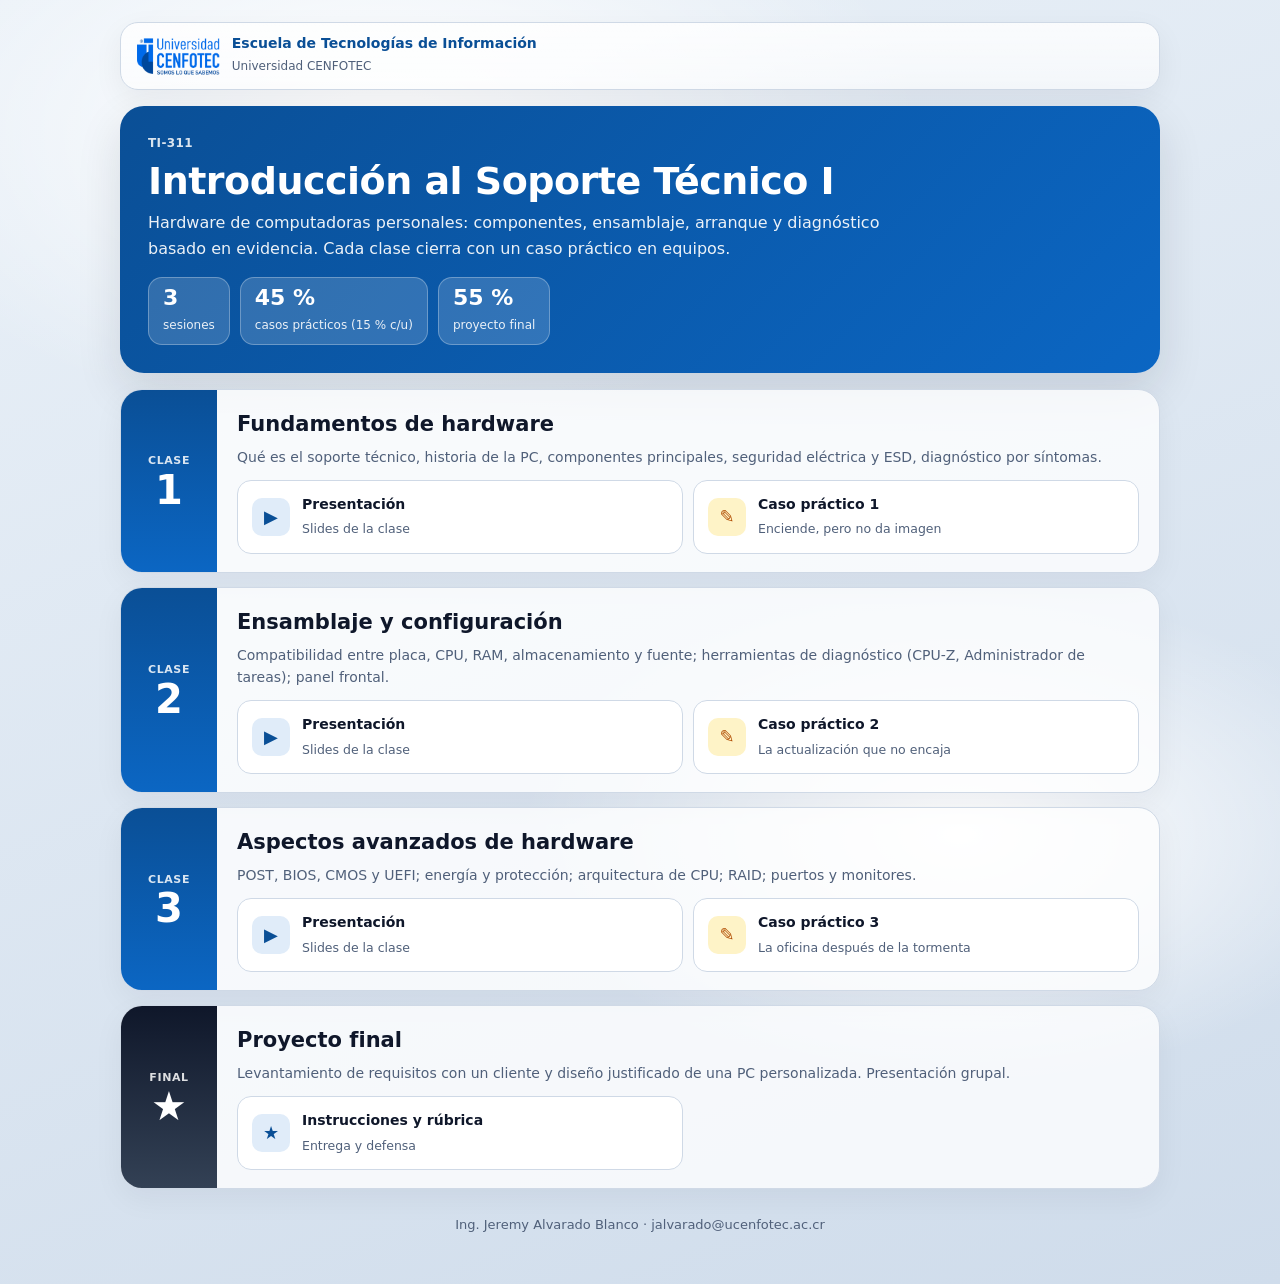
<file: index.html>
<!doctype html>
<html lang="es">
<head>
<meta charset="utf-8">
<meta name="viewport" content="width=device-width,initial-scale=1">
<title>Soporte Técnico I · TI-311</title>
<link rel="stylesheet" href="curso.css">
<style>
  .sessions{display:grid;gap:14px;margin-top:16px}
  .session{
    display:grid;grid-template-columns:96px 1fr;gap:0;
    background:rgba(255,255,255,.78);border:1px solid var(--stroke);border-radius:22px;overflow:hidden;
    box-shadow:0 10px 30px rgba(15,23,42,.05);
  }
  .session .num{
    background:linear-gradient(180deg, var(--brand2), var(--brand));color:#fff;
    display:flex;flex-direction:column;align-items:center;justify-content:center;
  }
  .session .num small{font-size:11px;font-weight:700;letter-spacing:.6px;opacity:.85}
  .session .num b{font-size:40px;line-height:1}
  .session .body{padding:18px 20px}
  .session h2{margin:0;font-size:21px;color:var(--text)}
  .session p{margin:4px 0 12px;color:var(--muted);font-size:14px}
  .links{display:grid;grid-template-columns:1fr 1fr;gap:10px}
  .lk{
    display:flex;align-items:center;gap:12px;text-decoration:none;color:var(--text);
    border:1px solid var(--stroke);background:#fff;border-radius:14px;padding:12px 14px;transition:.15s;
  }
  .lk:hover{border-color:var(--brand);transform:translateY(-2px);box-shadow:0 8px 20px rgba(11,102,195,.12)}
  .lk .ic{width:38px;height:38px;border-radius:10px;display:grid;place-items:center;flex:none;font-size:18px}
  .lk.cl .ic{background:#e0ecf9;color:var(--brand2)}
  .lk.cs .ic{background:#fef3c7;color:var(--warn)}
  .lk b{display:block;font-size:14px}
  .lk span{font-size:12.5px;color:var(--muted)}
  .project .num{background:linear-gradient(180deg,#0f172a,#334155)}
  .eval{display:flex;gap:10px;flex-wrap:wrap;margin-top:16px}
  .eval div{background:rgba(255,255,255,.16);border:1px solid rgba(255,255,255,.28);border-radius:14px;padding:8px 14px}
  .eval b{font-size:22px;display:block;line-height:1.1}
  .eval span{font-size:12px;opacity:.9}
  @media (max-width:640px){
    .session{grid-template-columns:1fr}
    .session .num{flex-direction:row;gap:10px;padding:10px}
    .session .num b{font-size:26px}
    .links{grid-template-columns:1fr}
  }
</style>
</head>
<body>
<div class="wrap">

  <div class="topbar">
    <div class="brand">
      <img src="cenfotec-logo.png" alt="Universidad CENFOTEC">
      <div><b>Escuela de Tecnologías de Información</b><span>Universidad CENFOTEC</span></div>
    </div>
  </div>

  <header class="hero">
    <div class="kicker">TI-311</div>
    <h1>Introducción al Soporte Técnico I</h1>
    <p>Hardware de computadoras personales: componentes, ensamblaje, arranque y diagnóstico basado en evidencia. Cada clase cierra con un caso práctico en equipos.</p>
    <div class="eval">
      <div><b>3</b><span>sesiones</span></div>
      <div><b>45 %</b><span>casos prácticos (15 % c/u)</span></div>
      <div><b>55 %</b><span>proyecto final</span></div>
    </div>
  </header>

  <div class="sessions">

    <div class="session">
      <div class="num"><small>CLASE</small><b>1</b></div>
      <div class="body">
        <h2>Fundamentos de hardware</h2>
        <p>Qué es el soporte técnico, historia de la PC, componentes principales, seguridad eléctrica y ESD, diagnóstico por síntomas.</p>
        <div class="links">
          <a class="lk cl" href="Clase1.html"><span class="ic">▶</span><div><b>Presentación</b><span>Slides de la clase</span></div></a>
          <a class="lk cs" href="caso1.html"><span class="ic">✎</span><div><b>Caso práctico 1</b><span>Enciende, pero no da imagen</span></div></a>
        </div>
      </div>
    </div>

    <div class="session">
      <div class="num"><small>CLASE</small><b>2</b></div>
      <div class="body">
        <h2>Ensamblaje y configuración</h2>
        <p>Compatibilidad entre placa, CPU, RAM, almacenamiento y fuente; herramientas de diagnóstico (CPU-Z, Administrador de tareas); panel frontal.</p>
        <div class="links">
          <a class="lk cl" href="clase2.html"><span class="ic">▶</span><div><b>Presentación</b><span>Slides de la clase</span></div></a>
          <a class="lk cs" href="caso2.html"><span class="ic">✎</span><div><b>Caso práctico 2</b><span>La actualización que no encaja</span></div></a>
        </div>
      </div>
    </div>

    <div class="session">
      <div class="num"><small>CLASE</small><b>3</b></div>
      <div class="body">
        <h2>Aspectos avanzados de hardware</h2>
        <p>POST, BIOS, CMOS y UEFI; energía y protección; arquitectura de CPU; RAID; puertos y monitores.</p>
        <div class="links">
          <a class="lk cl" href="clase3.html"><span class="ic">▶</span><div><b>Presentación</b><span>Slides de la clase</span></div></a>
          <a class="lk cs" href="caso3.html"><span class="ic">✎</span><div><b>Caso práctico 3</b><span>La oficina después de la tormenta</span></div></a>
        </div>
      </div>
    </div>

    <div class="session project">
      <div class="num"><small>FINAL</small><b>★</b></div>
      <div class="body">
        <h2>Proyecto final</h2>
        <p>Levantamiento de requisitos con un cliente y diseño justificado de una PC personalizada. Presentación grupal.</p>
        <div class="links">
          <a class="lk cl" href="proyecto.html"><span class="ic">★</span><div><b>Instrucciones y rúbrica</b><span>Entrega y defensa</span></div></a>
        </div>
      </div>
    </div>

  </div>

  <div class="footer">Ing. Jeremy Alvarado Blanco · jalvarado@ucenfotec.ac.cr</div>
</div>
</body>
</html>
</file>
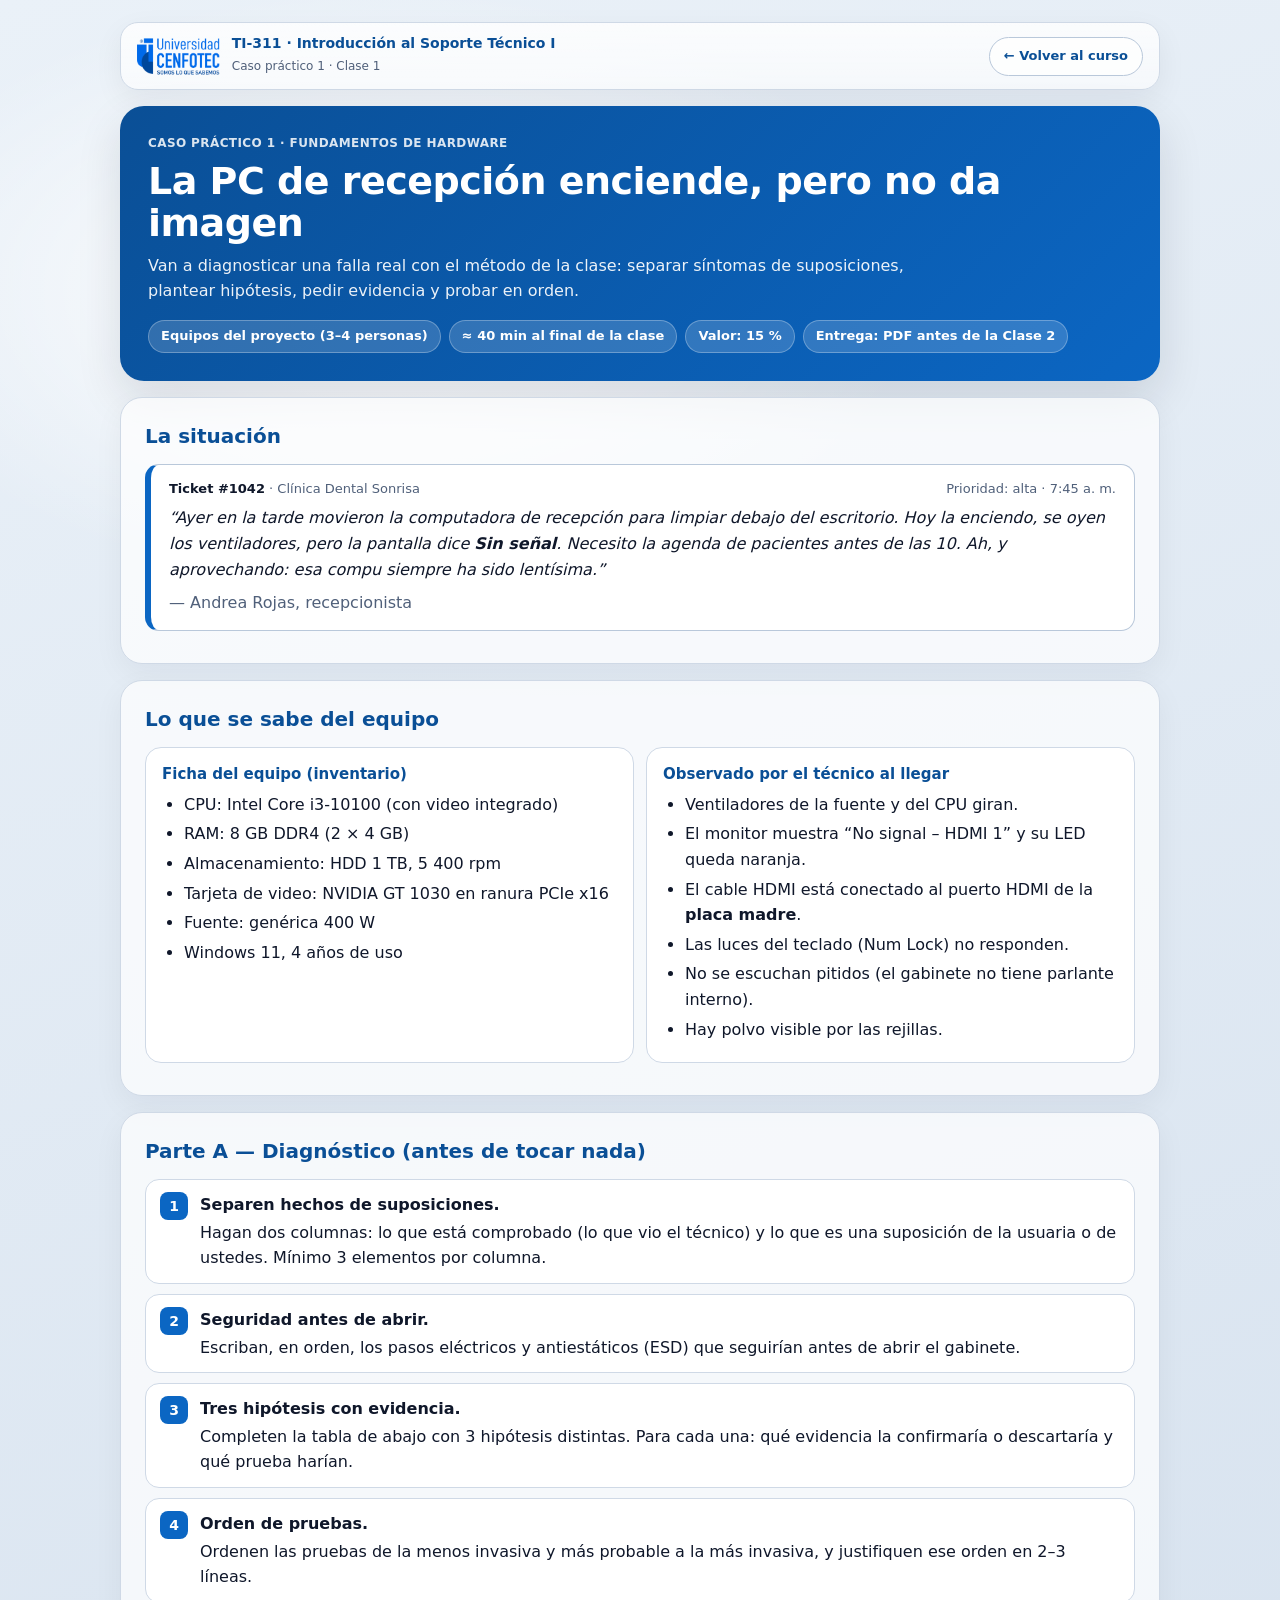
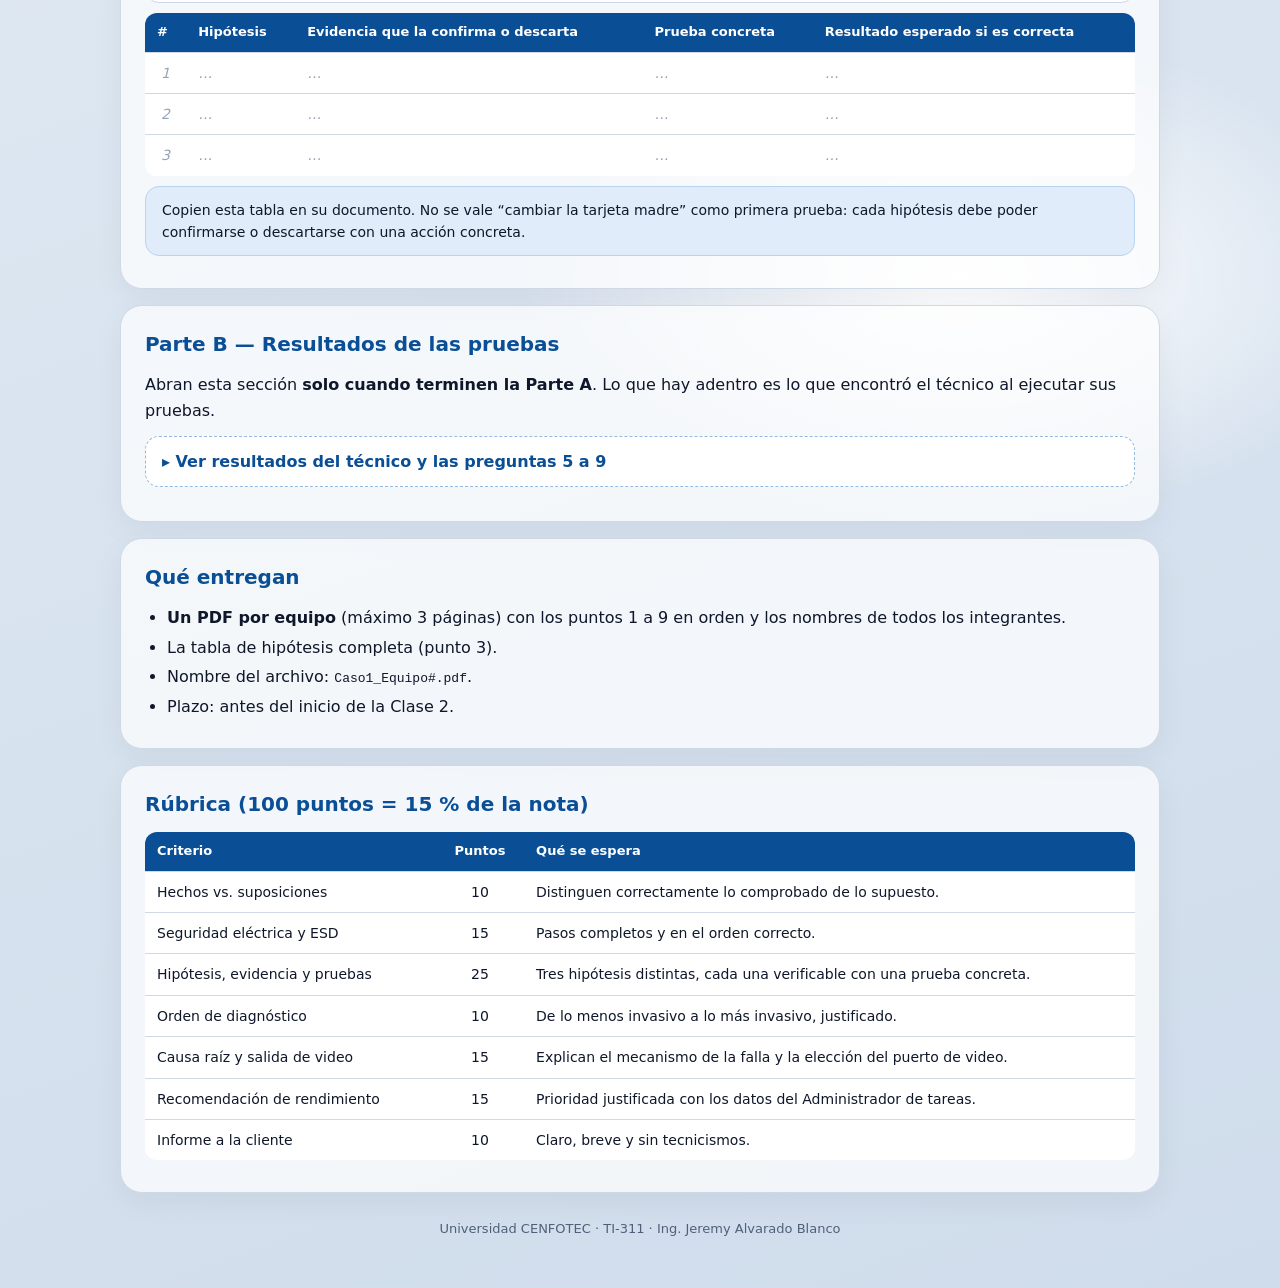
<file: caso1.html>
<!doctype html>
<html lang="es">
<head>
<meta charset="utf-8">
<meta name="viewport" content="width=device-width,initial-scale=1">
<title>Caso práctico 1 · Enciende pero no da imagen</title>
<link rel="stylesheet" href="curso.css">
</head>
<body>
<div class="wrap">

  <div class="topbar">
    <div class="brand">
      <img src="cenfotec-logo.png" alt="Universidad CENFOTEC">
      <div><b>TI-311 · Introducción al Soporte Técnico I</b><span>Caso práctico 1 · Clase 1</span></div>
    </div>
    <a class="back" href="index.html">← Volver al curso</a>
  </div>

  <header class="hero">
    <div class="kicker">Caso práctico 1 · Fundamentos de hardware</div>
    <h1>La PC de recepción enciende, pero no da imagen</h1>
    <p>Van a diagnosticar una falla real con el método de la clase: separar síntomas de suposiciones, plantear hipótesis, pedir evidencia y probar en orden.</p>
    <div class="meta">
      <span>Equipos del proyecto (3–4 personas)</span>
      <span>≈ 40 min al final de la clase</span>
      <span>Valor: 15 %</span>
      <span>Entrega: PDF antes de la Clase 2</span>
    </div>
  </header>

  <section class="section">
    <h2>La situación</h2>
    <div class="ticket">
      <div class="head"><span><b>Ticket #1042</b> · Clínica Dental Sonrisa</span><span>Prioridad: alta · 7:45 a. m.</span></div>
      <blockquote>“Ayer en la tarde movieron la computadora de recepción para limpiar debajo del escritorio. Hoy la enciendo, se oyen los ventiladores, pero la pantalla dice <b>Sin señal</b>. Necesito la agenda de pacientes antes de las 10. Ah, y aprovechando: esa compu siempre ha sido lentísima.”</blockquote>
      <p class="muted" style="margin:8px 0 0">— Andrea Rojas, recepcionista</p>
    </div>
  </section>

  <section class="section">
    <h2>Lo que se sabe del equipo</h2>
    <div class="grid2">
      <div class="card">
        <h4>Ficha del equipo (inventario)</h4>
        <ul>
          <li>CPU: Intel Core i3-10100 (con video integrado)</li>
          <li>RAM: 8 GB DDR4 (2 × 4 GB)</li>
          <li>Almacenamiento: HDD 1 TB, 5 400 rpm</li>
          <li>Tarjeta de video: NVIDIA GT 1030 en ranura PCIe x16</li>
          <li>Fuente: genérica 400 W</li>
          <li>Windows 11, 4 años de uso</li>
        </ul>
      </div>
      <div class="card">
        <h4>Observado por el técnico al llegar</h4>
        <ul>
          <li>Ventiladores de la fuente y del CPU giran.</li>
          <li>El monitor muestra “No signal – HDMI 1” y su LED queda naranja.</li>
          <li>El cable HDMI está conectado al puerto HDMI de la <b>placa madre</b>.</li>
          <li>Las luces del teclado (Num Lock) no responden.</li>
          <li>No se escuchan pitidos (el gabinete no tiene parlante interno).</li>
          <li>Hay polvo visible por las rejillas.</li>
        </ul>
      </div>
    </div>
  </section>

  <section class="section">
    <h2>Parte A — Diagnóstico (antes de tocar nada)</h2>
    <ol class="steps">
      <li><b class="t">Separen hechos de suposiciones.</b>Hagan dos columnas: lo que está comprobado (lo que vio el técnico) y lo que es una suposición de la usuaria o de ustedes. Mínimo 3 elementos por columna.</li>
      <li><b class="t">Seguridad antes de abrir.</b>Escriban, en orden, los pasos eléctricos y antiestáticos (ESD) que seguirían antes de abrir el gabinete.</li>
      <li><b class="t">Tres hipótesis con evidencia.</b>Completen la tabla de abajo con 3 hipótesis distintas. Para cada una: qué evidencia la confirmaría o descartaría y qué prueba harían.</li>
      <li><b class="t">Orden de pruebas.</b>Ordenen las pruebas de la menos invasiva y más probable a la más invasiva, y justifiquen ese orden en 2–3 líneas.</li>
    </ol>
    <div class="tbl-wrap">
      <table>
        <tr><th>#</th><th>Hipótesis</th><th>Evidencia que la confirma o descarta</th><th>Prueba concreta</th><th>Resultado esperado si es correcta</th></tr>
        <tr class="fill"><td class="c">1</td><td>…</td><td>…</td><td>…</td><td>…</td></tr>
        <tr class="fill"><td class="c">2</td><td>…</td><td>…</td><td>…</td><td>…</td></tr>
        <tr class="fill"><td class="c">3</td><td>…</td><td>…</td><td>…</td><td>…</td></tr>
      </table>
    </div>
    <div class="note info">Copien esta tabla en su documento. No se vale “cambiar la tarjeta madre” como primera prueba: cada hipótesis debe poder confirmarse o descartarse con una acción concreta.</div>
  </section>

  <section class="section">
    <h2>Parte B — Resultados de las pruebas</h2>
    <p>Abran esta sección <b>solo cuando terminen la Parte A</b>. Lo que hay adentro es lo que encontró el técnico al ejecutar sus pruebas.</p>
    <details class="reveal">
      <summary>Ver resultados del técnico y las preguntas 5 a 9</summary>
      <div class="in">
        <ol>
          <li>Pasó el HDMI del monitor a la salida de la GT 1030: <b>sigue sin señal</b>.</li>
          <li>Con el equipo desconectado y aplicando ESD, abrió el gabinete: uno de los dos módulos de RAM estaba <b>levantado de un lado</b>, fuera del seguro.</li>
          <li>Reinsertó ambos módulos hasta que cerraron los seguros, dejó el HDMI en la GT 1030 y encendió: <b>da imagen, Windows inicia normal</b>.</li>
          <li>Ya en Windows, abrió el Administrador de tareas → Rendimiento a los 5 minutos de encender, con el navegador y el sistema de agenda abiertos:</li>
        </ol>
        <div class="screen">
<span class="k">CPU</span>      14 %   3.60 GHz<br>
<span class="k">Memoria</span>  <span class="bad">7.5 / 7.8 GB (96 %)</span><br>
<span class="k">Disco 0</span>  <span class="bad">100 %</span>   HDD   tiempo de respuesta medio: 480 ms<br>
<span class="k">GPU 0</span>    3 %    NVIDIA GeForce GT 1030
        </div>
        <ol class="steps" start="5" style="counter-reset:s 4">
      <li><b class="t">Causa raíz.</b>Expliquen qué causó la falla y por qué mover el equipo pudo provocarla. Indiquen cuál de sus hipótesis acertó y cuáles quedaron descartadas.</li>
      <li><b class="t">La salida de video.</b>¿Por qué el monitor también debe quedar conectado a la GT 1030 y no a la placa madre? Respondan en 2–3 líneas.</li>
      <li><b class="t">La lentitud.</b>Con los datos del Administrador de tareas, digan qué mejorarían primero (RAM, SSD o ambos), en qué orden y por qué. Citen los números que usan como evidencia.</li>
      <li><b class="t">Prevención.</b>Propongan 2 medidas para que esto no vuelva a pasar (por ejemplo, durante limpiezas o traslados).</li>
      <li><b class="t">Mensaje para Andrea.</b>Redacten el informe para la cliente en 5–8 líneas, sin tecnicismos: qué pasó, qué hicieron, qué recomiendan.</li>
        </ol>
      </div>
    </details>
  </section>

  <section class="section">
    <h2>Qué entregan</h2>
    <ul>
      <li><b>Un PDF por equipo</b> (máximo 3 páginas) con los puntos 1 a 9 en orden y los nombres de todos los integrantes.</li>
      <li>La tabla de hipótesis completa (punto 3).</li>
      <li>Nombre del archivo: <code>Caso1_Equipo#.pdf</code>.</li>
      <li>Plazo: antes del inicio de la Clase 2.</li>
    </ul>
  </section>

  <section class="section">
    <h2>Rúbrica (100 puntos = 15 % de la nota)</h2>
    <div class="tbl-wrap">
      <table>
        <tr><th>Criterio</th><th class="c">Puntos</th><th>Qué se espera</th></tr>
        <tr><td>Hechos vs. suposiciones</td><td class="c">10</td><td>Distinguen correctamente lo comprobado de lo supuesto.</td></tr>
        <tr><td>Seguridad eléctrica y ESD</td><td class="c">15</td><td>Pasos completos y en el orden correcto.</td></tr>
        <tr><td>Hipótesis, evidencia y pruebas</td><td class="c">25</td><td>Tres hipótesis distintas, cada una verificable con una prueba concreta.</td></tr>
        <tr><td>Orden de diagnóstico</td><td class="c">10</td><td>De lo menos invasivo a lo más invasivo, justificado.</td></tr>
        <tr><td>Causa raíz y salida de video</td><td class="c">15</td><td>Explican el mecanismo de la falla y la elección del puerto de video.</td></tr>
        <tr><td>Recomendación de rendimiento</td><td class="c">15</td><td>Prioridad justificada con los datos del Administrador de tareas.</td></tr>
        <tr><td>Informe a la cliente</td><td class="c">10</td><td>Claro, breve y sin tecnicismos.</td></tr>
      </table>
    </div>
  </section>

  <div class="footer">Universidad CENFOTEC · TI-311 · Ing. Jeremy Alvarado Blanco</div>
</div>
</body>
</html>
</file>
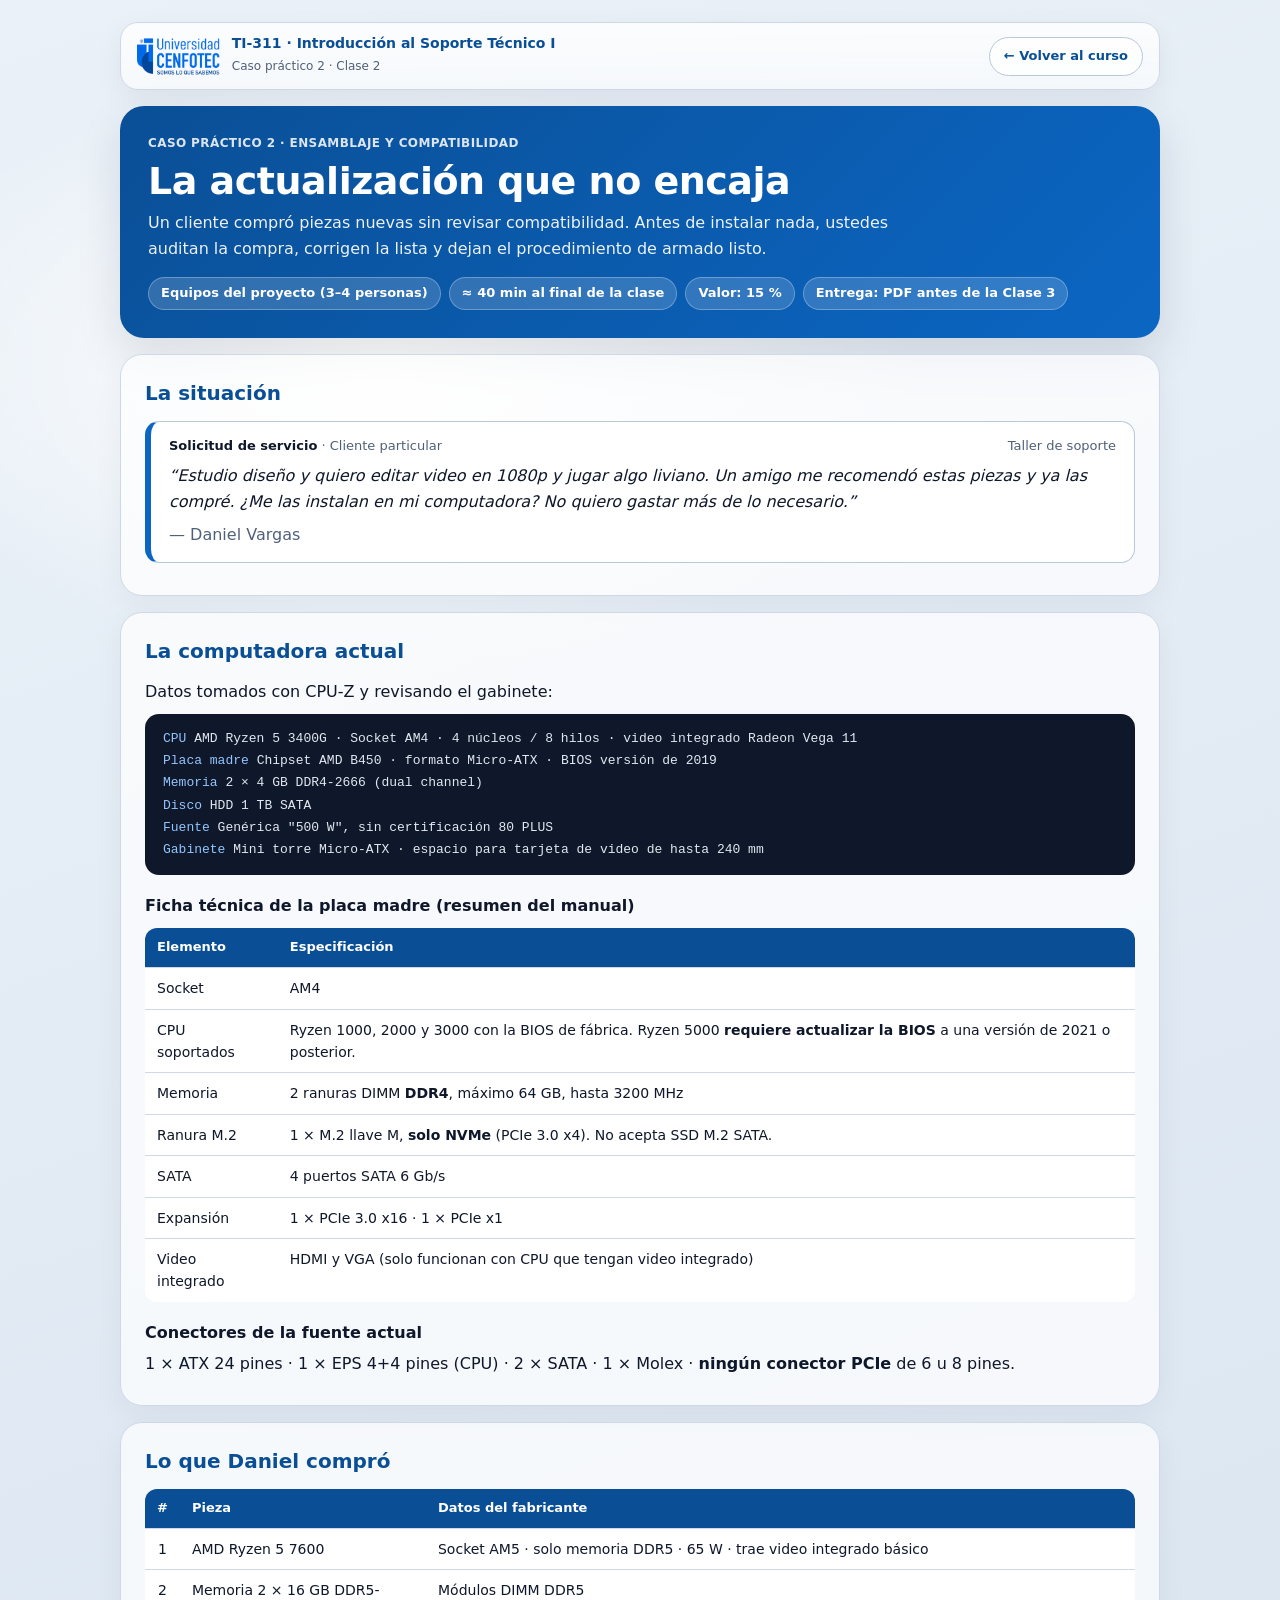
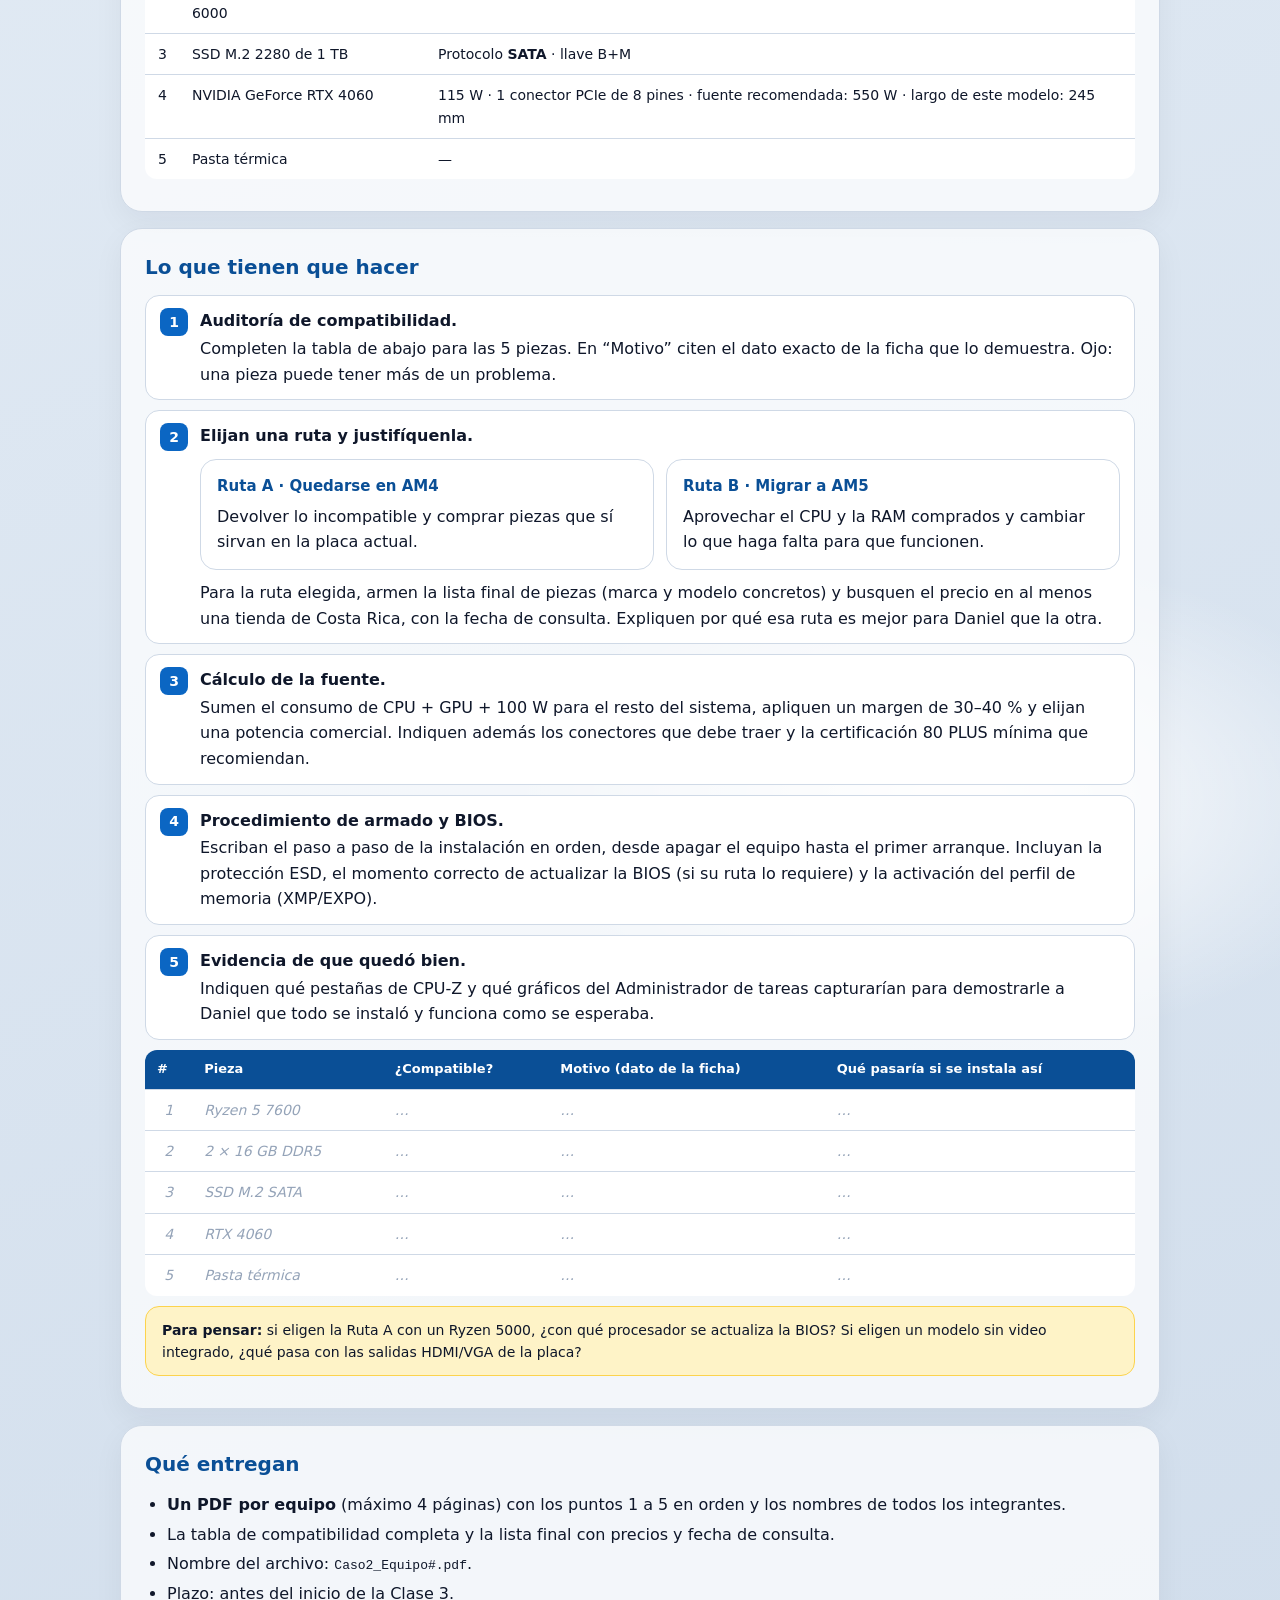
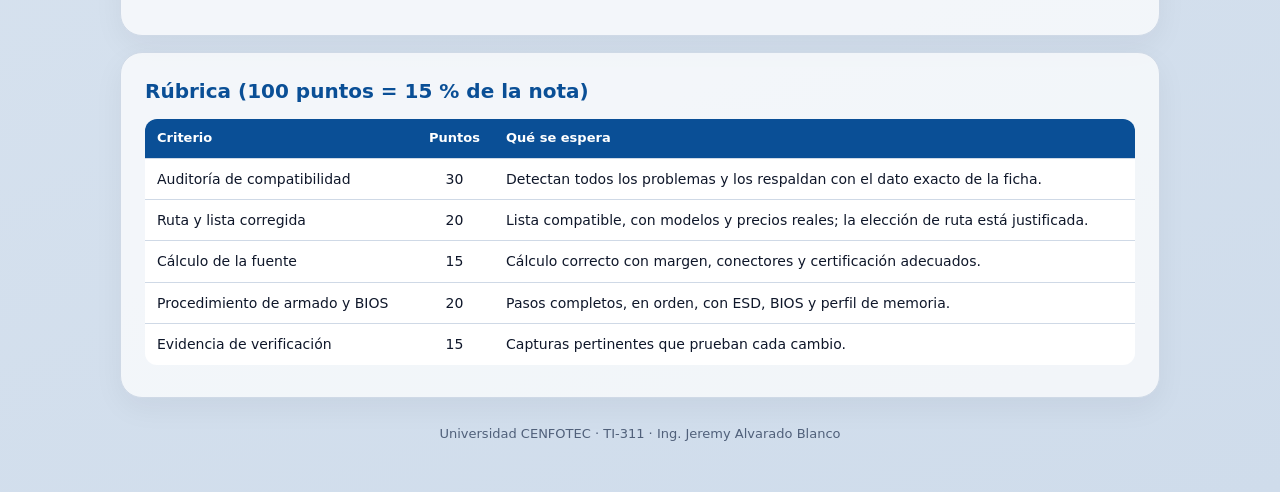
<file: caso2.html>
<!doctype html>
<html lang="es">
<head>
<meta charset="utf-8">
<meta name="viewport" content="width=device-width,initial-scale=1">
<title>Caso práctico 2 · La actualización que no encaja</title>
<link rel="stylesheet" href="curso.css">
</head>
<body>
<div class="wrap">

  <div class="topbar">
    <div class="brand">
      <img src="cenfotec-logo.png" alt="Universidad CENFOTEC">
      <div><b>TI-311 · Introducción al Soporte Técnico I</b><span>Caso práctico 2 · Clase 2</span></div>
    </div>
    <a class="back" href="index.html">← Volver al curso</a>
  </div>

  <header class="hero">
    <div class="kicker">Caso práctico 2 · Ensamblaje y compatibilidad</div>
    <h1>La actualización que no encaja</h1>
    <p>Un cliente compró piezas nuevas sin revisar compatibilidad. Antes de instalar nada, ustedes auditan la compra, corrigen la lista y dejan el procedimiento de armado listo.</p>
    <div class="meta">
      <span>Equipos del proyecto (3–4 personas)</span>
      <span>≈ 40 min al final de la clase</span>
      <span>Valor: 15 %</span>
      <span>Entrega: PDF antes de la Clase 3</span>
    </div>
  </header>

  <section class="section">
    <h2>La situación</h2>
    <div class="ticket">
      <div class="head"><span><b>Solicitud de servicio</b> · Cliente particular</span><span>Taller de soporte</span></div>
      <blockquote>“Estudio diseño y quiero editar video en 1080p y jugar algo liviano. Un amigo me recomendó estas piezas y ya las compré. ¿Me las instalan en mi computadora? No quiero gastar más de lo necesario.”</blockquote>
      <p class="muted" style="margin:8px 0 0">— Daniel Vargas</p>
    </div>
  </section>

  <section class="section">
    <h2>La computadora actual</h2>
    <p>Datos tomados con CPU-Z y revisando el gabinete:</p>
    <div class="screen">
<span class="k">CPU</span>          AMD Ryzen 5 3400G · Socket AM4 · 4 núcleos / 8 hilos · video integrado Radeon Vega 11<br>
<span class="k">Placa madre</span>  Chipset AMD B450 · formato Micro-ATX · BIOS versión de 2019<br>
<span class="k">Memoria</span>      2 × 4 GB DDR4-2666 (dual channel)<br>
<span class="k">Disco</span>        HDD 1 TB SATA<br>
<span class="k">Fuente</span>       Genérica "500 W", sin certificación 80 PLUS<br>
<span class="k">Gabinete</span>     Mini torre Micro-ATX · espacio para tarjeta de video de hasta 240 mm
    </div>

    <h3>Ficha técnica de la placa madre (resumen del manual)</h3>
    <div class="tbl-wrap">
      <table>
        <tr><th>Elemento</th><th>Especificación</th></tr>
        <tr><td>Socket</td><td>AM4</td></tr>
        <tr><td>CPU soportados</td><td>Ryzen 1000, 2000 y 3000 con la BIOS de fábrica. Ryzen 5000 <b>requiere actualizar la BIOS</b> a una versión de 2021 o posterior.</td></tr>
        <tr><td>Memoria</td><td>2 ranuras DIMM <b>DDR4</b>, máximo 64 GB, hasta 3200 MHz</td></tr>
        <tr><td>Ranura M.2</td><td>1 × M.2 llave M, <b>solo NVMe</b> (PCIe 3.0 x4). No acepta SSD M.2 SATA.</td></tr>
        <tr><td>SATA</td><td>4 puertos SATA 6 Gb/s</td></tr>
        <tr><td>Expansión</td><td>1 × PCIe 3.0 x16 · 1 × PCIe x1</td></tr>
        <tr><td>Video integrado</td><td>HDMI y VGA (solo funcionan con CPU que tengan video integrado)</td></tr>
      </table>
    </div>

    <h3>Conectores de la fuente actual</h3>
    <p>1 × ATX 24 pines · 1 × EPS 4+4 pines (CPU) · 2 × SATA · 1 × Molex · <b>ningún conector PCIe</b> de 6 u 8 pines.</p>
  </section>

  <section class="section">
    <h2>Lo que Daniel compró</h2>
    <div class="tbl-wrap">
      <table>
        <tr><th>#</th><th>Pieza</th><th>Datos del fabricante</th></tr>
        <tr><td class="c">1</td><td>AMD Ryzen 5 7600</td><td>Socket AM5 · solo memoria DDR5 · 65 W · trae video integrado básico</td></tr>
        <tr><td class="c">2</td><td>Memoria 2 × 16 GB DDR5-6000</td><td>Módulos DIMM DDR5</td></tr>
        <tr><td class="c">3</td><td>SSD M.2 2280 de 1 TB</td><td>Protocolo <b>SATA</b> · llave B+M</td></tr>
        <tr><td class="c">4</td><td>NVIDIA GeForce RTX 4060</td><td>115 W · 1 conector PCIe de 8 pines · fuente recomendada: 550 W · largo de este modelo: 245 mm</td></tr>
        <tr><td class="c">5</td><td>Pasta térmica</td><td>—</td></tr>
      </table>
    </div>
  </section>

  <section class="section">
    <h2>Lo que tienen que hacer</h2>
    <ol class="steps">
      <li><b class="t">Auditoría de compatibilidad.</b>Completen la tabla de abajo para las 5 piezas. En “Motivo” citen el dato exacto de la ficha que lo demuestra. Ojo: una pieza puede tener más de un problema.</li>
      <li><b class="t">Elijan una ruta y justifíquenla.</b>
        <div class="grid2">
          <div class="card"><h4>Ruta A · Quedarse en AM4</h4>Devolver lo incompatible y comprar piezas que sí sirvan en la placa actual.</div>
          <div class="card"><h4>Ruta B · Migrar a AM5</h4>Aprovechar el CPU y la RAM comprados y cambiar lo que haga falta para que funcionen.</div>
        </div>
        Para la ruta elegida, armen la lista final de piezas (marca y modelo concretos) y busquen el precio en al menos una tienda de Costa Rica, con la fecha de consulta. Expliquen por qué esa ruta es mejor para Daniel que la otra.</li>
      <li><b class="t">Cálculo de la fuente.</b>Sumen el consumo de CPU + GPU + 100 W para el resto del sistema, apliquen un margen de 30–40 % y elijan una potencia comercial. Indiquen además los conectores que debe traer y la certificación 80 PLUS mínima que recomiendan.</li>
      <li><b class="t">Procedimiento de armado y BIOS.</b>Escriban el paso a paso de la instalación en orden, desde apagar el equipo hasta el primer arranque. Incluyan la protección ESD, el momento correcto de actualizar la BIOS (si su ruta lo requiere) y la activación del perfil de memoria (XMP/EXPO).</li>
      <li><b class="t">Evidencia de que quedó bien.</b>Indiquen qué pestañas de CPU-Z y qué gráficos del Administrador de tareas capturarían para demostrarle a Daniel que todo se instaló y funciona como se esperaba.</li>
    </ol>
    <div class="tbl-wrap">
      <table>
        <tr><th>#</th><th>Pieza</th><th>¿Compatible?</th><th>Motivo (dato de la ficha)</th><th>Qué pasaría si se instala así</th></tr>
        <tr class="fill"><td class="c">1</td><td>Ryzen 5 7600</td><td>…</td><td>…</td><td>…</td></tr>
        <tr class="fill"><td class="c">2</td><td>2 × 16 GB DDR5</td><td>…</td><td>…</td><td>…</td></tr>
        <tr class="fill"><td class="c">3</td><td>SSD M.2 SATA</td><td>…</td><td>…</td><td>…</td></tr>
        <tr class="fill"><td class="c">4</td><td>RTX 4060</td><td>…</td><td>…</td><td>…</td></tr>
        <tr class="fill"><td class="c">5</td><td>Pasta térmica</td><td>…</td><td>…</td><td>…</td></tr>
      </table>
    </div>
    <div class="note warn"><b>Para pensar:</b> si eligen la Ruta A con un Ryzen 5000, ¿con qué procesador se actualiza la BIOS? Si eligen un modelo sin video integrado, ¿qué pasa con las salidas HDMI/VGA de la placa?</div>
  </section>

  <section class="section">
    <h2>Qué entregan</h2>
    <ul>
      <li><b>Un PDF por equipo</b> (máximo 4 páginas) con los puntos 1 a 5 en orden y los nombres de todos los integrantes.</li>
      <li>La tabla de compatibilidad completa y la lista final con precios y fecha de consulta.</li>
      <li>Nombre del archivo: <code>Caso2_Equipo#.pdf</code>.</li>
      <li>Plazo: antes del inicio de la Clase 3.</li>
    </ul>
  </section>

  <section class="section">
    <h2>Rúbrica (100 puntos = 15 % de la nota)</h2>
    <div class="tbl-wrap">
      <table>
        <tr><th>Criterio</th><th class="c">Puntos</th><th>Qué se espera</th></tr>
        <tr><td>Auditoría de compatibilidad</td><td class="c">30</td><td>Detectan todos los problemas y los respaldan con el dato exacto de la ficha.</td></tr>
        <tr><td>Ruta y lista corregida</td><td class="c">20</td><td>Lista compatible, con modelos y precios reales; la elección de ruta está justificada.</td></tr>
        <tr><td>Cálculo de la fuente</td><td class="c">15</td><td>Cálculo correcto con margen, conectores y certificación adecuados.</td></tr>
        <tr><td>Procedimiento de armado y BIOS</td><td class="c">20</td><td>Pasos completos, en orden, con ESD, BIOS y perfil de memoria.</td></tr>
        <tr><td>Evidencia de verificación</td><td class="c">15</td><td>Capturas pertinentes que prueban cada cambio.</td></tr>
      </table>
    </div>
  </section>

  <div class="footer">Universidad CENFOTEC · TI-311 · Ing. Jeremy Alvarado Blanco</div>
</div>
</body>
</html>
</file>
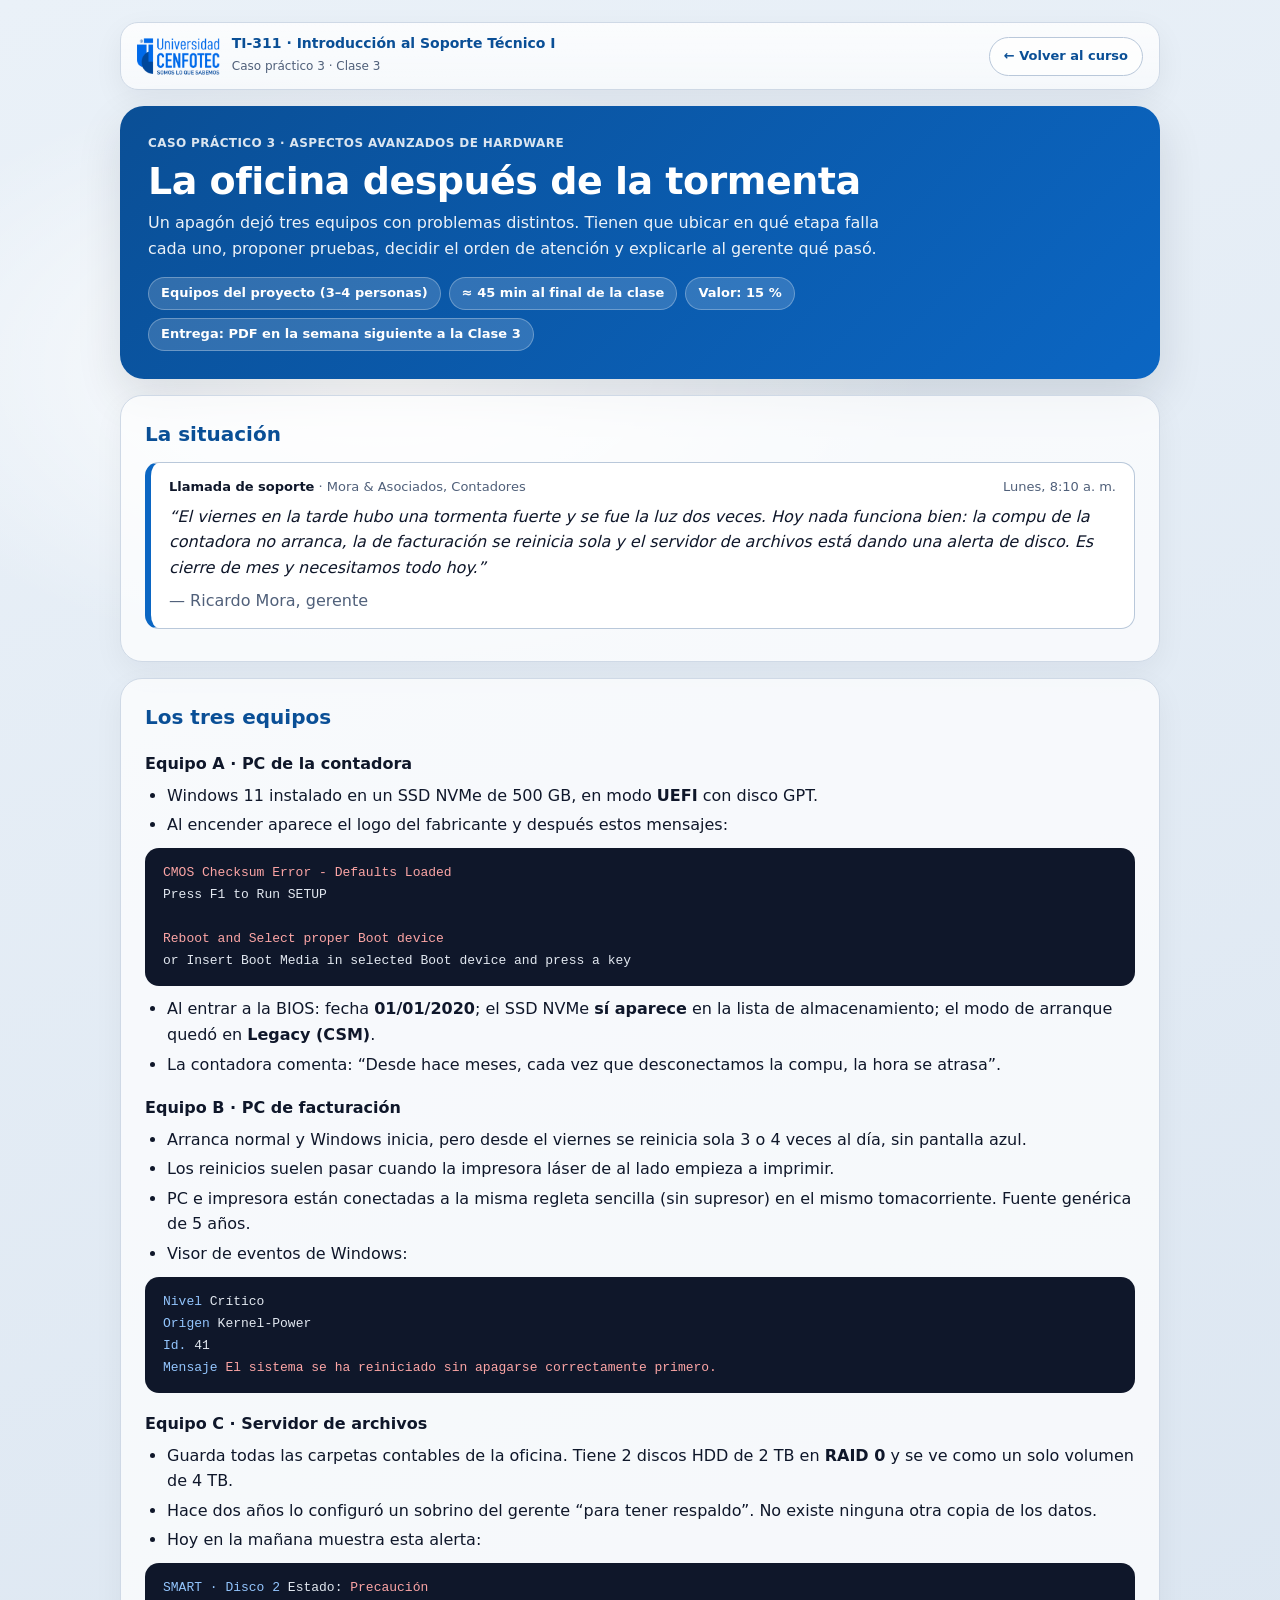
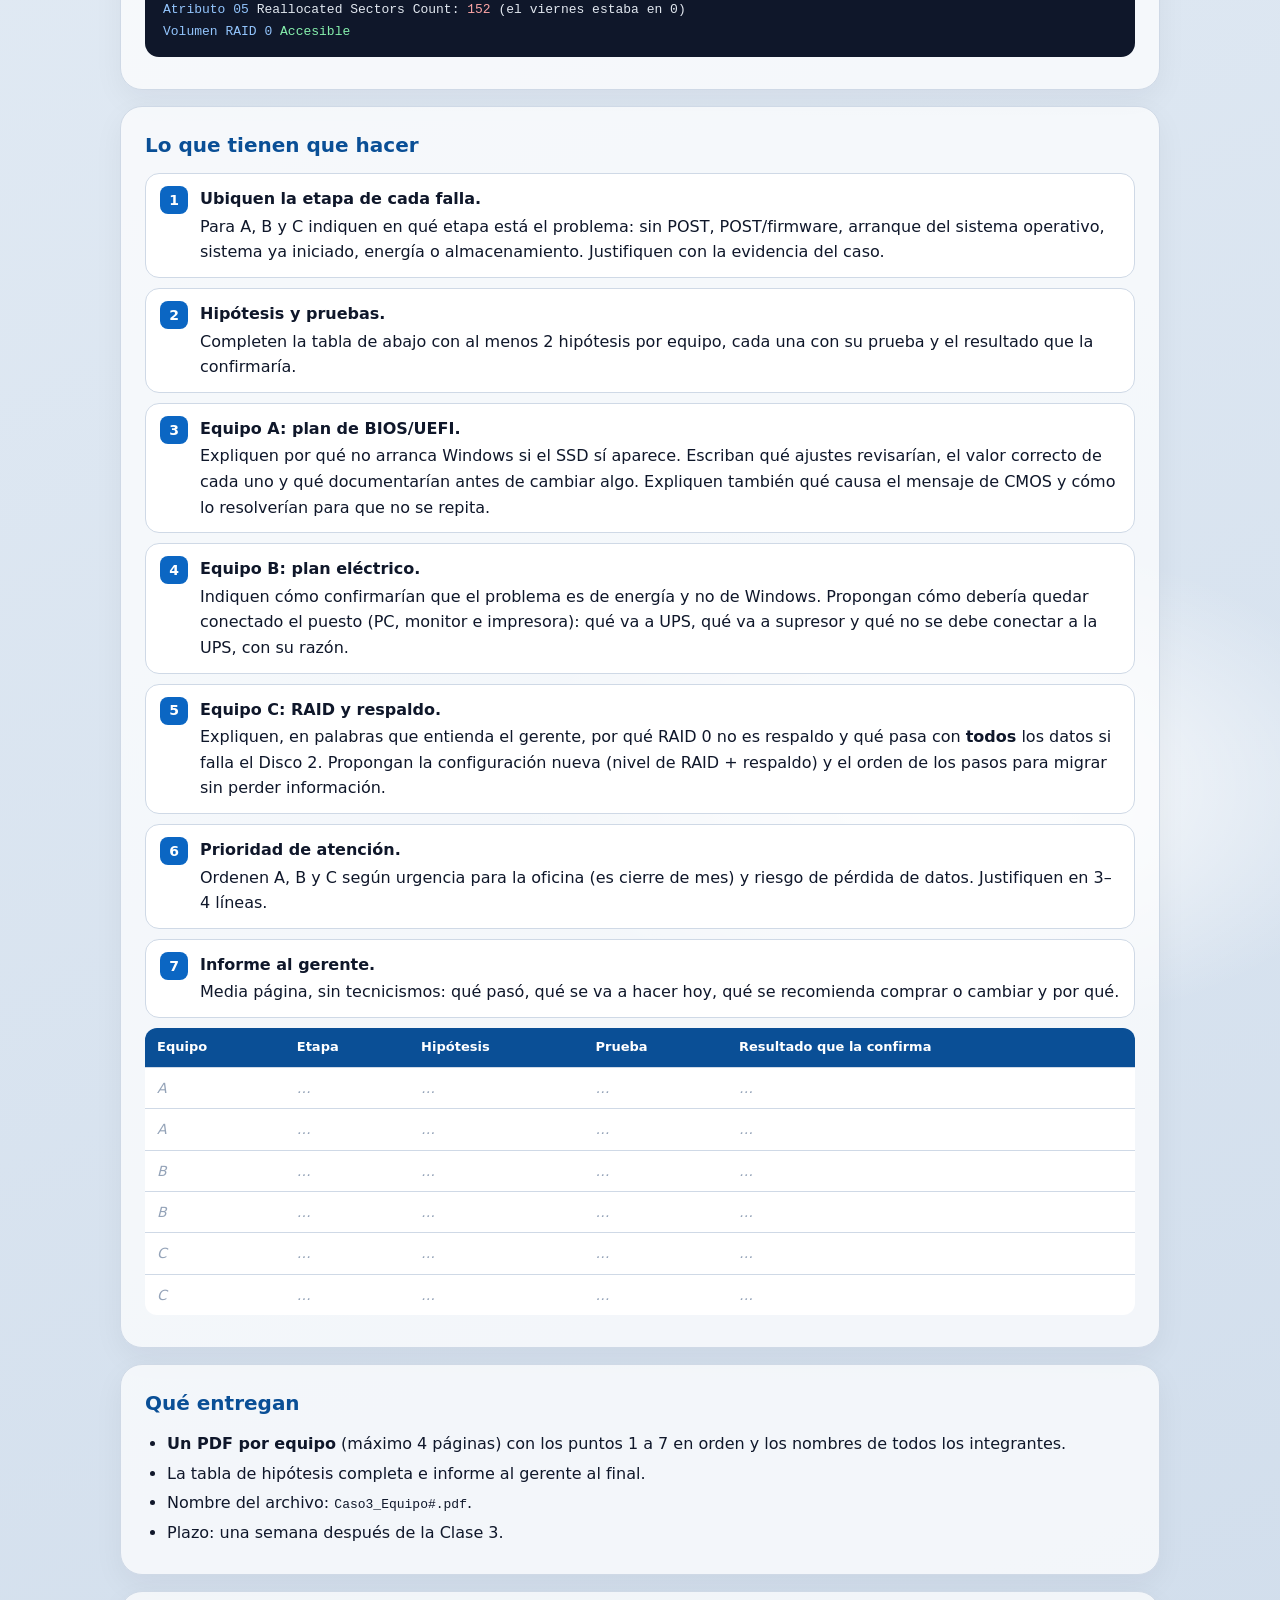
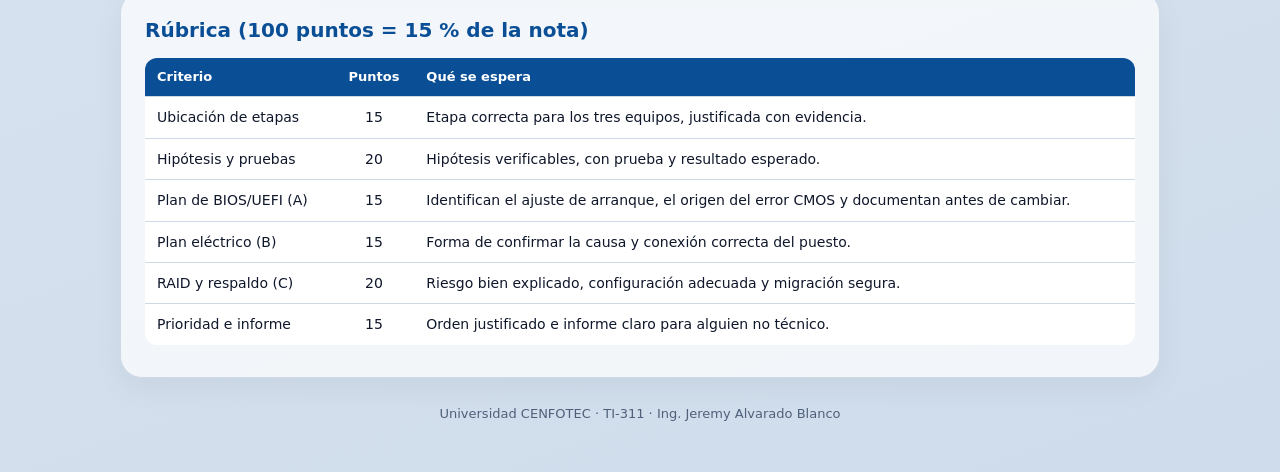
<file: caso3.html>
<!doctype html>
<html lang="es">
<head>
<meta charset="utf-8">
<meta name="viewport" content="width=device-width,initial-scale=1">
<title>Caso práctico 3 · La oficina después de la tormenta</title>
<link rel="stylesheet" href="curso.css">
</head>
<body>
<div class="wrap">

  <div class="topbar">
    <div class="brand">
      <img src="cenfotec-logo.png" alt="Universidad CENFOTEC">
      <div><b>TI-311 · Introducción al Soporte Técnico I</b><span>Caso práctico 3 · Clase 3</span></div>
    </div>
    <a class="back" href="index.html">← Volver al curso</a>
  </div>

  <header class="hero">
    <div class="kicker">Caso práctico 3 · Aspectos avanzados de hardware</div>
    <h1>La oficina después de la tormenta</h1>
    <p>Un apagón dejó tres equipos con problemas distintos. Tienen que ubicar en qué etapa falla cada uno, proponer pruebas, decidir el orden de atención y explicarle al gerente qué pasó.</p>
    <div class="meta">
      <span>Equipos del proyecto (3–4 personas)</span>
      <span>≈ 45 min al final de la clase</span>
      <span>Valor: 15 %</span>
      <span>Entrega: PDF en la semana siguiente a la Clase 3</span>
    </div>
  </header>

  <section class="section">
    <h2>La situación</h2>
    <div class="ticket">
      <div class="head"><span><b>Llamada de soporte</b> · Mora &amp; Asociados, Contadores</span><span>Lunes, 8:10 a. m.</span></div>
      <blockquote>“El viernes en la tarde hubo una tormenta fuerte y se fue la luz dos veces. Hoy nada funciona bien: la compu de la contadora no arranca, la de facturación se reinicia sola y el servidor de archivos está dando una alerta de disco. Es cierre de mes y necesitamos todo hoy.”</blockquote>
      <p class="muted" style="margin:8px 0 0">— Ricardo Mora, gerente</p>
    </div>
  </section>

  <section class="section">
    <h2>Los tres equipos</h2>

    <h3>Equipo A · PC de la contadora</h3>
    <ul>
      <li>Windows 11 instalado en un SSD NVMe de 500 GB, en modo <b>UEFI</b> con disco GPT.</li>
      <li>Al encender aparece el logo del fabricante y después estos mensajes:</li>
    </ul>
    <div class="screen">
<span class="bad">CMOS Checksum Error - Defaults Loaded</span><br>
Press F1 to Run SETUP<br><br>
<span class="bad">Reboot and Select proper Boot device</span><br>
or Insert Boot Media in selected Boot device and press a key
    </div>
    <ul>
      <li>Al entrar a la BIOS: fecha <b>01/01/2020</b>; el SSD NVMe <b>sí aparece</b> en la lista de almacenamiento; el modo de arranque quedó en <b>Legacy (CSM)</b>.</li>
      <li>La contadora comenta: “Desde hace meses, cada vez que desconectamos la compu, la hora se atrasa”.</li>
    </ul>

    <h3>Equipo B · PC de facturación</h3>
    <ul>
      <li>Arranca normal y Windows inicia, pero desde el viernes se reinicia sola 3 o 4 veces al día, sin pantalla azul.</li>
      <li>Los reinicios suelen pasar cuando la impresora láser de al lado empieza a imprimir.</li>
      <li>PC e impresora están conectadas a la misma regleta sencilla (sin supresor) en el mismo tomacorriente. Fuente genérica de 5 años.</li>
      <li>Visor de eventos de Windows:</li>
    </ul>
    <div class="screen">
<span class="k">Nivel</span>     Crítico<br>
<span class="k">Origen</span>    Kernel-Power<br>
<span class="k">Id.</span>       41<br>
<span class="k">Mensaje</span>   <span class="bad">El sistema se ha reiniciado sin apagarse correctamente primero.</span>
    </div>

    <h3>Equipo C · Servidor de archivos</h3>
    <ul>
      <li>Guarda todas las carpetas contables de la oficina. Tiene 2 discos HDD de 2 TB en <b>RAID 0</b> y se ve como un solo volumen de 4 TB.</li>
      <li>Hace dos años lo configuró un sobrino del gerente “para tener respaldo”. No existe ninguna otra copia de los datos.</li>
      <li>Hoy en la mañana muestra esta alerta:</li>
    </ul>
    <div class="screen">
<span class="k">SMART · Disco 2</span>   Estado: <span class="bad">Precaución</span><br>
<span class="k">Atributo 05</span>       Reallocated Sectors Count: <span class="bad">152</span> (el viernes estaba en 0)<br>
<span class="k">Volumen RAID 0</span>    <span class="ok">Accesible</span>
    </div>
  </section>

  <section class="section">
    <h2>Lo que tienen que hacer</h2>
    <ol class="steps">
      <li><b class="t">Ubiquen la etapa de cada falla.</b>Para A, B y C indiquen en qué etapa está el problema: sin POST, POST/firmware, arranque del sistema operativo, sistema ya iniciado, energía o almacenamiento. Justifiquen con la evidencia del caso.</li>
      <li><b class="t">Hipótesis y pruebas.</b>Completen la tabla de abajo con al menos 2 hipótesis por equipo, cada una con su prueba y el resultado que la confirmaría.</li>
      <li><b class="t">Equipo A: plan de BIOS/UEFI.</b>Expliquen por qué no arranca Windows si el SSD sí aparece. Escriban qué ajustes revisarían, el valor correcto de cada uno y qué documentarían antes de cambiar algo. Expliquen también qué causa el mensaje de CMOS y cómo lo resolverían para que no se repita.</li>
      <li><b class="t">Equipo B: plan eléctrico.</b>Indiquen cómo confirmarían que el problema es de energía y no de Windows. Propongan cómo debería quedar conectado el puesto (PC, monitor e impresora): qué va a UPS, qué va a supresor y qué no se debe conectar a la UPS, con su razón.</li>
      <li><b class="t">Equipo C: RAID y respaldo.</b>Expliquen, en palabras que entienda el gerente, por qué RAID 0 no es respaldo y qué pasa con <b>todos</b> los datos si falla el Disco 2. Propongan la configuración nueva (nivel de RAID + respaldo) y el orden de los pasos para migrar sin perder información.</li>
      <li><b class="t">Prioridad de atención.</b>Ordenen A, B y C según urgencia para la oficina (es cierre de mes) y riesgo de pérdida de datos. Justifiquen en 3–4 líneas.</li>
      <li><b class="t">Informe al gerente.</b>Media página, sin tecnicismos: qué pasó, qué se va a hacer hoy, qué se recomienda comprar o cambiar y por qué.</li>
    </ol>
    <div class="tbl-wrap">
      <table>
        <tr><th>Equipo</th><th>Etapa</th><th>Hipótesis</th><th>Prueba</th><th>Resultado que la confirma</th></tr>
        <tr class="fill"><td>A</td><td>…</td><td>…</td><td>…</td><td>…</td></tr>
        <tr class="fill"><td>A</td><td>…</td><td>…</td><td>…</td><td>…</td></tr>
        <tr class="fill"><td>B</td><td>…</td><td>…</td><td>…</td><td>…</td></tr>
        <tr class="fill"><td>B</td><td>…</td><td>…</td><td>…</td><td>…</td></tr>
        <tr class="fill"><td>C</td><td>…</td><td>…</td><td>…</td><td>…</td></tr>
        <tr class="fill"><td>C</td><td>…</td><td>…</td><td>…</td><td>…</td></tr>
      </table>
    </div>
  </section>

  <section class="section">
    <h2>Qué entregan</h2>
    <ul>
      <li><b>Un PDF por equipo</b> (máximo 4 páginas) con los puntos 1 a 7 en orden y los nombres de todos los integrantes.</li>
      <li>La tabla de hipótesis completa e informe al gerente al final.</li>
      <li>Nombre del archivo: <code>Caso3_Equipo#.pdf</code>.</li>
      <li>Plazo: una semana después de la Clase 3.</li>
    </ul>
  </section>

  <section class="section">
    <h2>Rúbrica (100 puntos = 15 % de la nota)</h2>
    <div class="tbl-wrap">
      <table>
        <tr><th>Criterio</th><th class="c">Puntos</th><th>Qué se espera</th></tr>
        <tr><td>Ubicación de etapas</td><td class="c">15</td><td>Etapa correcta para los tres equipos, justificada con evidencia.</td></tr>
        <tr><td>Hipótesis y pruebas</td><td class="c">20</td><td>Hipótesis verificables, con prueba y resultado esperado.</td></tr>
        <tr><td>Plan de BIOS/UEFI (A)</td><td class="c">15</td><td>Identifican el ajuste de arranque, el origen del error CMOS y documentan antes de cambiar.</td></tr>
        <tr><td>Plan eléctrico (B)</td><td class="c">15</td><td>Forma de confirmar la causa y conexión correcta del puesto.</td></tr>
        <tr><td>RAID y respaldo (C)</td><td class="c">20</td><td>Riesgo bien explicado, configuración adecuada y migración segura.</td></tr>
        <tr><td>Prioridad e informe</td><td class="c">15</td><td>Orden justificado e informe claro para alguien no técnico.</td></tr>
      </table>
    </div>
  </section>

  <div class="footer">Universidad CENFOTEC · TI-311 · Ing. Jeremy Alvarado Blanco</div>
</div>
</body>
</html>
</file>
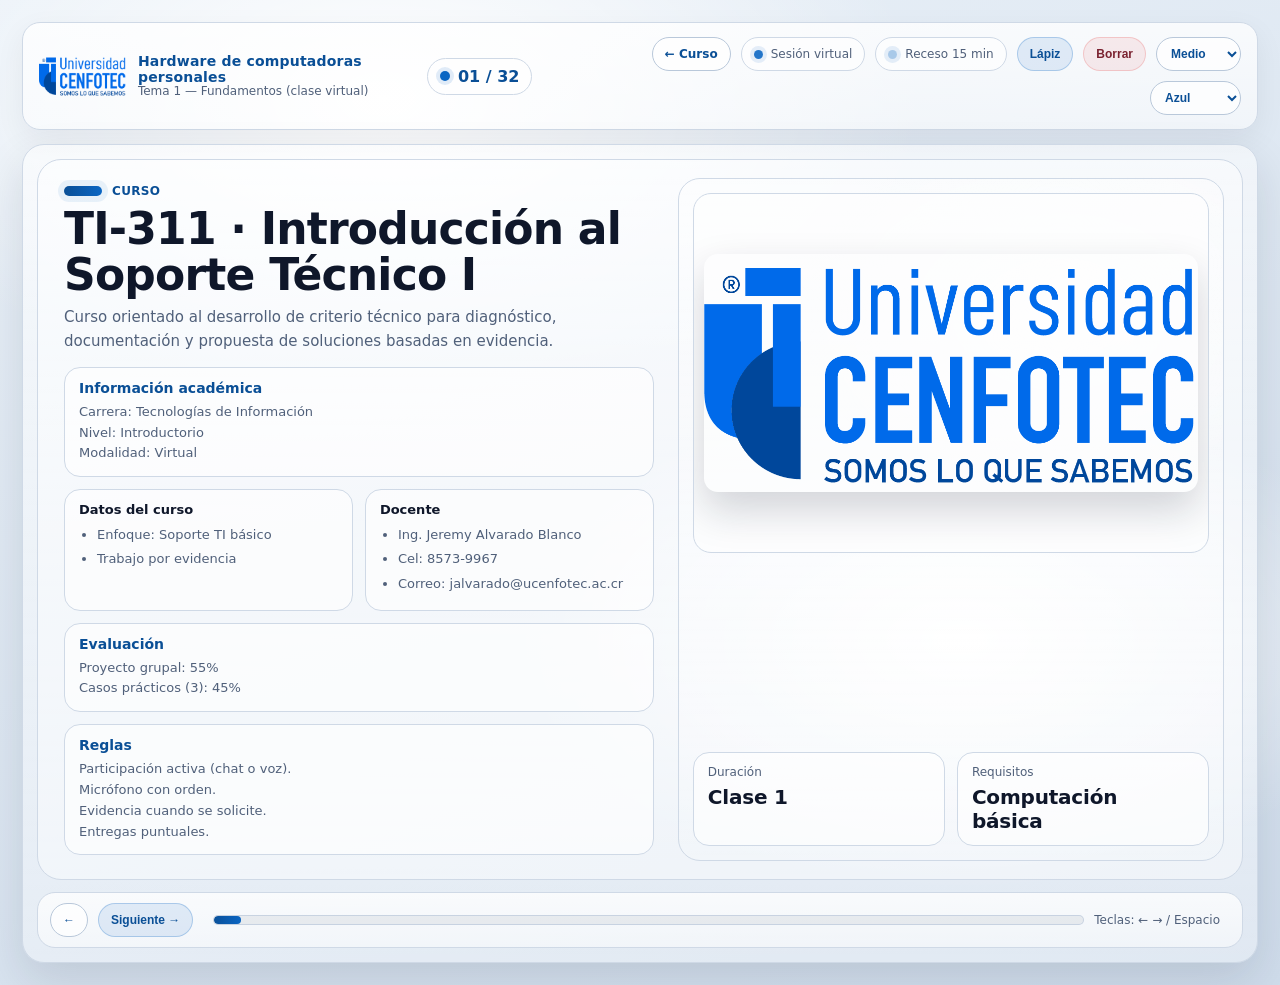
<file: Clase1.html>
<!doctype html>
<html lang="es">
<head>
  <meta charset="utf-8"/>
  <meta name="viewport" content="width=device-width,initial-scale=1"/>
  <title>TI-311 · Clase 1 — Fundamentos de hardware</title>
  <style>
    :root{
      --bg1:#eaf1f8;
      --bg2:#cfdceb;
      --card:#ffffffcc;
      --card2:#ffffffd9;
      --stroke:#cfd9e6;
      --stroke2:#b9c8da;
      --text:#0f172a;
      --muted:#50607a;
      --brand:#0b66c3;
      --brand2:#0a4f96;
      --shadow: 0 18px 45px rgba(15, 23, 42, .12);
      --round: 22px;
    }

    *{box-sizing:border-box}
    body{
      margin:0;
      font-family: ui-sans-serif, system-ui, -apple-system, Segoe UI, Roboto, Helvetica, Arial, "Apple Color Emoji","Segoe UI Emoji";
      color:var(--text);
      background:
        radial-gradient(900px 500px at 30% 10%, #ffffff 0%, rgba(255,255,255,0) 60%),
        radial-gradient(800px 450px at 75% 65%, #ffffff 0%, rgba(255,255,255,0) 55%),
        linear-gradient(160deg, var(--bg1), var(--bg2));
      min-height:100vh;
      display:flex;
      justify-content:center;
      align-items:flex-start;
      padding:22px;
    }

    .shell{
      width:min(1400px, 100%);
      position:relative;
    }

    .topbar{
      background:linear-gradient(180deg, rgba(255,255,255,.78), rgba(255,255,255,.55));
      border:1px solid var(--stroke);
      border-radius:18px;
      box-shadow: 0 10px 30px rgba(15,23,42,.06);
      padding:14px 16px;
      display:flex;
      align-items:center;
      justify-content:space-between;
      gap:14px;
    }

    .brand{
      display:flex;
      align-items:center;
      gap:12px;
      min-width: 320px;
    }
    .brand img{
      height:42px;
      width:auto;
      display:block;
    }
    .brand .txt{
      display:flex;
      flex-direction:column;
      line-height:1.15;
    }
    .brand .txt b{
      font-size:14px;
      color:var(--brand2);
      letter-spacing:.2px;
    }
    .brand .txt span{
      font-size:12px;
      color:var(--muted);
    }

    .topcenter{
      display:flex;
      align-items:center;
      gap:10px;
      flex:1;
      justify-content:flex-start;
      min-width: 180px;
    }
    .counterPill{
      display:flex;
      align-items:center;
      gap:8px;
      padding:8px 12px;
      border-radius:999px;
      border:1px solid var(--stroke);
      background:rgba(255,255,255,.65);
      font-weight:700;
      color:var(--brand2);
      min-width: 92px;
      justify-content:center;
    }
    .dot{
      width:10px;height:10px;border-radius:999px;background:var(--brand);
      box-shadow:0 0 0 4px rgba(11,102,195,.12);
    }

    .actions{
      display:flex;
      align-items:center;
      gap:10px;
      flex-wrap:wrap;
      justify-content:flex-end;
      min-width: 360px;
    }

    .pill{
      padding:9px 12px;
      border-radius:999px;
      border:1px solid var(--stroke);
      background:rgba(255,255,255,.65);
      color:var(--muted);
      display:flex;
      align-items:center;
      gap:8px;
      font-size:12px;
      user-select:none;
      cursor:default;
      white-space:nowrap;
    }
    .pill .miniDot{
      width:9px;height:9px;border-radius:999px;
      background:rgba(11,102,195,.9);
      box-shadow:0 0 0 4px rgba(11,102,195,.10);
    }

    .btn{
      appearance:none;
      border:1px solid var(--stroke2);
      background:rgba(255,255,255,.75);
      color:var(--brand2);
      padding:9px 12px;
      border-radius:999px;
      font-weight:700;
      font-size:12px;
      cursor:pointer;
      transition:.15s transform ease, .15s background ease;
      user-select:none;
    }
    .btn:hover{ transform: translateY(-1px); background:rgba(255,255,255,.92); }
    .btn:active{ transform: translateY(0px); }
    a.btn{ text-decoration:none; display:inline-block; }
    .btn.primary{
      background:rgba(11,102,195,.10);
      border-color: rgba(11,102,195,.25);
    }
    .btn.danger{
      color:#7a2230;
      background:rgba(220,38,38,.08);
      border-color: rgba(220,38,38,.18);
    }
    .btn.on{
      background:rgba(11,102,195,.16);
      border-color: rgba(11,102,195,.35);
    }

    .deck{
      margin-top:14px;
      background:linear-gradient(180deg, rgba(255,255,255,.55), rgba(255,255,255,.35));
      border:1px solid var(--stroke);
      border-radius: var(--round);
      box-shadow: var(--shadow);
      padding:14px;
      position:relative;
    }

    .slide{
      background:rgba(255,255,255,.42);
      border:1px solid var(--stroke);
      border-radius: 24px;
      padding:18px;
      display:grid;
      grid-template-columns: 1.05fr .95fr;
      gap:18px;
      min-height: 620px;
      position:relative;
      overflow:hidden;
    }

    .left{
      padding:6px 6px 6px 8px;
    }
    .kicker{
      display:flex;
      align-items:center;
      gap:10px;
      margin-bottom:8px;
    }
    .kicker .bar{
      width:38px;
      height:10px;
      border-radius:999px;
      background:linear-gradient(90deg, var(--brand2), var(--brand));
      box-shadow:0 0 0 6px rgba(11,102,195,.08);
    }
    .kicker span{
      font-weight:800;
      letter-spacing:.35px;
      font-size:12px;
      color:var(--brand2);
      text-transform:uppercase;
    }

    h1{
      margin:0 0 8px 0;
      font-size:44px;
      letter-spacing:-.8px;
      line-height:1.05;
    }
    .desc{
      margin:0 0 14px 0;
      color:var(--muted);
      font-size:15px;
      line-height:1.55;
      max-width: 740px;
    }

    .grid{
      display:grid;
      grid-template-columns: 1fr 1fr;
      gap:12px;
      margin-top:12px;
      margin-bottom:12px;
    }

    .card{
      background:rgba(255,255,255,.65);
      border:1px solid var(--stroke);
      border-radius: 16px;
      padding:12px 14px;
    }
    .card strong{
      display:block;
      font-size:13px;
      margin-bottom:8px;
      color:var(--text);
    }
    .card ul{
      margin:0;
      padding-left:18px;
      color:var(--muted);
      font-size:13px;
      line-height:1.55;
    }
    .card li{ margin:4px 0; }

    .bigcard{
      background:rgba(255,255,255,.65);
      border:1px solid var(--stroke);
      border-radius: 16px;
      padding:12px 14px;
      margin-top:12px;
    }
    .bigcard .title{
      font-weight:900;
      color:var(--brand2);
      margin-bottom:6px;
      font-size:14px;
    }

    .right{
      border-radius: 22px;
      border:1px solid var(--stroke);
      background:
        radial-gradient(400px 280px at 70% 20%, rgba(255,255,255,.85), rgba(255,255,255,.0) 65%),
        linear-gradient(180deg, rgba(255,255,255,.40), rgba(255,255,255,.15));
      padding:14px;
      display:flex;
      flex-direction:column;
      gap:12px;
      position:relative;
    }

    .media{
      background:rgba(255,255,255,.60);
      border:1px solid var(--stroke);
      border-radius: 18px;
      padding:10px;
      height: 360px;
      display:flex;
      align-items:center;
      justify-content:center;
      overflow:hidden;
      position:relative;
    }
    .media img{
      max-width:100%;
      max-height:100%;
      border-radius:14px;
      display:none;
      box-shadow: 0 18px 40px rgba(15,23,42,.18);
    }
    .media .placeholder{
      color:var(--muted);
      font-size:13px;
      text-align:center;
      padding:18px;
      line-height:1.6;
    }

    .rightBottom{
      margin-top:auto;
      display:grid;
      grid-template-columns: 1fr 1fr;
      gap:12px;
    }
    .miniCard{
      background:rgba(255,255,255,.65);
      border:1px solid var(--stroke);
      border-radius: 16px;
      padding:12px 14px;
    }
    .miniCard .label{
      color:var(--muted);
      font-size:12px;
      margin-bottom:6px;
    }
    .miniCard .value{
      font-weight:900;
      font-size:20px;
      color:var(--text);
      letter-spacing:-.2px;
    }

    .controls{
      margin-top:12px;
      background:linear-gradient(180deg, rgba(255,255,255,.78), rgba(255,255,255,.52));
      border:1px solid var(--stroke);
      border-radius: 18px;
      padding:10px 12px;
      display:flex;
      align-items:center;
      justify-content:space-between;
      gap:10px;
    }
    .nav{
      display:flex;
      align-items:center;
      gap:10px;
    }

    .progressWrap{
      flex:1;
      display:flex;
      align-items:center;
      gap:10px;
      padding:0 10px;
    }
    .progressTrack{
      height:10px;
      border-radius:999px;
      background:rgba(15,23,42,.06);
      border:1px solid rgba(185,200,218,.7);
      overflow:hidden;
      flex:1;
    }
    .progressBar{
      height:100%;
      width:10%;
      border-radius:999px;
      background:linear-gradient(90deg, var(--brand2), var(--brand));
      box-shadow: 0 0 0 6px rgba(11,102,195,.10) inset;
    }
    .hint{
      color:var(--muted);
      font-size:12px;
      white-space:nowrap;
    }

    .revealRow{
      display:flex;
      gap:10px;
      margin-top:10px;
      flex-wrap:wrap;
    }
    .revealBox{
      background:rgba(255,255,255,.70);
      border:1px dashed rgba(11,102,195,.35);
      border-radius:16px;
      padding:12px 14px;
      margin-top:10px;
      display:none;
      color:var(--muted);
      font-size:13px;
      line-height:1.6;
    }

    .penCanvas{
      position:absolute;
      inset:0;
      pointer-events:none;
      z-index:50;
    }

    .select{
      border:1px solid var(--stroke2);
      background:rgba(255,255,255,.75);
      border-radius:999px;
      padding:8px 10px;
      font-weight:700;
      color:var(--brand2);
      font-size:12px;
      outline:none;
      cursor:pointer;
    }

    @media (max-width: 1100px){
      .slide{ grid-template-columns: 1fr; min-height: unset; }
      .right .media{ height: 300px; }
      .actions{ min-width: unset; }
      .brand{ min-width: unset; }
    }
  </style>
</head>

<body>
  <div class="shell">
    <div class="topbar">
      <div class="brand">
        <img id="logo" src="cenfotec-logo.png" alt="Universidad CENFOTEC"/>
        <div class="txt">
          <b id="topTitle">Hardware de computadoras personales</b>
          <span id="topSub">Tema 1 — Fundamentos (clase virtual)</span>
        </div>
      </div>

      <div class="topcenter">
        <div class="counterPill"><span class="dot"></span><span id="counterTxt">01</span></div>
      </div>

      <div class="actions">
        <a class="btn" href="index.html" title="Volver al inicio del curso">← Curso</a>
        <div class="pill"><span class="miniDot"></span> <span>Sesión virtual</span></div>
        <div class="pill"><span class="miniDot" style="background:rgba(11,102,195,.35)"></span> <span>Receso 15 min</span></div>

        <button class="btn primary" id="penToggle">Lápiz</button>
        <button class="btn danger" id="penClear">Borrar</button>

        <select class="select" id="penSize" title="Grosor">
          <option value="3">Fino</option>
          <option value="5" selected>Medio</option>
          <option value="8">Grueso</option>
          <option value="12">Extra</option>
        </select>

        <select class="select" id="penColor" title="Color">
          <option value="#0b66c3" selected>Azul</option>
          <option value="#0f172a">Negro</option>
          <option value="#dc2626">Rojo</option>
          <option value="#16a34a">Verde</option>
          <option value="#f59e0b">Amarillo</option>
        </select>
      </div>
    </div>

    <div class="deck">
      <canvas id="penCanvas" class="penCanvas"></canvas>

      <div class="slide">
        <div class="left">
          <div class="kicker">
            <div class="bar"></div>
            <span id="kicker">CURSO</span>
          </div>
          <h1 id="title">TI-311 · Introducción al Soporte Técnico I</h1>
          <p class="desc" id="desc">Curso orientado al desarrollo de criterio técnico para diagnóstico, documentación y propuesta de soluciones basadas en evidencia.</p>

          <div id="leftBlocks"></div>
        </div>

        <div class="right">
          <div class="media">
            <img id="slideImg" alt=""/>
            <div class="placeholder" id="placeholder"></div>
          </div>

          <div class="rightBottom" id="rightBottom"></div>
        </div>
      </div>

      <div class="controls">
        <div class="nav">
          <button class="btn" id="prevBtn">←</button>
          <button class="btn primary" id="nextBtn">Siguiente →</button>
        </div>

        <div class="progressWrap">
          <div class="progressTrack"><div class="progressBar" id="progressBar"></div></div>
          <div class="hint">Teclas: ← → / Espacio</div>
        </div>
      </div>
    </div>
  </div>

<script>
(function(){
  function pad2(n){ return String(n).padStart(2, "0"); }

  const slides = [
    // SLIDE 1
    {
      topTitle: "Hardware de computadoras personales",
      topSub: "Tema 1 — Fundamentos (clase virtual)",
      kicker: "CURSO",
      title: "TI-311 · Introducción al Soporte Técnico I",
      desc: "Curso orientado al desarrollo de criterio técnico para diagnóstico, documentación y propuesta de soluciones basadas en evidencia.",
      leftBlocksHTML: `
        <div class="bigcard" style="margin-bottom:12px;">
          <div class="title">Información académica</div>
          <div style="font-size:13px; line-height:1.6; color:var(--muted);">
            Carrera: Tecnologías de Información<br>
            Nivel: Introductorio<br>
            Modalidad: Virtual
          </div>
        </div>

        <div class="grid">
          <div class="card">
            <strong>Datos del curso</strong>
            <ul>
              <li>Enfoque: Soporte TI básico</li>
              <li>Trabajo por evidencia</li>
            </ul>
          </div>
          <div class="card">
            <strong>Docente</strong>
            <ul>
              <li>Ing. Jeremy Alvarado Blanco</li>
              <li>Cel: 8573-9967</li>
              <li>Correo: jalvarado@ucenfotec.ac.cr</li>
            </ul>
          </div>
        </div>

        <div class="bigcard">
          <div class="title">Evaluación</div>
          <div style="color:var(--muted);font-size:13px;line-height:1.6">
            Proyecto grupal: 55%<br>
            Casos prácticos (3): 45%
          </div>
        </div>

        <div class="bigcard">
          <div class="title">Reglas</div>
          <div style="color:var(--muted);font-size:13px;line-height:1.6">
            Participación activa (chat o voz).<br>
            Micrófono con orden.<br>
            Evidencia cuando se solicite.<br>
            Entregas puntuales.
          </div>
        </div>
      `,
      rightBadges: { ak:"Duración", av:"Clase 1", bk:"Requisitos", bv:"Computación básica" },
      imgFile: "cenfotec-logo.png"
    },

    // SLIDE 2
    {
      topTitle: "Introducción al Soporte Técnico",
      topSub: "Clase 1 — Arranque (virtual)",
      kicker: "INTRODUCCIÓN",
      title: "Introducción al Soporte Técnico",
      desc: "El soporte técnico es fundamental en el mundo de la tecnología, asegurando el correcto funcionamiento y mantenimiento de los sistemas informáticos.",
      leftBlocksHTML: `
        <div class="bigcard" style="margin-top:0">
          <div class="title">Propósito del soporte</div>
          <div style="color:var(--muted);font-size:13px;line-height:1.7">
            Garantizar continuidad, rendimiento y estabilidad del sistema mediante diagnóstico,
            mantenimiento y solución de problemas con criterio técnico.
          </div>
        </div>

        <div class="bigcard">
          <div class="title">Profesor</div>
          <div style="color:var(--muted);font-size:13px;line-height:1.7">
            <b style="color:var(--text)">Jeremy Alvarado Blanco</b>
          </div>
        </div>

        <div class="bigcard">
          <div class="title">Mini pregunta</div>
          <div style="color:var(--muted);font-size:13px;line-height:1.7">
            Cuando alguien dice “mi PC está lenta”, ¿eso es <b>síntoma</b> o <b>causa</b>? ¿Por qué?
          </div>
        </div>
      `,
      rightBadges: { ak:"Enfoque", av:"Soporte", bk:"Clave", bv:"Mantenimiento" },
      imgFile: "soporte.jpg"
    },

    // ---------------- SLIDE 3 (NUEVA) ----------------
    {
      topTitle: "Introducción al Soporte Técnico",
      topSub: "Clase 1 — Conceptos base (virtual)",
      kicker: "CONCEPTO",
      title: "¿Qué es el Soporte Técnico?",
      desc: "Entendamos el soporte técnico como un servicio esencial: comunicación + resolución de problemas.",
      leftBlocksHTML: `
        <div class="bigcard" style="margin-top:0">
          <div class="title">1) Servicio esencial</div>
          <div style="color:var(--muted);font-size:13px;line-height:1.7">
            El soporte técnico es el conjunto de servicios que brinda asistencia para
            resolver problemas relacionados con el funcionamiento de dispositivos o software.
          </div>
        </div>

        <div class="bigcard">
          <div class="title">2) Comunicación efectiva</div>
          <div style="color:var(--muted);font-size:13px;line-height:1.7">
            Los técnicos deben tener habilidades de comunicación para entender los problemas de los usuarios
            y brindar soluciones claras y concisas.
          </div>
        </div>

        <div class="bigcard">
          <div class="title">3) Resolución de problemas</div>
          <div style="color:var(--muted);font-size:13px;line-height:1.7">
            El soporte técnico se basa en identificar y solucionar problemas de hardware, software y redes,
            garantizando la satisfacción del cliente.
          </div>
        </div>

        <div class="bigcard">
          <div class="title">Actividad (1 minuto)</div>
          <div style="color:var(--muted);font-size:13px;line-height:1.7">
            En el chat: escribí un ejemplo real de <b>problema</b> y luego escribí qué información
            te faltaría para diagnosticarlo (evidencia).
          </div>
        </div>
      `,
      rightBadges: { ak:"Clave", av:"Servicio", bk:"Enfoque", bv:"Solución" },
      imgFile: "img-que-es-soporte.svg"
    },
    {
  topTitle: "Introducción al Soporte Técnico",
  topSub: "Clase 1 — Por qué importa (virtual)",
  kicker: "IMPORTANCIA",
  title: "Importancia del Soporte",
  desc: "El soporte técnico reduce fallas, minimiza tiempos de inactividad y mejora la productividad.",
  leftBlocksHTML: `
    <div class="bigcard" style="margin-top:0">
      <div class="title">Mantenimiento preventivo</div>
      <div style="color:var(--muted);font-size:13px;line-height:1.7">
        El soporte técnico realiza tareas de actualización, instalación de software y antivirus,
        previniendo problemas futuros y optimizando el rendimiento.
      </div>
    </div>

    <div class="bigcard">
      <div class="title">Reducción de tiempos de inactividad</div>
      <div style="color:var(--muted);font-size:13px;line-height:1.7">
        Un soporte técnico eficiente y rápido minimiza los tiempos de inactividad,
        permitiendo a los usuarios continuar con sus actividades sin interrupciones significativas.
      </div>
    </div>

    <div class="bigcard">
      <div class="title">Mejora la productividad</div>
      <div style="color:var(--muted);font-size:13px;line-height:1.7">
        Un soporte técnico confiable y oportuno permite a los usuarios utilizar sus
        dispositivos y sistemas de manera eficiente, mejorando su productividad en general.
      </div>
    </div>

    <div class="bigcard">
      <div class="title">Pregunta rápida</div>
      <div style="color:var(--muted);font-size:13px;line-height:1.7">
        ¿Cuál de estas 3 áreas impacta más a una empresa: <b>prevenir</b>, <b>resolver rápido</b> o <b>mejorar productividad</b>?
        Defendelo con un ejemplo.
      </div>
    </div>
  `,
  rightBadges: { ak:"Efecto", av:"Continuidad", bk:"Meta", bv:"Menos fallas" },
  imgFile: "img-importancia-soporte.svg"
},

{
  topTitle: "Tema 1 · Introducción al computador personal",
  topSub: "Clase 1 — Historia y evolución",
  kicker: "TEMA 1",
  title: "Historia y Evolución",
  desc: "Un vistazo rápido a cómo nacen y se popularizan las computadoras personales y por qué eso define estándares actuales.",
  leftBlocksHTML: `
    <div class="bigcard" style="margin-top:0">
      <div class="title">Década de 1970</div>
      <div style="color:var(--muted);font-size:13px;line-height:1.7">
        El nacimiento de las computadoras personales se atribuye a la <b>Altair 8800 (1975)</b> y a la
        <b>Apple I (1976)</b>. Eran kits que requerían montaje y programación por parte del usuario.
      </div>
    </div>

    <div class="bigcard">
      <div class="title">Década de 1980</div>
      <div style="color:var(--muted);font-size:13px;line-height:1.7">
        Explosión de popularidad con la <b>IBM PC (1981)</b>. Surgen sistemas operativos como <b>MS-DOS</b> y se
        establecen estándares de hardware y software.
      </div>
    </div>

    <div class="bigcard">
      <div class="title">Década de 1990</div>
      <div style="color:var(--muted);font-size:13px;line-height:1.7">
        Interfaces gráficas (GUI) como <b>Windows</b> facilitan el uso. Evolución rápida del hardware:
        mejoras en velocidad y almacenamiento.
      </div>
    </div>

    <div class="bigcard">
      <div class="title">Mini-pregunta</div>
      <div style="color:var(--muted);font-size:13px;line-height:1.7">
        ¿Qué creés que impactó más el crecimiento de las PC: <b>estándares</b> (IBM PC), <b>software</b> (MS-DOS/Windows) o
        <b>hardware</b> (más potencia/almacenamiento)? Defendelo en 1 frase.
      </div>
    </div>
  `,
  rightBadges: { ak:"Enfoque", av:"Contexto", bk:"Meta", bv:"Comprender evolución" },
  imgFile: "img-historia.svg"
},
{
  topTitle: "Tema 1 · Introducción al computador personal",
  topSub: "Clase 1 — Fundamentos",
  kicker: "HARDWARE",
  title: "Introducción al hardware de la computadora personal",
  desc: "Comprendamos qué es una PC y qué significa realmente 'hardware' antes de analizar componentes individuales.",
  leftBlocksHTML: `
  <div style="display:grid;grid-template-columns:1fr 1fr;gap:20px">

    <div class="bigcard" style="margin-top:0">
      <div class="title">Dispositivos de entrada</div>
      <ul style="color:var(--muted);font-size:13px;line-height:1.7">
        <li>Teclado</li>
        <li>Ratón / Mouse</li>
        <li>Trackpad</li>
        <li>Micrófono</li>
        <li>Webcam</li>
        <li>Escáner</li>
      </ul>
    </div>

    <div class="bigcard" style="margin-top:0">
      <div class="title">Dispositivos de salida</div>
      <ul style="color:var(--muted);font-size:13px;line-height:1.7">
        <li>Monitor o pantalla</li>
        <li>Altavoces</li>
        <li>Auriculares</li>
        <li>Impresora</li>
        <li>Proyector</li>
      </ul>
    </div>

  </div>

  <div class="bigcard">
    <div class="title">Concepto clave</div>
    <div style="color:var(--muted);font-size:13px;line-height:1.7">
      Los dispositivos de entrada permiten introducir datos al sistema,
      mientras que los de salida muestran o reproducen la información procesada.
    </div>
  </div>
`,
  rightBadges: { ak:"Concepto", av:"Hardware", bk:"Base", bv:"Componentes físicos" },
  imgFile: "img-entrada-salida.svg"
},

{
  topTitle: "Tema 1 · Fundamentos de hardware",
  topSub: "Clase 1 — Rol del hardware en soporte",
  kicker: "CRITERIO TÉCNICO",
  title: "Importancia del conocimiento de hardware para el soporte técnico",
  desc: "Un técnico no solo cambia piezas: entiende cómo funciona el sistema para diagnosticar con lógica.",
  leftBlocksHTML: `
    <div class="bigcard" style="margin-top:0">
      <div class="title">Base del diagnóstico</div>
      <div style="color:var(--muted);font-size:13px;line-height:1.7">
        El conocimiento del hardware es fundamental para el soporte técnico de computadoras personales.
        Comprender la arquitectura y funcionamiento de componentes como CPU, RAM, almacenamiento y motherboard
        permite identificar fallas con mayor precisión.
      </div>
    </div>

    <div class="bigcard">
      <div class="title">Más que reparar</div>
      <div style="color:var(--muted);font-size:13px;line-height:1.7">
        Un técnico con criterio puede:
        <ul style="margin-top:6px">
          <li>Identificar la causa raíz de un problema.</li>
          <li>Realizar actualizaciones con compatibilidad correcta.</li>
          <li>Ensamblar equipos desde cero.</li>
          <li>Optimizar rendimiento según necesidad.</li>
        </ul>
      </div>
    </div>

    <div class="bigcard">
      <div class="title">Pregunta para discusión</div>
      <div style="color:var(--muted);font-size:13px;line-height:1.7">
        ¿Qué diferencia a alguien que "cambia piezas" de alguien que realmente entiende hardware?
      </div>
    </div>
  `,
  rightBadges: { ak:"Objetivo", av:"Diagnosticar", bk:"Clave", bv:"Causa raíz" },
  imgFile: "importancia.jpg"
},

{
  topTitle: "Tema 1 · Fundamentos de hardware",
  topSub: "Clase 1 — Normas de trabajo profesional",
  kicker: "SEGURIDAD",
  title: "Seguridad eléctrica y ESD (Electrostatic Discharge)",
  desc: "Antes de tocar un equipo, un técnico profesional protege su integridad y el hardware.",
  leftBlocksHTML: `
    <div class="bigcard" style="margin-top:0">
      <div class="title">¿Por qué es importante?</div>
      <div style="color:var(--muted);font-size:13px;line-height:1.7">
        Trabajar con hardware sin medidas de seguridad puede provocar:
        <ul style="margin-top:6px">
          <li>Descargas eléctricas personales.</li>
          <li>Daños invisibles en componentes electrónicos.</li>
          <li>Pérdida de garantía del equipo.</li>
          <li>Costos innecesarios por reemplazo.</li>
        </ul>
      </div>
    </div>

    <div class="bigcard">
      <div class="title">ESD (Descarga electrostática)</div>
      <div style="color:var(--muted);font-size:13px;line-height:1.7">
        Una descarga electrostática puede ser imperceptible para el ser humano,
        pero suficiente para dañar microcomponentes como la CPU o la memoria RAM.
        Incluso caminar sobre alfombra puede generar miles de voltios.
      </div>
    </div>

    <div class="bigcard">
      <div class="title">Buenas prácticas</div>
      <div style="color:var(--muted);font-size:13px;line-height:1.7">
        <ul>
          <li>Desconectar el equipo de la corriente.</li>
          <li>Usar pulsera antiestática.</li>
          <li>Trabajar sobre superficie no conductora.</li>
          <li>Descargarse tocando una superficie metálica aterrizada.</li>
        </ul>
      </div>
    </div>
  `,
  rightBadges: { ak:"Voltaje ESD", av:"3,000V+", bk:"Regla", bv:"Siempre desconectar" },
  imgFile: "esd.jpeg"  
},
{
  topTitle: "Tema 1 · Fundamentos de hardware",
  topSub: "Clase 1 — Trabajo profesional",
  kicker: "PREVENCIÓN",
  title: "Técnicas para prevenir daños por ESD y precauciones a seguir",
  desc: "La prevención es parte esencial del trabajo técnico profesional.",
  leftBlocksHTML: `
    <div class="bigcard" style="margin-top:0">
      <div class="title">Equipamiento antiestático</div>
      <div style="color:var(--muted);font-size:13px;line-height:1.7">
        Uso de pulsera antiestática, tapetes ESD y bolsas antiestáticas
        para proteger los componentes electrónicos sensibles.
      </div>
    </div>

    <div class="bigcard">
      <div class="title">Control del ambiente</div>
      <div style="color:var(--muted);font-size:13px;line-height:1.7">
        Evitar trabajar sobre alfombras, mantener humedad controlada
        y usar superficies no conductoras.
      </div>
    </div>

    <div class="bigcard">
      <div class="title">Manejo correcto de componentes</div>
      <div style="color:var(--muted);font-size:13px;line-height:1.7">
        Sujetar placas por los bordes, evitar tocar pines,
        mantenerlos dentro de bolsas ESD cuando no se utilicen.
      </div>
    </div>

    <div class="bigcard">
      <div class="title">Conciencia técnica</div>
      <div style="color:var(--muted);font-size:13px;line-height:1.7">
        La educación y disciplina del técnico previene daños invisibles
        que pueden afectar el rendimiento a largo plazo.
      </div>
    </div>
  `,
  rightBadges: { ak:"Regla clave", av:"No tocar pines", bk:"Equipo básico", bv:"Pulsera ESD" },
  imgFile: "prev-esd.jpg"
},
{
  topTitle: "Tema 1 · Componentes del computador",
  topSub: "Clase 1 — Arquitectura básica",
  kicker: "CONCEPTOS CLAVE",
  title: "¿Qué es un componente?",
  desc: "Para entender una PC, primero debemos entender qué es un componente dentro de un sistema.",
  leftBlocksHTML: `
    <div class="bigcard" style="margin-top:0">
      <div class="title">Definición general</div>
      <div style="color:var(--muted);font-size:13px;line-height:1.7">
        Un componente es una parte individual que forma parte de un sistema más grande.
        En informática y electrónica, se refiere a una pieza física o parte funcional
        que cumple una tarea específica dentro del equipo.
      </div>
    </div>

    <div class="bigcard">
      <div class="title">En una computadora</div>
      <div style="color:var(--muted);font-size:13px;line-height:1.7">
        En una PC los componentes incluyen:
        <ul>
          <li>Placa base (Motherboard)</li>
          <li>CPU (Procesador)</li>
          <li>Memoria RAM</li>
          <li>Disco duro / SSD</li>
          <li>Fuente de poder</li>
        </ul>
      </div>
    </div>

    <div class="bigcard">
      <div class="title">Trabajo en conjunto</div>
      <div style="color:var(--muted);font-size:13px;line-height:1.7">
        Cada componente cumple una función específica,
        pero el verdadero funcionamiento ocurre cuando todos trabajan coordinadamente.
      </div>
    </div>
  `,
  rightBadges: { ak:"Idea clave", av:"Parte funcional", bk:"Sistema", bv:"Trabajo conjunto" },
  imgFile: "componentes.jpg"
},
{
  topTitle: "Tema 1 · Componentes del computador",
  topSub: "Clase 1 — Estructura física",
  kicker: "GABINETES",
  title: "Gabinetes, cajas, chasis y torres",
  desc: "El gabinete protege, organiza y permite la correcta ventilación del sistema.",
  leftBlocksHTML: `
    <div style="display:grid;grid-template-columns:1fr 1fr;gap:20px">

      <div class="bigcard" style="margin-top:0">
        <div class="title">Tipos de gabinete</div>
        <ul style="color:var(--muted);font-size:13px;line-height:1.7">
          <li>Full Tower (Torre completa)</li>
          <li>Mid Tower (Torre mediana)</li>
          <li>Mini Tower</li>
          <li>Cubo (Cube)</li>
          <li>Small Form Factor (SFF)</li>
        </ul>
      </div>

      <div class="bigcard" style="margin-top:0">
        <div class="title">Consideraciones importantes</div>
        <ul style="color:var(--muted);font-size:13px;line-height:1.7">
          <li>Compatibilidad con la motherboard</li>
          <li>Ventilación y flujo de aire</li>
          <li>Capacidad de almacenamiento</li>
          <li>Facilidad de mantenimiento</li>
          <li>Opciones de expansión</li>
          <li>Puertos frontales</li>
          <li>Precio vs calidad</li>
        </ul>
      </div>

    </div>
  `,
  rightBadges: { ak:"Función", av:"Protección", bk:"Clave técnica", bv:"Flujo de aire" },
  imgFile: "cases.jpg"
},
{
  topTitle: "Tema 1 · Componentes del computador",
  topSub: "Clase 1 — Arquitectura interna",
  kicker: "MOTHERBOARD",
  title: "Placa base (Motherboard)",
  desc: "La motherboard es la placa principal donde se conectan y comunican todos los componentes.",
  leftBlocksHTML: `
    <div class="bigcard" style="margin-top:0">
      <div class="title">Funciones principales</div>
      <ul style="color:var(--muted);font-size:13px;line-height:1.7">
        <li>Conexión física de todos los componentes</li>
        <li>Distribución de energía eléctrica</li>
        <li>Soporte para expansión (PCIe, RAM, almacenamiento)</li>
        <li>Interfaz de configuración (BIOS/UEFI)</li>
      </ul>
    </div>

    <div class="bigcard">
      <div class="title">Componentes clave en la placa</div>
      <ul style="color:var(--muted);font-size:13px;line-height:1.7">
        <li>Socket del CPU</li>
        <li>Ranuras RAM</li>
        <li>Conectores SATA / M.2</li>
        <li>Ranuras PCI Express</li>
        <li>Conectores de panel frontal (JFP1)</li>
      </ul>
    </div>

    <div class="bigcard">
      <div class="title">Importancia técnica</div>
      <div style="color:var(--muted);font-size:13px;line-height:1.7">
        La compatibilidad de todo el sistema depende de la motherboard.
        Define tipo de CPU, RAM soportada, capacidad de expansión y conectividad.
      </div>
    </div>
  `,
  rightBadges: { ak:"Rol", av:"Centro de conexión", bk:"Clave", bv:"Compatibilidad" },
  imgFile: "motherboard.jpg"
},
{
  topTitle: "Tema 1 · Componentes del computador",
  topSub: "Clase 1 — Procesamiento",
  kicker: "CPU",
  title: "Procesador (Central Processing Unit)",
  desc: "La CPU es el 'cerebro' de la computadora. Ejecuta instrucciones y coordina el funcionamiento del sistema.",
  leftBlocksHTML: `
    <div style="display:grid;grid-template-columns:1fr 1fr;gap:20px">

      <div class="bigcard" style="margin-top:0">
        <div class="title">Funciones principales</div>
        <ul style="color:var(--muted);font-size:13px;line-height:1.7">
          <li>Ejecución de instrucciones</li>
          <li>Control de operaciones del sistema</li>
          <li>Gestión de memoria</li>
          <li>Realización de cálculos matemáticos</li>
        </ul>
      </div>

      <div class="bigcard" style="margin-top:0">
        <div class="title">Tipos de procesadores</div>
        <ul style="color:var(--muted);font-size:13px;line-height:1.7">
          <li>Arquitectura x86 / x64 (PC tradicionales)</li>
          <li>Arquitectura ARM (móviles y equipos eficientes)</li>
          <li>Procesadores de servidor (alto rendimiento)</li>
          <li>Procesadores especializados (GPU, TPU)</li>
        </ul>
      </div>

    </div>

    <div class="bigcard">
      <div class="title">Factores técnicos importantes</div>
      <ul style="color:var(--muted);font-size:13px;line-height:1.7">
        <li>Frecuencia (GHz)</li>
        <li>Número de núcleos</li>
        <li>Hilos de procesamiento</li>
        <li>Consumo energético (TDP)</li>
      </ul>
    </div>
  `,
  rightBadges: { ak:"Rol", av:"Cerebro del sistema", bk:"Métrica", bv:"GHz / Núcleos" },
  imgFile: "cpu.jpg"
},
{
  topTitle: "Tema 1 · Componentes del computador",
  topSub: "Clase 1 — Memoria principal",
  kicker: "RAM",
  title: "Memoria RAM (Random Access Memory)",
  desc: "La RAM es la memoria temporal donde el sistema almacena datos en uso activo.",
  leftBlocksHTML: `
    <div style="display:grid;grid-template-columns:1fr 1fr;gap:20px">

      <div class="bigcard" style="margin-top:0">
        <div class="title">Función en el sistema</div>
        <ul style="color:var(--muted);font-size:13px;line-height:1.7">
          <li>Almacenamiento temporal de datos</li>
          <li>Acceso rápido para el procesador</li>
          <li>Soporte para multitarea</li>
          <li>Impacto directo en rendimiento</li>
        </ul>
      </div>

      <div class="bigcard" style="margin-top:0">
        <div class="title">Tipos actuales más comunes</div>
        <ul style="color:var(--muted);font-size:13px;line-height:1.7">
          <li>DDR3 (equipos antiguos)</li>
          <li>DDR4 (estándar actual)</li>
          <li>DDR5 (nueva generación)</li>
          <li>Formato DIMM (PC)</li>
          <li>Formato SO-DIMM (Laptop)</li>
        </ul>
      </div>

    </div>

    <div class="bigcard">
      <div class="title">Factores técnicos importantes</div>
      <ul style="color:var(--muted);font-size:13px;line-height:1.7">
        <li>Capacidad (GB)</li>
        <li>Frecuencia (MHz)</li>
        <li>Compatibilidad con la motherboard</li>
        <li>Dual Channel</li>
      </ul>
    </div>
  `,
  rightBadges: { ak:"Clave", av:"Temporal", bk:"Unidad", bv:"GB / MHz" },
  imgFile: "ram.jpg"
},

{
  topTitle: "Tema 1 · Componentes del computador",
  topSub: "Clase 1 — Almacenamiento",
  kicker: "HDD vs SSD",
  title: "Unidades de almacenamiento",
  desc: "El almacenamiento guarda la información de forma permanente.",
  leftBlocksHTML: `
    <div style="display:grid;grid-template-columns:1fr 1fr;gap:20px">

      <div class="bigcard" style="margin-top:0">
        <div class="title">Tipos principales</div>
        <ul style="color:var(--muted);font-size:13px;line-height:1.7">
          <li>HDD (Disco mecánico)</li>
          <li>SSD SATA (Estado sólido)</li>
          <li>M.2 NVMe (Alta velocidad)</li>
        </ul>
      </div>

      <div class="bigcard" style="margin-top:0">
        <div class="title">Diferencias importantes</div>
        <ul style="color:var(--muted);font-size:13px;line-height:1.7">
          <li>Velocidad: SSD / M.2 mucho más rápidos</li>
          <li>Durabilidad: SSD sin partes móviles</li>
          <li>Capacidad vs costo: HDD más económicos por GB</li>
        </ul>
      </div>

    </div>

    <div class="bigcard">
      <div class="title">Impacto en rendimiento</div>
      <div style="color:var(--muted);font-size:13px;line-height:1.7">
        Cambiar de HDD a SSD puede mejorar el rendimiento del sistema
        hasta 5 o 10 veces en tiempos de carga.
      </div>
    </div>
  `,
  rightBadges: { ak:"Clave", av:"Velocidad", bk:"Comparación", bv:"HDD vs SSD" },
  imgFile: "almacenamiento.jpg"
},
{
  topTitle: "Tema 1 · Componentes del computador",
  topSub: "Clase 1 — Energía del sistema",
  kicker: "FUENTE DE PODER",
  title: "Fuente de alimentación (PSU)",
  desc: "La fuente convierte la corriente alterna (AC) en corriente continua (DC) para alimentar los componentes.",
  leftBlocksHTML: `
    <div style="display:grid;grid-template-columns:1fr 1fr;gap:20px">

      <div class="bigcard" style="margin-top:0">
        <div class="title">Funciones principales</div>
        <ul style="color:var(--muted);font-size:13px;line-height:1.7">
          <li>Conversión de corriente AC → DC</li>
          <li>Suministro de energía estable</li>
          <li>Protección contra sobrecargas</li>
          <li>Distribución de voltajes (3.3V, 5V, 12V)</li>
        </ul>
      </div>

      <div class="bigcard" style="margin-top:0">
        <div class="title">Consideraciones al elegir</div>
        <ul style="color:var(--muted);font-size:13px;line-height:1.7">
          <li>Potencia adecuada (Watt)</li>
          <li>Certificación 80 Plus</li>
          <li>Amperaje en riel de 12V</li>
          <li>Conectores disponibles</li>
          <li>Marca y calidad</li>
        </ul>
      </div>

    </div>

    <div class="bigcard">
      <div class="title">Concepto clave</div>
      <div style="color:var(--muted);font-size:13px;line-height:1.7">
        Sin una fuente estable, todo el sistema puede fallar o dañarse.
        La PSU es uno de los componentes más importantes en estabilidad.
      </div>
    </div>
  `,
  rightBadges: { ak:"Convierte", av:"AC → DC", bk:"Voltaje clave", bv:"12V" },
  imgFile: "psu.jpg"
},
{
  topTitle: "Tema 1 · Componentes del computador",
  topSub: "Clase 1 — Control térmico",
  kicker: "REFRIGERACIÓN",
  title: "Sistemas de refrigeración",
  desc: "La refrigeración mantiene temperaturas seguras para evitar daños y pérdida de rendimiento.",
  leftBlocksHTML: `
    <div style="display:grid;grid-template-columns:1fr 1fr;gap:20px">

      <div class="bigcard" style="margin-top:0">
        <div class="title">Tipos de sistemas</div>
        <ul style="color:var(--muted);font-size:13px;line-height:1.7">
          <li>Refrigeración por aire (ventiladores + disipador)</li>
          <li>Refrigeración líquida (bloque de agua + radiador)</li>
        </ul>
      </div>

      <div class="bigcard" style="margin-top:0">
        <div class="title">Consideraciones al elegir</div>
        <ul style="color:var(--muted);font-size:13px;line-height:1.7">
          <li>Rendimiento térmico</li>
          <li>Compatibilidad con el socket</li>
          <li>Nivel de ruido</li>
          <li>Espacio disponible en gabinete</li>
          <li>Costo y mantenimiento</li>
        </ul>
      </div>

    </div>

    <div class="bigcard">
      <div class="title">Concepto clave</div>
      <div style="color:var(--muted);font-size:13px;line-height:1.7">
        Un mal sistema de refrigeración puede provocar:
        sobrecalentamiento, apagados inesperados y reducción de vida útil del CPU.
      </div>
    </div>
  `,
  rightBadges: { ak:"Objetivo", av:"Control térmico", bk:"Riesgo", bv:"Overheating" },
  imgFile: "refrigeracion.jpg"
},
{
  topTitle: "Tema 1 · Componentes del computador",
  topSub: "Clase 1 — Expansión del sistema",
  kicker: "EXPANSIÓN",
  title: "Tarjetas adaptadoras y ranuras de expansión",
  desc: "Permiten ampliar las capacidades del equipo según necesidades específicas.",
  leftBlocksHTML: `
    <div style="display:grid;grid-template-columns:1fr 1fr;gap:20px">

      <div class="bigcard" style="margin-top:0">
        <div class="title">Tarjetas adaptadoras comunes</div>
        <ul style="color:var(--muted);font-size:13px;line-height:1.7">
          <li>Tarjeta gráfica (GPU)</li>
          <li>Tarjeta de red (NIC)</li>
          <li>Tarjeta de sonido</li>
          <li>Tarjeta de captura de video</li>
          <li>Tarjetas de expansión de puertos</li>
        </ul>
      </div>

      <div class="bigcard" style="margin-top:0">
        <div class="title">Ranuras de expansión</div>
        <ul style="color:var(--muted);font-size:13px;line-height:1.7">
          <li>PCI (más antiguo)</li>
          <li>PCI Express (PCIe)</li>
          <li>PCIe x1, x4, x8, x16</li>
        </ul>
      </div>

    </div>

    <div class="bigcard">
      <div class="title">Concepto clave</div>
      <div style="color:var(--muted);font-size:13px;line-height:1.7">
        La compatibilidad depende del tipo de ranura disponible en la motherboard.
        La GPU generalmente utiliza PCIe x16.
      </div>
    </div>
  `,
  rightBadges: { ak:"Ranura clave", av:"PCIe x16", bk:"Función", bv:"Expansión" },
  imgFile: "gpu.png"
},
{
  topTitle: "Tema 1 · Componentes del computador",
  topSub: "Clase 1 — Conectividad externa",
  kicker: "PUERTOS",
  title: "Puertos, cables y conectividad",
  desc: "Los puertos permiten la comunicación entre la computadora y dispositivos externos.",
  leftBlocksHTML: `
    <div style="display:grid;grid-template-columns:1fr 1fr;gap:20px">

      <div class="bigcard" style="margin-top:0">
        <div class="title">Puertos comunes</div>
        <ul style="color:var(--muted);font-size:13px;line-height:1.7">
          <li>USB (A, C, Micro)</li>
          <li>HDMI</li>
          <li>DisplayPort</li>
          <li>VGA (analógico)</li>
          <li>Ethernet (RJ45)</li>
          <li>Audio 3.5mm</li>
        </ul>
      </div>

      <div class="bigcard" style="margin-top:0">
        <div class="title">Tipos de cables</div>
        <ul style="color:var(--muted);font-size:13px;line-height:1.7">
          <li>Cables de datos (USB, Ethernet)</li>
          <li>Cables de video (HDMI, DP, VGA)</li>
          <li>Cables de energía</li>
        </ul>
      </div>

    </div>

    <div class="bigcard">
      <div class="title">Concepto clave</div>
      <div style="color:var(--muted);font-size:13px;line-height:1.7">
        Identificar correctamente los puertos es esencial en soporte técnico
        para diagnóstico de fallas de conexión.
      </div>
    </div>
  `,
  rightBadges: { ak:"Clave", av:"Conectividad", bk:"Diagnóstico", bv:"Identificación" },
  imgFile: "img-puertos.svg"
},

    {
      kicker: "RECESO",
      title: "Receso (15 minutos)",
      desc: "Pausa. Al volver pasamos del 'qué es cada componente' al 'cómo se diagnostica'.",
      leftBlocksHTML: `
        <div class="bigcard" style="margin-top:0">
          <div class="title">Al volver</div>
          <div style="color:var(--muted);font-size:13px;line-height:1.7">
            Herramientas del sistema, energía (AC/DC), panel frontal y diagnóstico por síntomas.
          </div>
        </div>
        <div class="bigcard">
          <div class="title">Mientras tanto</div>
          <div style="color:var(--muted);font-size:13px;line-height:1.7">
            Abrí el <b>Administrador de tareas</b> (Ctrl + Shift + Esc) en tu computadora y dejalo en la pestaña <b>Rendimiento</b>. Lo usamos apenas volvamos.
          </div>
        </div>
      `,
      rightBadges: { ak:"Tiempo", av:"15 min", bk:"Luego", bv:"Diagnóstico" },
      imgFile: "img-receso.svg"
    },

    {
      kicker: "TEMA 1",
      title: "Fundamentos de hardware de computadoras personales",
      desc: "Hoy analizaremos la arquitectura básica de una PC de escritorio, su flujo de energía, datos y refrigeración, y cómo diagnosticar fallas comunes con criterio técnico.",
      leftBlocksHTML: `
        <div class="grid">
          <div class="card">
            <strong>Hoy vas a poder</strong>
            <ul>
              <li>Reconocer los componentes principales y su función.</li>
              <li>Conectar ideas: energía, datos y refrigeración.</li>
              <li>Empezar a diagnosticar por síntomas.</li>
            </ul>
          </div>
          <div class="card">
            <strong>Cómo trabajamos</strong>
            <ul>
              <li>Mini-retos en chat/voz.</li>
              <li>Búsqueda rápida de evidencia.</li>
              <li>Comparación de criterios.</li>
            </ul>
          </div>
        </div>

        <div class="bigcard">
          <div class="title">Arranque</div>
          <div style="color:var(--muted);font-size:13px;line-height:1.6">
            Si una PC enciende (ventiladores giran) pero no muestra imagen,
¿qué componente revisarías primero y qué evidencia buscarías?
          </div>
        </div>
      `,
      rightBadges: { ak:"Modalidad", av:"Virtual", bk:"Enfoque", bv:"Evidencia" },
      imgFile: "hardware-portada.png"
    },

    {
      kicker: "MAPA RÁPIDO",
      title: "¿Qué hay dentro de una computadora?",
      desc: "Pensalo por sistemas: energía, procesamiento, memoria, almacenamiento y comunicación.",
      leftBlocksHTML: `
        <div class="grid">
          <div class="card">
            <strong>Mapa rápido</strong>
            <ul>
              <li><b>Energía</b>: PSU, cables, conectores.</li>
              <li><b>Procesamiento</b>: CPU (y GPU si aplica).</li>
              <li><b>Memoria</b>: RAM.</li>
              <li><b>Almacenamiento</b>: SSD/HDD.</li>
              <li><b>Comunicación</b>: Motherboard, buses y puertos.</li>
            </ul>
          </div>
          <div class="card">
            <strong>Reto</strong>
            <ul>
              <li>Elegí un componente.</li>
              <li>Decí qué problema resuelve.</li>
              <li>Decí un síntoma típico cuando falla.</li>
            </ul>
          </div>
        </div>

        <div class="bigcard">
          <div class="title">Discusión</div>
          <div style="color:var(--muted);font-size:13px;line-height:1.6">
            ¿Qué mejora más la “sensación de velocidad”: más RAM o pasar a SSD? Defendelo.
          </div>
        </div>
      `,
      rightBadges: { ak:"Meta", av:"Visión global", bk:"Resultado", bv:"Criterio" },
      imgFile: "pc-inside.png"
    },

    {
      kicker: "PREPARACIÓN",
      title: "Herramientas para analizar hardware desde el sistema",
      desc: "Vamos a usar herramientas simples para identificar componentes y ver datos reales del equipo.",
      leftBlocksHTML: `
        <div class="card">
          <strong>Herramienta base</strong>
          <ul>
            <li>Administrador de tareas → Rendimiento</li>
            <li>Identificar CPU, RAM y Disco</li>
            <li>Observar porcentajes de uso</li>
          </ul>
        </div>

        <div class="bigcard">
          <div class="title">Primera lectura</div>
          <div style="color:var(--muted);font-size:13px;line-height:1.6">
1. ¿El CPU está en uso normal o alto?<br>
2. ¿La RAM está cercana al 80–90%? <br>
3. ¿El disco está al 100% constantemente?<br>
4. ¿La velocidad del CPU coincide con la base?<br>
5. ¿Qué investigarías después?
          </div>
        </div>
      `,
      rightBadges: { ak:"Entrega", av:"Captura", bk:"Meta", bv:"Datos reales" },
      imgFile: "taskmanager-cpu.png"
    },

    {
      kicker: "SEGURIDAD",
      title: "Seguridad eléctrica y ESD",
      desc: "Muchos “daños misteriosos” vienen por energía residual o electricidad estática.",
      leftBlocksHTML: `
        <div class="grid">
          <div class="card">
            <strong>Antes de intervenir</strong>
            <ul>
              <li>Desconectar de la red eléctrica.</li>
              <li>Descargar energía residual (botón 10–15s).</li>
              <li>Confirmar ausencia de alimentación en PSU.</li>
            </ul>
          </div>
          <div class="card">
            <strong>Para evitar estática</strong>
            <ul>
              <li>Descarga previa tocando el chasis metálico.</li>
              <li>Manipular por bordes.</li>
              <li>Uso de pulsera antiestática cuando sea posible.</li>
            </ul>
          </div>
        </div>

        <div class="bigcard">
          <div class="title">Situación</div>
          <div style="color:var(--muted);font-size:13px;line-height:1.6">
            Después de una limpieza el equipo no enciende.<br>
            En parejas: planteen <b>3 hipótesis técnicas</b> y, para cada una, qué evidencia la confirmaría o la descartaría.
          </div>

          <div class="revealRow">
            <button class="btn primary" data-reveal="r1">Mostrar pistas</button>
            <button class="btn" data-hide="r1">Ocultar</button>
          </div>
          <div class="revealBox" id="r1">
            Pistas posibles: conector ATX 24p flojo, EPS 8p (CPU) desconectado, RAM mal asentada,
            switch de la PSU apagado, daño por ESD en RAM/GPU, cable del botón power desconectado.
          </div>
        </div>
      `,
      rightBadges: { ak:"Meta", av:"Manipular seguro", bk:"Riesgo", bv:"Daño invisible" },
      imgFile: "9.png"
    },

    {
      kicker: "ENERGÍA",
      title: "AC vs DC y el papel de la fuente (PSU)",
      desc: "La PSU toma corriente alterna (AC) y entrega corriente directa (DC) en distintos voltajes para el equipo.",
      leftBlocksHTML: `
        <div class="grid">
          <div class="card">
            <strong>Conceptos clave</strong>
            <ul>
              <li><b>AC</b>: corriente alterna proveniente de la red eléctrica (110–120V / 220V).</li>
              <li><b>DC</b>: corriente continua estable utilizada por componentes electrónicos.</li>
              <li>La PSU rectifica y regula AC → DC.</li>
            </ul>
          </div>
          <div class="card">
            <strong>Voltajes típicos</strong>
            <ul>
              <li>12V: CPU, GPU, ventiladores, motores.</li>
              <li>5V: USB, discos, lógica secundaria.</li>
              <li>3.3V: Chipset, memorias y buses.</li>
            </ul>
          </div>
        </div>

        <div class="bigcard">
          <div class="title">Mini reto</div>
          <div style="color:var(--muted);font-size:13px;line-height:1.6">
            Si la PSU es insuficiente o está fallando:<br>
            • Mencioná 2 síntomas que verías.<br>
            • Indicá qué componente se vería afectado primero y por qué.
          </div>
        </div>
      `,
      rightBadges: { ak:"Tema", av:"Energía", bk:"Clave", bv:"AC → DC" },
      imgFile: "img-ac-dc.svg"
    },

    {
      kicker: "CONEXIONES",
      title: "Panel frontal (JFP1 / F_PANEL)",
      desc: "Aquí se conectan los interruptores y LEDs del gabinete: Power SW, Reset SW, HDD LED y Power LED.",
      leftBlocksHTML: `
        <div class="grid">
          <div class="card">
            <strong>¿Qué se conecta?</strong>
            <ul>
              <li><b>Power SW</b>: botón de encendido</li>
              <li><b>Reset SW</b>: botón de reset</li>
              <li><b>HDD LED</b>: actividad de disco</li>
              <li><b>Power LED</b>: encendido</li>
            </ul>
          </div>
          <div class="card">
            <strong>Detalles técnicos</strong>
            <ul>
              <li>Los <b>switches(Power/Reset)</b> no tienen polaridad.</li>
              <li>Los <b>LEDs</b> requieren respetar polaridad (+ / -).</li>
              <li>El <b>pin 9</b> suele ser <b>NC</b> (No conectado) y sirve como referencia física.</li>
            </ul>
          </div>
        </div>

        <div class="bigcard">
          <div class="title">Actividad rápida</div>
          <div style="color:var(--muted);font-size:13px;line-height:1.6">
            Con el diagrama de la derecha (header de 9 pines), en equipo:
            <b>ubiquen</b> Power SW, Reset SW, Power LED y HDD LED, indicando la polaridad de cada LED.
            Después expliquen cómo comprobarían que quedó bien conectado.
          </div>

          <div class="revealRow">
            <button class="btn primary" data-reveal="r2">Mostrar guía</button>
            <button class="btn" data-hide="r2">Ocultar</button>
          </div>
          <div class="revealBox" id="r2">
            Idea de verificación: si no enciende, revisar Power SW / orientación en el header.
            Si enciende pero LEDs no prenden, invertir polaridad del LED.
            Si reset no funciona, revisar que esté en los pines correctos (no daña normalmente).
          </div>
        </div>
      `,
      rightBadges: { ak:"Conector", av:"JFP1", bk:"Clave", bv:"Pin 9 referencia" },
      imgFile: "jfp1.jpg"
    },

    {
      kicker: "COMPONENTES",
      title: "Motherboard: donde se unen energía y datos",
      desc: "La motherboard integra distribución de energía, comunicación por buses y control de arranque del sistema.",
      leftBlocksHTML: `
        <div class="grid">
          <div class="card">
            <strong>Qué hace</strong>
            <ul>
              <li>Distribuye energía regulada a los componentes.</li>
              <li>Permite comunicación mediante buses (PCIe, SATA, USB).</li>
              <li>Coordina arranque vía BIOS/UEFI.</li>
            </ul>
          </div>
          <div class="card">
            <strong>Qué revisar en soporte</strong>
            <ul>
              <li>Conectores ATX 24p y EPS 8p.</li>
              <li>Slots RAM y PCIe bien asentados.</li>
              <li>Puertos y cables dañados.</li>
            </ul>
          </div>
        </div>

        <div class="bigcard">
          <div class="title">Pregunta</div>
          <div style="color:var(--muted);font-size:13px;line-height:1.6">
            ¿Qué síntomas observarías si una RAM está mal asentada?
          </div>
        </div>
      `,
      rightBadges: { ak:"Rol", av:"Conectar", bk:"Dato", bv:"Buses y energía" },
      imgFile: "motherboard.jpg"
    },

    {
      kicker: "COMPONENTES",
      title: "CPU + refrigeración",
      desc: "La CPU ajusta su frecuencia según temperatura y carga. Sin refrigeración adecuada puede entrar en throttling o apagado térmico.",
      leftBlocksHTML: `
        <div class="grid">
          <div class="card">
            <strong>Qué observar</strong>
            <ul>
              <li>Temperaturas bajo carga (no solo en reposo).</li>
              <li>Presencia de thermal throttling.</li>
              <li>Estado y aplicación de pasta térmica.</li>
              <li>Ventilador conectado al header CPU_FAN.</li>
            </ul>
          </div>
          <div class="card">
            <strong>Pregunta aplicada</strong>
            <ul>
              <li>“La PC va lenta después de 10 minutos.”</li>
              <li>¿Qué medirías primero?</li>
              <li>¿Qué prueba realizarías para confirmarlo?</li>
            </ul>
          </div>
        </div>

        <div class="bigcard">
          <div class="title">Tip</div>
          <div style="color:var(--muted);font-size:13px;line-height:1.6">
            Primero confirmar métricas (temperatura y frecuencia), luego intervenir físicamente.
          </div>
        </div>
      `,
      rightBadges: { ak:"Clave", av:"Temperatura", bk:"Riesgo", bv:"Throttling" },
      imgFile: "13.png"
    },

    {
      kicker: "COMPONENTES",
      title: "Memoria RAM y almacenamiento (HDD/SSD)",
      desc: "La RAM impacta ejecución en tiempo real. El almacenamiento impacta tiempos de carga y respuesta del sistema.",
      leftBlocksHTML: `
        <div class="grid">
          <div class="card">
            <strong>RAM</strong>
            <ul>
              <li>Impacta multitarea y estabilidad del sistema.</li>
              <li>Fallas generan pantallazos, reinicios o no POST.</li>
              <li>Configuración incorrecta afecta dual-channel.</li>
            </ul>
          </div>
          <div class="card">
            <strong>SSD vs HDD</strong>
            <ul>
              <li>SSD reduce latencia y mejora tiempos de arranque.</li>
              <li>HDD ofrece mayor capacidad por menor costo.</li>
              <li>SMART permite monitorear salud del disco.</li>
            </ul>
          </div>
        </div>

        <div class="bigcard">
          <div class="title">Actividad</div>
          <div style="color:var(--muted);font-size:13px;line-height:1.6">
            Para cada situación, decidí qué revisás o mejorás primero (RAM, SSD u otra cosa) y por qué:
            <ol style="margin:8px 0 0; padding-left:18px">
              <li>Tarda mucho en encender y abrir programas, pero una vez abiertos funcionan normal.</li>
              <li>Se pone lenta con muchas pestañas o varios programas abiertos a la vez.</li>
              <li>Se congela al azar y a veces reinicia sin mostrar errores claros.</li>
            </ol>
          </div>
        </div>
      `,
      rightBadges: { ak:"Claves", av:"RAM/SSD", bk:"Criterio", bv:"Priorizar" },
      imgFile: "14.png"
    },

    {
      kicker: "RECOMENDACIONES",
      title: "Armar una PC según necesidades",
      desc: "No existe “la mejor PC”. Existe la mejor para una necesidad y un presupuesto.",
      leftBlocksHTML: `
        <div class="grid">
          <div class="card">
            <strong>Escenarios típicos</strong>
            <ul>
              <li>Oficina/estudio</li>
              <li>Gaming</li>
              <li>Edición (foto/video)</li>
              <li>Servidor pequeño / laboratorio</li>
            </ul>
          </div>
          <div class="card">
            <strong>Cómo decidir</strong>
            <ul>
              <li>CPU: tareas y cores.</li>
              <li>RAM: multitarea.</li>
              <li>SSD: fluidez general.</li>
              <li>GPU: si hay render/juegos.</li>
            </ul>
          </div>
        </div>

        <div class="bigcard">
          <div class="title">Dinámica</div>
          <div style="color:var(--muted);font-size:13px;line-height:1.6">
            Equipos de 3–4 personas. Cada equipo trabaja el escenario que le corresponde por número:
            <ul style="margin:8px 0">
              <li><b>Equipo 1 → A. Oficina / estudio:</b> navegación, documentos, clases virtuales.</li>
              <li><b>Equipo 2 → B. Gaming:</b> juegos actuales en calidad media/alta.</li>
              <li><b>Equipo 3 → C. Edición:</b> foto y video en 1080p.</li>
              <li><b>Equipo 4 → D. Laboratorio:</b> almacenamiento compartido y pruebas técnicas.</li>
            </ul>
            Si hay más de 4 equipos, el 5 toma A, el 6 toma B, y así sucesivamente.<br><br>
            <b>Entregan:</b> CPU recomendado · cantidad de RAM · tipo de almacenamiento · ¿GPU dedicada sí o no? · justificación técnica (máx. 5 líneas).
          </div>
        </div>
      `,
      rightBadges: { ak:"Meta", av:"Recomendar", bk:"Base", bv:"Necesidad" },
      imgFile: "pc.png"
    },

    {
      kicker: "PROYECTO DEL CURSO",
      title: "Proyecto grupal + defensa final",
      desc: "Diseño y justificación técnica de una PC de escritorio según necesidad.",
      leftBlocksHTML: `
        <div class="grid">
          <div class="card">
            <strong>Escenario</strong>
            <ul>
              <li>Gaming</li>
              <li>Oficina/estudio</li>
              <li>Edición foto/video</li>
              <li>Servidor pequeño</li>
            </ul>
          </div>
          <div class="card">
            <strong>Entregable</strong>
            <ul>
              <li>Lista de componentes</li>
              <li>Compatibilidad (CPU/Mobo/RAM)</li>
              <li>Alimentación (PSU) y riesgos</li>
              <li>Justificación por necesidad</li>
            </ul>
          </div>
        </div>

        <div class="bigcard">
          <div class="title">Defensa</div>
          <div style="color:var(--muted);font-size:13px;line-height:1.6">
            Presentan y defienden decisiones con criterios técnicos (no “porque sí”).<br>
            Instrucciones completas, fechas y rúbrica: sección <b>Proyecto final</b> en la página del curso.
          </div>
        </div>
      `,
      rightBadges: { ak:"Peso", av:"55%", bk:"Clave", bv:"Justificar" },
      imgFile: "11.png"
    },

    {
      kicker: "CIERRE",
      title: "Lo que te llevás de hoy",
      desc: "Antes de cambiar una pieza, entendé qué hace, cómo falla y qué evidencia lo demuestra.",
      leftBlocksHTML: `
        <div class="bigcard" style="margin-top:0">
          <div class="title">Checklist de la clase</div>
          <div style="color:var(--muted);font-size:13px;line-height:1.8">
            ✓ Distingo síntoma de causa.<br>
            ✓ Sé qué hace cada componente principal y cómo se ve cuando falla.<br>
            ✓ Trabajo con ESD: desconecto, me descargo y manipulo por los bordes.<br>
            ✓ Uso el Administrador de tareas para obtener evidencia.<br>
            ✓ Diagnostico con la ruta: hipótesis → evidencia → prueba.
          </div>
        </div>
        <div class="bigcard">
          <div class="title">Próxima clase</div>
          <div style="color:var(--muted);font-size:13px;line-height:1.7">
            Ensamblaje y configuración: compatibilidad entre placa, CPU, RAM, almacenamiento y fuente.
          </div>
        </div>
      `,
      rightBadges: { ak:"Clase", av:"1 de 3", bk:"Sigue", bv:"Ensamblaje" },
      imgFile: "016.png"
    }
  ];

  const elTopTitle = document.getElementById("topTitle");
  const elTopSub = document.getElementById("topSub");
  const elCounter = document.getElementById("counterTxt");
  const elKicker = document.getElementById("kicker");
  const elTitle = document.getElementById("title");
  const elDesc = document.getElementById("desc");
  const elLeft = document.getElementById("leftBlocks");
  const elRightBottom = document.getElementById("rightBottom");
  const elImg = document.getElementById("slideImg");
  const elPh = document.getElementById("placeholder");
  const elProgress = document.getElementById("progressBar");

  const prevBtn = document.getElementById("prevBtn");
  const nextBtn = document.getElementById("nextBtn");

  function setSlideImage(src){
    const media = elImg.parentElement;
    elPh.style.display = "none";
    if(!src){
      elImg.style.display = "none";
      media.style.display = "none";
      return;
    }
    media.style.display = "flex";
    elImg.onload = () => { elImg.style.display = "block"; };
    elImg.onerror = () => { elImg.style.display = "none"; media.style.display = "none"; };
    elImg.alt = (slides[idx] && slides[idx].title) || "";
    elImg.src = src;
  }

  function renderBadges(b){
    elRightBottom.innerHTML = "";
    const mk = (label, value) => {
      const d = document.createElement("div");
      d.className = "miniCard";
      d.innerHTML = `<div class="label">${label}</div><div class="value">${value}</div>`;
      return d;
    };
    if(!b) return;
    if(Array.isArray(b)){
      b.forEach(x => elRightBottom.appendChild(mk(x.label, x.value || "")));
      return;
    }
    if(b.ak) elRightBottom.appendChild(mk(b.ak, b.av || ""));
    if(b.bk) elRightBottom.appendChild(mk(b.bk, b.bv || ""));
  }

  function wireRevealButtons(){
    document.querySelectorAll("[data-reveal]").forEach(btn => {
      btn.onclick = () => {
        const id = btn.getAttribute("data-reveal");
        const box = document.getElementById(id);
        if(box) box.style.display = "block";
      };
    });
    document.querySelectorAll("[data-hide]").forEach(btn => {
      btn.onclick = () => {
        const id = btn.getAttribute("data-hide");
        const box = document.getElementById(id);
        if(box) box.style.display = "none";
      };
    });
  }

  let idx = 0;

  function render(){
    const s = slides[idx];

    elTopTitle.textContent = s.topTitle || "Hardware de computadoras personales";
    elTopSub.textContent = s.topSub || "Tema 1 — Fundamentos (clase virtual)";

    elCounter.textContent = `${pad2(idx+1)} / ${pad2(slides.length)}`;
    elKicker.textContent = s.kicker || "";
    elTitle.textContent = s.title || "";
    elDesc.textContent = s.desc || "";

    elLeft.innerHTML = s.leftBlocksHTML || "";
    renderBadges(s.rightBadges || null);
    setSlideImage(s.imgFile || "");

    const pct = ((idx+1) / slides.length) * 100;
    elProgress.style.width = pct + "%";

    wireRevealButtons();
    clearPen();
  }

  function next(){ idx = Math.min(slides.length - 1, idx + 1); render(); }
  function prev(){ idx = Math.max(0, idx - 1); render(); }

  nextBtn.addEventListener("click", next);
  prevBtn.addEventListener("click", prev);

  window.addEventListener("keydown", (e) => {
    if(e.key === "ArrowRight" || e.key === " "){ e.preventDefault(); next(); }
    if(e.key === "ArrowLeft"){ e.preventDefault(); prev(); }
  });

  const canvas = document.getElementById("penCanvas");
  const penToggle = document.getElementById("penToggle");
  const penClearBtn = document.getElementById("penClear");
  const penSize = document.getElementById("penSize");
  const penColor = document.getElementById("penColor");

  let penOn = false;
  let drawing = false;
  let last = {x:0,y:0};

  function resizeCanvas(){
    const rect = document.querySelector(".deck").getBoundingClientRect();
    canvas.width = Math.floor(rect.width * window.devicePixelRatio);
    canvas.height = Math.floor(rect.height * window.devicePixelRatio);
    canvas.style.width = rect.width + "px";
    canvas.style.height = rect.height + "px";
    const ctx = canvas.getContext("2d");
    ctx.setTransform(window.devicePixelRatio,0,0,window.devicePixelRatio,0,0);
  }

  window.addEventListener("resize", () => { resizeCanvas(); });

  function getLocalPos(ev){
    const deck = document.querySelector(".deck");
    const r = deck.getBoundingClientRect();
    const x = (ev.clientX ?? (ev.touches && ev.touches[0].clientX)) - r.left;
    const y = (ev.clientY ?? (ev.touches && ev.touches[0].clientY)) - r.top;
    return {x, y};
  }

  function drawLine(a,b){
    const ctx = canvas.getContext("2d");
    ctx.lineCap = "round";
    ctx.lineJoin = "round";
    ctx.strokeStyle = penColor.value;
    ctx.lineWidth = Number(penSize.value);
    ctx.beginPath();
    ctx.moveTo(a.x, a.y);
    ctx.lineTo(b.x, b.y);
    ctx.stroke();
  }

  function clearPen(){
    const ctx = canvas.getContext("2d");
    ctx.clearRect(0,0,canvas.width,canvas.height);
  }

  const deckEl = document.querySelector(".deck");

  function onDown(ev){
    if(!penOn) return;
    drawing = true;
    const p = getLocalPos(ev);
    last = p;
    ev.preventDefault();
  }
  function onMove(ev){
    if(!penOn || !drawing) return;
    const p = getLocalPos(ev);
    drawLine(last, p);
    last = p;
    ev.preventDefault();
  }
  function onUp(){
    drawing = false;
  }

  deckEl.addEventListener("mousedown", onDown);
  deckEl.addEventListener("mousemove", onMove);
  window.addEventListener("mouseup", onUp);

  deckEl.addEventListener("touchstart", onDown, {passive:false});
  deckEl.addEventListener("touchmove", onMove, {passive:false});
  window.addEventListener("touchend", onUp);

  penToggle.addEventListener("click", () => {
    penOn = !penOn;
    canvas.style.pointerEvents = penOn ? "auto" : "none";
    penToggle.classList.toggle("on", penOn);
  });

  penClearBtn.addEventListener("click", () => clearPen());

  resizeCanvas();
  render();

})();
</script>
</body>
</html>
</file>
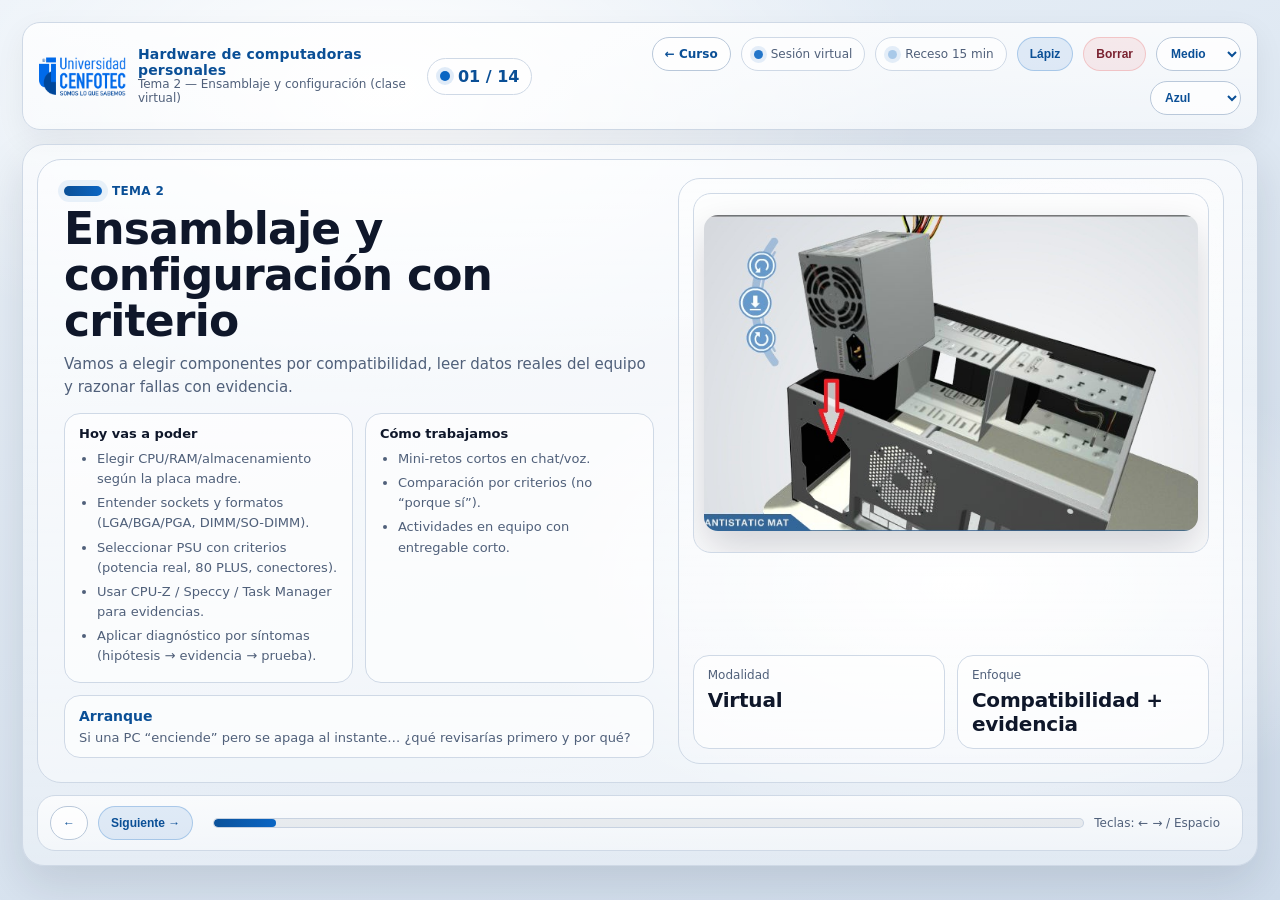
<file: clase2.html>
<!doctype html>
<html lang="es">
<head>
  <meta charset="utf-8"/>
  <meta name="viewport" content="width=device-width,initial-scale=1"/>
  <title>TI-311 · Clase 2 — Ensamblaje y configuración</title>
  <style>
    :root{
      --bg1:#eaf1f8;
      --bg2:#cfdceb;
      --card:#ffffffcc;
      --card2:#ffffffd9;
      --stroke:#cfd9e6;
      --stroke2:#b9c8da;
      --text:#0f172a;
      --muted:#50607a;
      --brand:#0b66c3;
      --brand2:#0a4f96;
      --shadow: 0 18px 45px rgba(15, 23, 42, .12);
      --round: 22px;
    }

    *{box-sizing:border-box}
    body{
      margin:0;
      font-family: ui-sans-serif, system-ui, -apple-system, Segoe UI, Roboto, Helvetica, Arial, "Apple Color Emoji","Segoe UI Emoji";
      color:var(--text);
      background:
        radial-gradient(900px 500px at 30% 10%, #ffffff 0%, rgba(255,255,255,0) 60%),
        radial-gradient(800px 450px at 75% 65%, #ffffff 0%, rgba(255,255,255,0) 55%),
        linear-gradient(160deg, var(--bg1), var(--bg2));
      min-height:100vh;
      display:flex;
      justify-content:center;
      align-items:flex-start;
      padding:22px;
    }

    .shell{
      width:min(1400px, 100%);
      position:relative;
    }

    .topbar{
      background:linear-gradient(180deg, rgba(255,255,255,.78), rgba(255,255,255,.55));
      border:1px solid var(--stroke);
      border-radius:18px;
      box-shadow: 0 10px 30px rgba(15,23,42,.06);
      padding:14px 16px;
      display:flex;
      align-items:center;
      justify-content:space-between;
      gap:14px;
    }

    .brand{
      display:flex;
      align-items:center;
      gap:12px;
      min-width: 320px;
    }
    .brand img{
      height:42px;
      width:auto;
      display:block;
    }
    .brand .txt{
      display:flex;
      flex-direction:column;
      line-height:1.15;
    }
    .brand .txt b{
      font-size:14px;
      color:var(--brand2);
      letter-spacing:.2px;
    }
    .brand .txt span{
      font-size:12px;
      color:var(--muted);
    }

    .topcenter{
      display:flex;
      align-items:center;
      gap:10px;
      flex:1;
      justify-content:flex-start;
      min-width: 180px;
    }
    .counterPill{
      display:flex;
      align-items:center;
      gap:8px;
      padding:8px 12px;
      border-radius:999px;
      border:1px solid var(--stroke);
      background:rgba(255,255,255,.65);
      font-weight:700;
      color:var(--brand2);
      min-width: 92px;
      justify-content:center;
    }
    .dot{
      width:10px;height:10px;border-radius:999px;background:var(--brand);
      box-shadow:0 0 0 4px rgba(11,102,195,.12);
    }

    .actions{
      display:flex;
      align-items:center;
      gap:10px;
      flex-wrap:wrap;
      justify-content:flex-end;
      min-width: 360px;
    }

    .pill{
      padding:9px 12px;
      border-radius:999px;
      border:1px solid var(--stroke);
      background:rgba(255,255,255,.65);
      color:var(--muted);
      display:flex;
      align-items:center;
      gap:8px;
      font-size:12px;
      user-select:none;
      cursor:default;
      white-space:nowrap;
    }
    .pill .miniDot{
      width:9px;height:9px;border-radius:999px;
      background:rgba(11,102,195,.9);
      box-shadow:0 0 0 4px rgba(11,102,195,.10);
    }

    .btn{
      appearance:none;
      border:1px solid var(--stroke2);
      background:rgba(255,255,255,.75);
      color:var(--brand2);
      padding:9px 12px;
      border-radius:999px;
      font-weight:700;
      font-size:12px;
      cursor:pointer;
      transition:.15s transform ease, .15s background ease;
      user-select:none;
    }
    .btn:hover{ transform: translateY(-1px); background:rgba(255,255,255,.92); }
    .btn:active{ transform: translateY(0px); }
    a.btn{ text-decoration:none; display:inline-block; }
    .btn.primary{
      background:rgba(11,102,195,.10);
      border-color: rgba(11,102,195,.25);
    }
    .btn.danger{
      color:#7a2230;
      background:rgba(220,38,38,.08);
      border-color: rgba(220,38,38,.18);
    }
    .btn.on{
      background:rgba(11,102,195,.16);
      border-color: rgba(11,102,195,.35);
    }

    .deck{
      margin-top:14px;
      background:linear-gradient(180deg, rgba(255,255,255,.55), rgba(255,255,255,.35));
      border:1px solid var(--stroke);
      border-radius: var(--round);
      box-shadow: var(--shadow);
      padding:14px;
      position:relative;
    }

    .slide{
      background:rgba(255,255,255,.42);
      border:1px solid var(--stroke);
      border-radius: 24px;
      padding:18px;
      display:grid;
      grid-template-columns: 1.05fr .95fr;
      gap:18px;
      min-height: 620px;
      position:relative;
      overflow:hidden;
    }

    .left{
      padding:6px 6px 6px 8px;
    }
    .kicker{
      display:flex;
      align-items:center;
      gap:10px;
      margin-bottom:8px;
    }
    .kicker .bar{
      width:38px;
      height:10px;
      border-radius:999px;
      background:linear-gradient(90deg, var(--brand2), var(--brand));
      box-shadow:0 0 0 6px rgba(11,102,195,.08);
    }
    .kicker span{
      font-weight:800;
      letter-spacing:.35px;
      font-size:12px;
      color:var(--brand2);
      text-transform:uppercase;
    }

    h1{
      margin:0 0 8px 0;
      font-size:44px;
      letter-spacing:-.8px;
      line-height:1.05;
    }
    .desc{
      margin:0 0 14px 0;
      color:var(--muted);
      font-size:15px;
      line-height:1.55;
      max-width: 740px;
    }

    .grid{
      display:grid;
      grid-template-columns: 1fr 1fr;
      gap:12px;
      margin-top:12px;
      margin-bottom:12px;
    }

    .card{
      background:rgba(255,255,255,.65);
      border:1px solid var(--stroke);
      border-radius: 16px;
      padding:12px 14px;
    }
    .card strong{
      display:block;
      font-size:13px;
      margin-bottom:8px;
      color:var(--text);
    }
    .card ul{
      margin:0;
      padding-left:18px;
      color:var(--muted);
      font-size:13px;
      line-height:1.55;
    }
    .card li{ margin:4px 0; }

    .bigcard{
      background:rgba(255,255,255,.65);
      border:1px solid var(--stroke);
      border-radius: 16px;
      padding:12px 14px;
      margin-top:12px;
    }
    .bigcard .title{
      font-weight:900;
      color:var(--brand2);
      margin-bottom:6px;
      font-size:14px;
    }

    .right{
      border-radius: 22px;
      border:1px solid var(--stroke);
      background:
        radial-gradient(400px 280px at 70% 20%, rgba(255,255,255,.85), rgba(255,255,255,.0) 65%),
        linear-gradient(180deg, rgba(255,255,255,.40), rgba(255,255,255,.15));
      padding:14px;
      display:flex;
      flex-direction:column;
      gap:12px;
      position:relative;
    }

    .media{
      background:rgba(255,255,255,.60);
      border:1px solid var(--stroke);
      border-radius: 18px;
      padding:10px;
      height: 360px;
      display:flex;
      align-items:center;
      justify-content:center;
      overflow:hidden;
      position:relative;
    }
    .media img{
      max-width:100%;
      max-height:100%;
      border-radius:14px;
      display:none;
      box-shadow: 0 18px 40px rgba(15,23,42,.18);
    }
    .media .placeholder{
      color:var(--muted);
      font-size:13px;
      text-align:center;
      padding:18px;
      line-height:1.6;
    }

    .rightBottom{
      margin-top:auto;
      display:grid;
      grid-template-columns: 1fr 1fr;
      gap:12px;
    }
    .miniCard{
      background:rgba(255,255,255,.65);
      border:1px solid var(--stroke);
      border-radius: 16px;
      padding:12px 14px;
    }
    .miniCard .label{
      color:var(--muted);
      font-size:12px;
      margin-bottom:6px;
    }
    .miniCard .value{
      font-weight:900;
      font-size:20px;
      color:var(--text);
      letter-spacing:-.2px;
    }

    .controls{
      margin-top:12px;
      background:linear-gradient(180deg, rgba(255,255,255,.78), rgba(255,255,255,.52));
      border:1px solid var(--stroke);
      border-radius: 18px;
      padding:10px 12px;
      display:flex;
      align-items:center;
      justify-content:space-between;
      gap:10px;
    }
    .nav{
      display:flex;
      align-items:center;
      gap:10px;
    }

    .progressWrap{
      flex:1;
      display:flex;
      align-items:center;
      gap:10px;
      padding:0 10px;
    }
    .progressTrack{
      height:10px;
      border-radius:999px;
      background:rgba(15,23,42,.06);
      border:1px solid rgba(185,200,218,.7);
      overflow:hidden;
      flex:1;
    }
    .progressBar{
      height:100%;
      width:10%;
      border-radius:999px;
      background:linear-gradient(90deg, var(--brand2), var(--brand));
      box-shadow: 0 0 0 6px rgba(11,102,195,.10) inset;
    }
    .hint{
      color:var(--muted);
      font-size:12px;
      white-space:nowrap;
    }

    .revealRow{
      display:flex;
      gap:10px;
      margin-top:10px;
      flex-wrap:wrap;
    }
    .revealBox{
      background:rgba(255,255,255,.70);
      border:1px dashed rgba(11,102,195,.35);
      border-radius:16px;
      padding:12px 14px;
      margin-top:10px;
      display:none;
      color:var(--muted);
      font-size:13px;
      line-height:1.6;
    }

    .penCanvas{
      position:absolute;
      inset:0;
      pointer-events:none;
      z-index:50;
    }

    .select{
      border:1px solid var(--stroke2);
      background:rgba(255,255,255,.75);
      border-radius:999px;
      padding:8px 10px;
      font-weight:700;
      color:var(--brand2);
      font-size:12px;
      outline:none;
      cursor:pointer;
    }

    @media (max-width: 1100px){
      .slide{ grid-template-columns: 1fr; min-height: unset; }
      .right .media{ height: 300px; }
      .actions{ min-width: unset; }
      .brand{ min-width: unset; }
    }
  </style>
</head>

<body>
  <div class="shell">
    <div class="topbar">
      <div class="brand">
        <img id="logo" src="cenfotec-logo.png" alt="Universidad CENFOTEC"/>
        <div class="txt">
          <b id="topTitle">Hardware de computadoras personales</b>
          <span id="topSub">Tema 1 — Fundamentos (clase virtual)</span>
        </div>
      </div>

      <div class="topcenter">
        <div class="counterPill"><span class="dot"></span><span id="counterTxt">01</span></div>
      </div>

      <div class="actions">
        <a class="btn" href="index.html" title="Volver al inicio del curso">← Curso</a>
        <div class="pill"><span class="miniDot"></span> <span>Sesión virtual</span></div>
        <div class="pill"><span class="miniDot" style="background:rgba(11,102,195,.35)"></span> <span>Receso 15 min</span></div>

        <button class="btn primary" id="penToggle">Lápiz</button>
        <button class="btn danger" id="penClear">Borrar</button>

        <select class="select" id="penSize" title="Grosor">
          <option value="3">Fino</option>
          <option value="5" selected>Medio</option>
          <option value="8">Grueso</option>
          <option value="12">Extra</option>
        </select>

        <select class="select" id="penColor" title="Color">
          <option value="#0b66c3" selected>Azul</option>
          <option value="#0f172a">Negro</option>
          <option value="#dc2626">Rojo</option>
          <option value="#16a34a">Verde</option>
          <option value="#f59e0b">Amarillo</option>
        </select>
      </div>
    </div>

    <div class="deck">
      <canvas id="penCanvas" class="penCanvas"></canvas>

      <div class="slide">
        <div class="left">
          <div class="kicker">
            <div class="bar"></div>
            <span id="kicker">CURSO</span>
          </div>
          <h1 id="title">TI-311 · Introducción al Soporte Técnico I</h1>
          <p class="desc" id="desc">Curso orientado al desarrollo de criterio técnico para diagnóstico, documentación y propuesta de soluciones basadas en evidencia.</p>

          <div id="leftBlocks"></div>
        </div>

        <div class="right">
          <div class="media">
            <img id="slideImg" alt=""/>
            <div class="placeholder" id="placeholder"></div>
          </div>

          <div class="rightBottom" id="rightBottom"></div>
        </div>
      </div>

      <div class="controls">
        <div class="nav">
          <button class="btn" id="prevBtn">←</button>
          <button class="btn primary" id="nextBtn">Siguiente →</button>
        </div>

        <div class="progressWrap">
          <div class="progressTrack"><div class="progressBar" id="progressBar"></div></div>
          <div class="hint">Teclas: ← → / Espacio</div>
        </div>
      </div>
    </div>
  </div>

<script>
(function(){
  function pad2(n){ return String(n).padStart(2, "0"); }

  const slides = [
{
  topTitle: "Hardware de computadoras personales",
  topSub: "Tema 2 — Ensamblaje y configuración (clase virtual)",
  kicker: "TEMA 2",
  title: "Ensamblaje y configuración con criterio",
  desc: "Vamos a elegir componentes por compatibilidad, leer datos reales del equipo y razonar fallas con evidencia.",
  imgFile: "1.jpg",
  leftBlocksHTML: `
    <div class="grid">
      <div class="card">
        <strong>Hoy vas a poder</strong>
        <ul>
          <li>Elegir CPU/RAM/almacenamiento según la placa madre.</li>
          <li>Entender sockets y formatos (LGA/BGA/PGA, DIMM/SO-DIMM).</li>
          <li>Seleccionar PSU con criterios (potencia real, 80 PLUS, conectores).</li>
          <li>Usar CPU‑Z / Speccy / Task Manager para evidencias.</li>
          <li>Aplicar diagnóstico por síntomas (hipótesis → evidencia → prueba).</li>
        </ul>
      </div>
      <div class="card">
        <strong>Cómo trabajamos</strong>
        <ul>
          <li>Mini‑retos cortos en chat/voz.</li>
          <li>Comparación por criterios (no “porque sí”).</li>
          <li>Actividades en equipo con entregable corto.</li>
        </ul>
      </div>
    </div>

    <div class="bigcard" style="margin-top:12px;">
      <div class="title">Arranque</div>
      <div style="color:var(--muted); font-size:13px;">
        Si una PC “enciende” pero se apaga al instante… ¿qué revisarías primero y por qué?
      </div>
    </div>
  `,
  rightBadges: [
    { label:"Modalidad", value:"Virtual" },
    { label:"Enfoque", value:"Compatibilidad + evidencia" }
  ]
},

{
  topTitle: "Hardware de computadoras personales",
  topSub: "Tema 2 — Ensamblaje y configuración (clase virtual)",
  kicker: "MAPA RÁPIDO",
  title: "Compatibilidad: 3 preguntas que mandan",
  desc: "Antes de comprar/armar: confirmá compatibilidad en este orden.",
  imgFile: "img-compatibilidad.svg",
  leftBlocksHTML: `
    <div class="card">
      <strong>1) ¿Qué placa madre tengo (o voy a usar)?</strong>
      <ul>
        <li>Socket de CPU</li>
        <li>Chipset</li>
        <li>Formato (ATX / mATX / ITX)</li>
      </ul>
    </div>
    <div class="card" style="margin-top:12px;">
      <strong>2) ¿Qué CPU/RAM soporta?</strong>
      <ul>
        <li>Generación compatible (no solo “marca”).</li>
        <li>Tipo de RAM (DDR3/DDR4/DDR5) + frecuencias soportadas.</li>
        <li>Dual‑channel: slots recomendados.</li>
      </ul>
    </div>
    <div class="card" style="margin-top:12px;">
      <strong>3) ¿Qué energía y conectores necesito?</strong>
      <ul>
        <li>PSU con conectores: 24‑pin ATX, 8‑pin EPS, PCIe 6/8‑pin, SATA.</li>
        <li>Consumo y margen (picos).</li>
      </ul>
    </div>

    <div class="bigcard" style="margin-top:12px;">
      <div class="title">Mini‑reto (30s)</div>
      <div style="color:var(--muted); font-size:13px;">
        ¿Qué es más “peligroso”: comprar CPU sin ver socket o comprar RAM sin ver DDR? Justificá.
      </div>
    </div>
  `,
  rightBadges: [
    { label:"Meta", value:"Orden de decisión" },
    { label:"Clave", value:"Placa primero" }
  ]
},

{
  topTitle: "Hardware de computadoras personales",
  topSub: "Tema 2 — Ensamblaje y configuración (clase virtual)",
  kicker: "COMPONENTES",
  title: "Placa madre: socket + chipset (lo que define todo)",
  desc: "El socket define cómo se monta el CPU; el chipset define funciones y expansión.",
  imgFile: "2.png",
  leftBlocksHTML: `
    <div class="grid">
      <div class="card">
        <strong>Socket (físico)</strong>
        <ul>
          <li>Intel usa LGA (pines en la placa).</li>
          <li>AMD usó PGA hasta AM4 (pines en el CPU); desde AM5 (Ryzen 7000 en adelante) también usa LGA.</li>
          <li>Portátiles suelen usar BGA (soldado, no reemplazable).</li>
        </ul>
      </div>
      <div class="card">
        <strong>Chipset (capacidades)</strong>
        <ul>
          <li>Cuántos puertos/USB/SATA.</li>
          <li>Cuántas líneas PCIe / ranuras útiles.</li>
          <li>Overclock / características “pro”.</li>
        </ul>
      </div>
    </div>

    <div class="bigcard" style="margin-top:12px;">
      <div class="title">Regla rápida</div>
      <div style="color:var(--muted); font-size:13px;">
        Mismo socket ≠ siempre compatible: importa generación y BIOS/UEFI.
      </div>
    </div>
  `,
  rightBadges: [
    { label:"Clave", value:"Socket + generación" },
    { label:"Riesgo", value:"CPU incompatible" }
  ]
},

{
  topTitle: "Hardware de computadoras personales",
  topSub: "Tema 2 — Ensamblaje y configuración (clase virtual)",
  kicker: "CPU",
  title: "LGA vs PGA vs BGA (en una frase)",
  desc: "Tres formas de “cómo se conectan” CPU y placa.",
  imgFile: "4.png",
  leftBlocksHTML: `
    <div class="card">
      <strong>LGA</strong>
      <div style="color:var(--muted); font-size:13px; line-height:1.6;">
        Pines en la <b>placa</b>. El CPU tiene “contactos”. Cuidado al no doblar pines del socket. Lo usan Intel y AMD desde AM5.
      </div>
    </div>
    <div class="card" style="margin-top:12px;">
      <strong>PGA</strong>
      <div style="color:var(--muted); font-size:13px; line-height:1.6;">
        Pines en el <b>CPU</b>. Cuidado al no doblar pines del procesador. Lo usaba AMD hasta AM4 (Ryzen 5000).
      </div>
    </div>
    <div class="card" style="margin-top:12px;">
      <strong>BGA</strong>
      <div style="color:var(--muted); font-size:13px; line-height:1.6;">
        CPU <b>soldado</b> a la placa (muy común en laptops). No se cambia “normalmente” en soporte básico.
      </div>
    </div>

    <div class="bigcard" style="margin-top:12px;">
      <div class="title">Chequeo rápido</div>
      <div style="color:var(--muted); font-size:13px;">
        Si es laptop delgada: asumí BGA hasta comprobar lo contrario.
      </div>
    </div>
  `,
  rightBadges: [
    { label:"Meta", value:"Entender montaje" },
    { label:"Clave", value:"Reemplazable vs soldado" }
  ]
},

{
  topTitle: "Hardware de computadoras personales",
  topSub: "Tema 2 — Ensamblaje y configuración (clase virtual)",
  kicker: "RAM",
  title: "RAM: tipo, formato y compatibilidad",
  desc: "DDR + formato + frecuencia soportada por placa/CPU.",
  imgFile: "5.png",
  leftBlocksHTML: `
    <div class="grid">
      <div class="card">
        <strong>Tipo</strong>
        <ul>
          <li>DDR3 / DDR4 / DDR5 (no son intercambiables).</li>
          <li>Voltajes y perfiles (XMP/EXPO).</li>
        </ul>
      </div>
      <div class="card">
        <strong>Formato</strong>
        <ul>
          <li>DIMM: escritorio.</li>
          <li>SO‑DIMM: laptop.</li>
        </ul>
      </div>
    </div>

    <div class="card" style="margin-top:12px;">
      <strong>Errores típicos por compatibilidad</strong>
      <ul>
        <li>No da video / pitidos por RAM mal asentada.</li>
        <li>Solo reconoce una parte (módulo/slot con problema).</li>
        <li>Inestabilidad bajo carga (perfil agresivo).</li>
      </ul>
    </div>

    <div class="bigcard" style="margin-top:12px;">
      <div class="title">Mini‑reto</div>
      <div style="color:var(--muted); font-size:13px;">
        ¿Qué revisarías primero si “enciende pero no da imagen” después de mover la RAM?
      </div>
    </div>
  `,
  rightBadges: [
    { label:"Clave", value:"DDR + DIMM/SO‑DIMM" },
    { label:"Riesgo", value:"Mal asentado" }
  ]
},

{
  topTitle: "Hardware de computadoras personales",
  topSub: "Tema 2 — Ensamblaje y configuración (clase virtual)",
  kicker: "ALMACENAMIENTO",
  title: "SSD SATA vs M.2 (SATA/NVMe): no todo M.2 es NVMe",
  desc: "M.2 es el formato. El protocolo puede ser SATA o NVMe.",
  imgFile: "img-m2.svg",
  leftBlocksHTML: `
    <div class="card">
      <strong>Diferencias clave</strong>
      <ul>
        <li><b>SSD SATA</b>: buen salto desde HDD, limitado por SATA.</li>
        <li><b>M.2 SATA</b>: mismo “SATA”, pero en tarjeta M.2.</li>
        <li><b>M.2 NVMe</b>: mucho más rápido (usa PCIe).</li>
      </ul>
    </div>

    <div class="card" style="margin-top:12px;">
      <strong>Chequeo de compatibilidad (placa)</strong>
      <ul>
        <li>¿El slot M.2 soporta NVMe, SATA o ambos?</li>
        <li>¿Al usar M.2 se deshabilitan puertos SATA?</li>
      </ul>
    </div>

    <div class="bigcard" style="margin-top:12px;">
      <div class="title">Tip</div>
      <div style="color:var(--muted); font-size:13px;">
        Siempre revisá el manual de la placa (M.2 “Key” y soporte).
      </div>
    </div>
  `,
  rightBadges: [
    { label:"Clave", value:"Formato ≠ protocolo" },
    { label:"Meta", value:"Evitar compras erróneas" }
  ]
},

{
  topTitle: "Hardware de computadoras personales",
  topSub: "Tema 2 — Ensamblaje y configuración (clase virtual)",
  kicker: "ENERGÍA",
  title: "PSU: tipos, categorías y qué revisar",
  desc: "Potencia real, eficiencia, conectores y protección.",
  imgFile: "7.png",
  leftBlocksHTML: `
    <div class="grid">
      <div class="card">
        <strong>Tipos comunes</strong>
        <ul>
          <li>ATX (escritorio).</li>
          <li>SFX (compactas).</li>
          <li>Externas + DC‑in (algunas mini PCs).</li>
        </ul>
      </div>
      <div class="card">
        <strong>Categorías</strong>
        <ul>
          <li><b>80 PLUS</b>: eficiencia (Bronze/Gold/…)</li>
          <li><b>Modular</b>: cables removibles (orden y flujo de aire).</li>
        </ul>
      </div>
    </div>

    <div class="card" style="margin-top:12px;">
      <strong>Checklist rápido (soporte)</strong>
      <ul>
        <li>24‑pin ATX y 8‑pin EPS conectados firmes.</li>
        <li>PCIe 6/8‑pin para GPU si aplica.</li>
        <li>¿Huele a quemado / hace ruido extraño / apaga bajo carga?</li>
      </ul>
    </div>

    <div class="bigcard" style="margin-top:12px;">
      <div class="title">Mini‑reto</div>
      <div style="color:var(--muted); font-size:13px;">
        Si la PC reinicia al abrir un juego: ¿qué sospecha te da la PSU y qué evidencia pedirías?
      </div>
    </div>
  `,
  rightBadges: [
    { label:"Clave", value:"Conectores + protecciones" },
    { label:"Riesgo", value:"Apagones bajo carga" }
  ]
},

{
  topTitle: "Hardware de computadoras personales",
  topSub: "Tema 2 — Ensamblaje y configuración (clase virtual)",
  kicker: "HERRAMIENTAS",
  title: "CPU‑Z / Speccy / Task Manager: ¿para qué sirve cada una?",
  desc: "Herramientas simples para ver datos reales del equipo (evidencia).",
  imgFile: "8.png",
  leftBlocksHTML: `
    <div class="card">
      <strong>Task Manager (Administrador de tareas)</strong>
      <ul>
        <li>Uso en vivo: CPU/RAM/Disco/GPU.</li>
        <li>Detecta saturación (cuellos de botella).</li>
      </ul>
    </div>

    <div class="card" style="margin-top:12px;">
      <strong>CPU‑Z</strong>
      <ul>
        <li>CPU exacto + clocks + placa + RAM (SPD).</li>
        <li>Útil para compatibilidad y ver “qué es realmente”.</li>
      </ul>
    </div>

    <div class="card" style="margin-top:12px;">
      <strong>Speccy</strong>
      <ul>
        <li>Resumen completo + temperaturas (según equipo).</li>
        <li>Útil para inventario rápido.</li>
      </ul>
    </div>

    <div class="bigcard" style="margin-top:12px;">
      <div class="title">Actividad guiada (5 min)</div>
      <div style="color:var(--muted); font-size:13px; line-height:1.6;">
        1. Abrí el Administrador de tareas (Ctrl + Shift + Esc) → <b>Rendimiento</b>.<br>
        2. Tomá captura de CPU, Memoria y Disco; anotá % de uso, velocidad y capacidad.<br>
        3. Abrí CPU‑Z (versión portable desde cpuid.com) y anotá: modelo exacto de CPU, socket, placa madre y tipo de RAM (pestaña <b>Memory</b>).
      </div>
    </div>
  `,
  rightBadges: [
    { label:"Entrega", value:"Capturas" },
    { label:"Meta", value:"Datos reales" }
  ]
},

{
  topTitle: "Hardware de computadoras personales",
  topSub: "Tema 2 — Ensamblaje y configuración (clase virtual)",
  kicker: "SEGURIDAD",
  title: "ESD sin repetir: 3 reglas que sí o sí",
  desc: "Daños invisibles = prevención simple y consistente.",
  imgFile: "9.png",
  leftBlocksHTML: `
    <div class="card">
      <strong>Reglas (3)</strong>
      <ol style="margin:0; padding-left:18px;">
        <li><b>Apagá y desconectá</b> + drená energía residual (botón power 10s).</li>
        <li><b>Descargate a chasis</b> antes de tocar componentes (o pulsera ESD).</li>
        <li><b>Manipulá por bordes</b> y evitá alfombras/ropa muy estática.</li>
      </ol>
    </div>

    <div class="bigcard" style="margin-top:12px;">
      <div class="title">Situación (en equipos)</div>
      <div style="color:var(--muted); font-size:13px;">
        “La PC funcionaba, la limpiaron y ahora no da video.”<br>
        Escriban 2 hipótesis y 1 evidencia por cada una.
      </div>
    </div>
  `,
  rightBadges: [
    { label:"Meta", value:"Manipular seguro" },
    { label:"Riesgo", value:"Daño invisible" }
  ]
},

{
  topTitle: "Hardware de computadoras personales",
  topSub: "Tema 2 — Ensamblaje y configuración (clase virtual)",
  kicker: "RECOMENDACIONES",
  title: "Armar una PC según necesidades (tarea en clase)",
  desc: "No existe “la mejor PC”. Existe la mejor para una necesidad y presupuesto.",
  imgFile: "11.png",
  leftBlocksHTML: `
    <div class="card">
      <strong>Actividad (30 min)</strong>
      <div style="color:var(--muted); font-size:13px; line-height:1.6;">
        Cada equipo trabaja el escenario con su mismo número (equipo 1 → escenario 1, etc.; del equipo 5 en adelante se vuelve a empezar en el 1) y entrega una recomendación con:
        <ul>
          <li><b>CPU</b> (línea y motivo)</li>
          <li><b>RAM</b> (GB y por qué)</li>
          <li><b>SSD</b> (capacidad y tipo)</li>
          <li><b>PSU</b> (potencia y conectores)</li>
          <li>Si aplica: <b>GPU</b> (por qué sí/no)</li>
        </ul>
      </div>
    </div>

    <div class="card" style="margin-top:12px;">
      <strong>Escenarios</strong>
      <ol style="margin:0; padding-left:18px; color:var(--muted); font-size:13px; line-height:1.6;">
        <li>Oficina/estudio (múltiples pestañas + videollamadas).</li>
        <li>Gaming 1080p (prioridad GPU + PSU).</li>
        <li>Edición foto/video (RAM + SSD + CPU).</li>
        <li>Servidor pequeño/lab (fiabilidad + almacenamiento).</li>
      </ol>
    </div>

    <div class="bigcard" style="margin-top:12px;">
      <div class="title">Entrega</div>
      <div style="color:var(--muted); font-size:13px;">
        1 minuto por equipo: “Mi escenario → mis 4 decisiones → por qué”.
      </div>
    </div>
  `,
  rightBadges: [
    { label:"Meta", value:"Recomendar" },
    { label:"Base", value:"Necesidad" }
  ]
},

{
  topTitle: "Hardware de computadoras personales",
  topSub: "Tema 2 — Ensamblaje y configuración (clase virtual)",
  kicker: "CONECTORES",
  title: "Panel frontal (JFP1 / F_PANEL): el error que más pasa",
  desc: "Si está mal conectado, “no enciende” aunque todo esté bien.",
  imgFile: "12.png",
  leftBlocksHTML: `
    <div class="grid">
      <div class="card">
        <strong>¿Qué se conecta?</strong>
        <ul>
          <li><b>Power SW</b> (botón encendido)</li>
          <li><b>Reset SW</b></li>
          <li><b>HDD LED</b> (actividad disco)</li>
          <li><b>Power LED</b></li>
        </ul>
      </div>
      <div class="card">
        <strong>Detalles</strong>
        <ul>
          <li>Los <b>switches</b> no tienen polaridad.</li>
          <li>Los <b>LEDs</b> sí (+ / −).</li>
          <li>Usá el manual / diagrama.</li>
        </ul>
      </div>
    </div>

    <div class="bigcard" style="margin-top:12px;">
      <div class="title">Prueba rápida</div>
      <div style="color:var(--muted); font-size:13px;">
        Si el botón del gabinete no enciende la PC: con la fuente conectada, tocá <b>al mismo tiempo los dos pines PWR_SW</b> con la punta de un destornillador durante 1 segundo.
        Si arranca, el problema es el botón o su cable, no la placa. Son pines de bajo voltaje; no toques ningún otro pin.
      </div>
    </div>
  `,
  rightBadges: [
    { label:"Conector", value:"F_PANEL" },
    { label:"Clave", value:"Power SW" }
  ]
},

{
  topTitle: "Hardware de computadoras personales",
  topSub: "Tema 2 — Ensamblaje y configuración (clase virtual)",
  kicker: "COMPONENTES",
  title: "CPU + refrigeración (evidencia de temperatura)",
  desc: "Si se calienta, baja rendimiento (throttling) o se apaga por protección.",
  imgFile: "13.png",
  leftBlocksHTML: `
    <div class="grid">
      <div class="card">
        <strong>Qué observar</strong>
        <ul>
          <li>Temperaturas altas → <b>throttling</b>.</li>
          <li>Pasta térmica: falta/exceso/estado.</li>
          <li>Ventilador en <b>CPU_FAN</b>.</li>
        </ul>
      </div>
      <div class="card">
        <strong>Pregunta aplicada</strong>
        <ul>
          <li>“La PC se vuelve lenta después de 10 minutos.”</li>
          <li>Evidencia: captura temps + uso CPU.</li>
          <li>Prueba: limpiar + re‑montar cooler.</li>
        </ul>
      </div>
    </div>
  `,
  rightBadges: [
    { label:"Clave", value:"Temperatura" },
    { label:"Riesgo", value:"Throttling" }
  ]
},

{
  topTitle: "Hardware de computadoras personales",
  topSub: "Tema 2 — Ensamblaje y configuración (clase virtual)",
  kicker: "ACTIVIDAD GUIADA",
  title: "RAM vs SSD: 3 escenarios",
  desc: "Elegí prioridad y justificá con criterio (sin inventar).",
  imgFile: "14.png",
  leftBlocksHTML: `
    <div class="card">
      <strong>Instrucciones</strong>
      <ol style="margin:0; padding-left:18px; color:var(--muted); font-size:13px; line-height:1.6;">
        <li>Leé el escenario asignado.</li>
        <li>Decidí: <b>priorizo RAM o SSD</b>.</li>
        <li>Justificá con 2 criterios (rendimiento, uso, costo/beneficio).</li>
      </ol>
    </div>

    <div class="card" style="margin-top:12px;">
      <strong>Escenario A</strong>
      <div style="color:var(--muted); font-size:13px;">
        Laptop con 8GB RAM y HDD, uso: clases + Chrome + Teams. Presupuesto bajo.
      </div>
      <div class="revealRow"><button class="btn primary" data-reveal="ra">Ver respuesta</button><button class="btn" data-hide="ra">Ocultar</button></div>
      <div class="revealBox" id="ra"><b>SSD.</b> El cuello de botella es el disco (arranque y carga de apps). Evidencia: Disco al 100% en el Administrador de tareas.</div>
    </div>

    <div class="card" style="margin-top:12px;">
      <strong>Escenario B</strong>
      <div style="color:var(--muted); font-size:13px;">
        PC con SSD, pero 8GB RAM. Uso: 30 pestañas + Canva + Zoom.
      </div>
      <div class="revealRow"><button class="btn primary" data-reveal="rb">Ver respuesta</button><button class="btn" data-hide="rb">Ocultar</button></div>
      <div class="revealBox" id="rb"><b>RAM.</b> Con 8 GB y mucha multitarea el sistema pagina al disco. Evidencia: Memoria al 90–95%.</div>
    </div>

    <div class="card" style="margin-top:12px;">
      <strong>Escenario C</strong>
      <div style="color:var(--muted); font-size:13px;">
        PC con 16GB RAM y HDD. Uso: edición de video básica y exportaciones frecuentes.
      </div>
      <div class="revealRow"><button class="btn primary" data-reveal="rc">Ver respuesta</button><button class="btn" data-hide="rc">Ocultar</button></div>
      <div class="revealBox" id="rc"><b>SSD.</b> La edición lee y escribe archivos grandes; el HDD limita. Evidencia: tiempos de exportación y Disco al 100% al exportar.</div>
    </div>
  `,
  rightBadges: [
    { label:"Claves", value:"RAM/SSD" },
    { label:"Criterio", value:"Priorizar" }
  ]
},

{
  topTitle: "Hardware de computadoras personales",
  topSub: "Tema 2 — Ensamblaje y configuración (clase virtual)",
  kicker: "CIERRE",
  title: "Checklist final de compatibilidad",
  desc: "Antes de comprar o armar: validá lo esencial.",
  imgFile: "img-checklist-compat.svg",
  leftBlocksHTML: `
    <div class="card">
      <strong>Checklist</strong>
      <ul>
        <li>Placa: socket + chipset + formato.</li>
        <li>CPU: generación compatible + BIOS/UEFI.</li>
        <li>RAM: DDR correcto + slots/dual‑channel.</li>
        <li>Almacenamiento: SATA vs M.2 SATA/NVMe.</li>
        <li>PSU: conectores + potencia con margen.</li>
      </ul>
    </div>

    <div class="bigcard" style="margin-top:12px;">
      <div class="title">Salida (1 minuto)</div>
      <div style="color:var(--muted); font-size:13px;">
        Decí 1 cosa que ahora revisarías “primero” cuando alguien dice: “No sé qué tiene mi PC”.
      </div>
    </div>

    <div class="bigcard" style="margin-top:12px;">
      <div class="title">Próxima clase</div>
      <div style="color:var(--muted); font-size:13px;">
        Aspectos avanzados: POST, BIOS/UEFI, energía, CPU, RAID y conectividad.
      </div>
    </div>
  `,
  rightBadges: [
    { label:"Meta", value:"Criterio" },
    { label:"Entrega", value:"1 idea" }
  ]
}
];

  const elTopTitle = document.getElementById("topTitle");
  const elTopSub = document.getElementById("topSub");
  const elCounter = document.getElementById("counterTxt");
  const elKicker = document.getElementById("kicker");
  const elTitle = document.getElementById("title");
  const elDesc = document.getElementById("desc");
  const elLeft = document.getElementById("leftBlocks");
  const elRightBottom = document.getElementById("rightBottom");
  const elImg = document.getElementById("slideImg");
  const elPh = document.getElementById("placeholder");
  const elProgress = document.getElementById("progressBar");

  const prevBtn = document.getElementById("prevBtn");
  const nextBtn = document.getElementById("nextBtn");

  function setSlideImage(src){
    const media = elImg.parentElement;
    elPh.style.display = "none";
    if(!src){
      elImg.style.display = "none";
      media.style.display = "none";
      return;
    }
    media.style.display = "flex";
    elImg.onload = () => { elImg.style.display = "block"; };
    elImg.onerror = () => { elImg.style.display = "none"; media.style.display = "none"; };
    elImg.alt = (slides[idx] && slides[idx].title) || "";
    elImg.src = src;
  }

  function renderBadges(b){
    elRightBottom.innerHTML = "";
    const mk = (label, value) => {
      const d = document.createElement("div");
      d.className = "miniCard";
      d.innerHTML = `<div class="label">${label}</div><div class="value">${value}</div>`;
      return d;
    };
    if(!b) return;
    if(Array.isArray(b)){
      b.forEach(x => elRightBottom.appendChild(mk(x.label, x.value || "")));
      return;
    }
    if(b.ak) elRightBottom.appendChild(mk(b.ak, b.av || ""));
    if(b.bk) elRightBottom.appendChild(mk(b.bk, b.bv || ""));
  }

  function wireRevealButtons(){
    document.querySelectorAll("[data-reveal]").forEach(btn => {
      btn.onclick = () => {
        const id = btn.getAttribute("data-reveal");
        const box = document.getElementById(id);
        if(box) box.style.display = "block";
      };
    });
    document.querySelectorAll("[data-hide]").forEach(btn => {
      btn.onclick = () => {
        const id = btn.getAttribute("data-hide");
        const box = document.getElementById(id);
        if(box) box.style.display = "none";
      };
    });
  }

  let idx = 0;

  function render(){
    const s = slides[idx];

    elTopTitle.textContent = s.topTitle || "Hardware de computadoras personales";
    elTopSub.textContent = s.topSub || "Tema 1 — Fundamentos (clase virtual)";

    elCounter.textContent = `${pad2(idx+1)} / ${pad2(slides.length)}`;
    elKicker.textContent = s.kicker || "";
    elTitle.textContent = s.title || "";
    elDesc.textContent = s.desc || "";

    elLeft.innerHTML = s.leftBlocksHTML || "";
    renderBadges(s.rightBadges || null);
    setSlideImage(s.imgFile || "");

    const pct = ((idx+1) / slides.length) * 100;
    elProgress.style.width = pct + "%";

    wireRevealButtons();
    clearPen();
  }

  function next(){ idx = Math.min(slides.length - 1, idx + 1); render(); }
  function prev(){ idx = Math.max(0, idx - 1); render(); }

  nextBtn.addEventListener("click", next);
  prevBtn.addEventListener("click", prev);

  window.addEventListener("keydown", (e) => {
    if(e.key === "ArrowRight" || e.key === " "){ e.preventDefault(); next(); }
    if(e.key === "ArrowLeft"){ e.preventDefault(); prev(); }
  });

  const canvas = document.getElementById("penCanvas");
  const penToggle = document.getElementById("penToggle");
  const penClearBtn = document.getElementById("penClear");
  const penSize = document.getElementById("penSize");
  const penColor = document.getElementById("penColor");

  let penOn = false;
  let drawing = false;
  let last = {x:0,y:0};

  function resizeCanvas(){
    const rect = document.querySelector(".deck").getBoundingClientRect();
    canvas.width = Math.floor(rect.width * window.devicePixelRatio);
    canvas.height = Math.floor(rect.height * window.devicePixelRatio);
    canvas.style.width = rect.width + "px";
    canvas.style.height = rect.height + "px";
    const ctx = canvas.getContext("2d");
    ctx.setTransform(window.devicePixelRatio,0,0,window.devicePixelRatio,0,0);
  }

  window.addEventListener("resize", () => { resizeCanvas(); });

  function getLocalPos(ev){
    const deck = document.querySelector(".deck");
    const r = deck.getBoundingClientRect();
    const x = (ev.clientX ?? (ev.touches && ev.touches[0].clientX)) - r.left;
    const y = (ev.clientY ?? (ev.touches && ev.touches[0].clientY)) - r.top;
    return {x, y};
  }

  function drawLine(a,b){
    const ctx = canvas.getContext("2d");
    ctx.lineCap = "round";
    ctx.lineJoin = "round";
    ctx.strokeStyle = penColor.value;
    ctx.lineWidth = Number(penSize.value);
    ctx.beginPath();
    ctx.moveTo(a.x, a.y);
    ctx.lineTo(b.x, b.y);
    ctx.stroke();
  }

  function clearPen(){
    const ctx = canvas.getContext("2d");
    ctx.clearRect(0,0,canvas.width,canvas.height);
  }

  const deckEl = document.querySelector(".deck");

  function onDown(ev){
    if(!penOn) return;
    drawing = true;
    const p = getLocalPos(ev);
    last = p;
    ev.preventDefault();
  }
  function onMove(ev){
    if(!penOn || !drawing) return;
    const p = getLocalPos(ev);
    drawLine(last, p);
    last = p;
    ev.preventDefault();
  }
  function onUp(){
    drawing = false;
  }

  deckEl.addEventListener("mousedown", onDown);
  deckEl.addEventListener("mousemove", onMove);
  window.addEventListener("mouseup", onUp);

  deckEl.addEventListener("touchstart", onDown, {passive:false});
  deckEl.addEventListener("touchmove", onMove, {passive:false});
  window.addEventListener("touchend", onUp);

  penToggle.addEventListener("click", () => {
    penOn = !penOn;
    canvas.style.pointerEvents = penOn ? "auto" : "none";
    penToggle.classList.toggle("on", penOn);
  });

  penClearBtn.addEventListener("click", () => clearPen());

  resizeCanvas();
  render();

})();
</script>
</body>
</html>
</file>
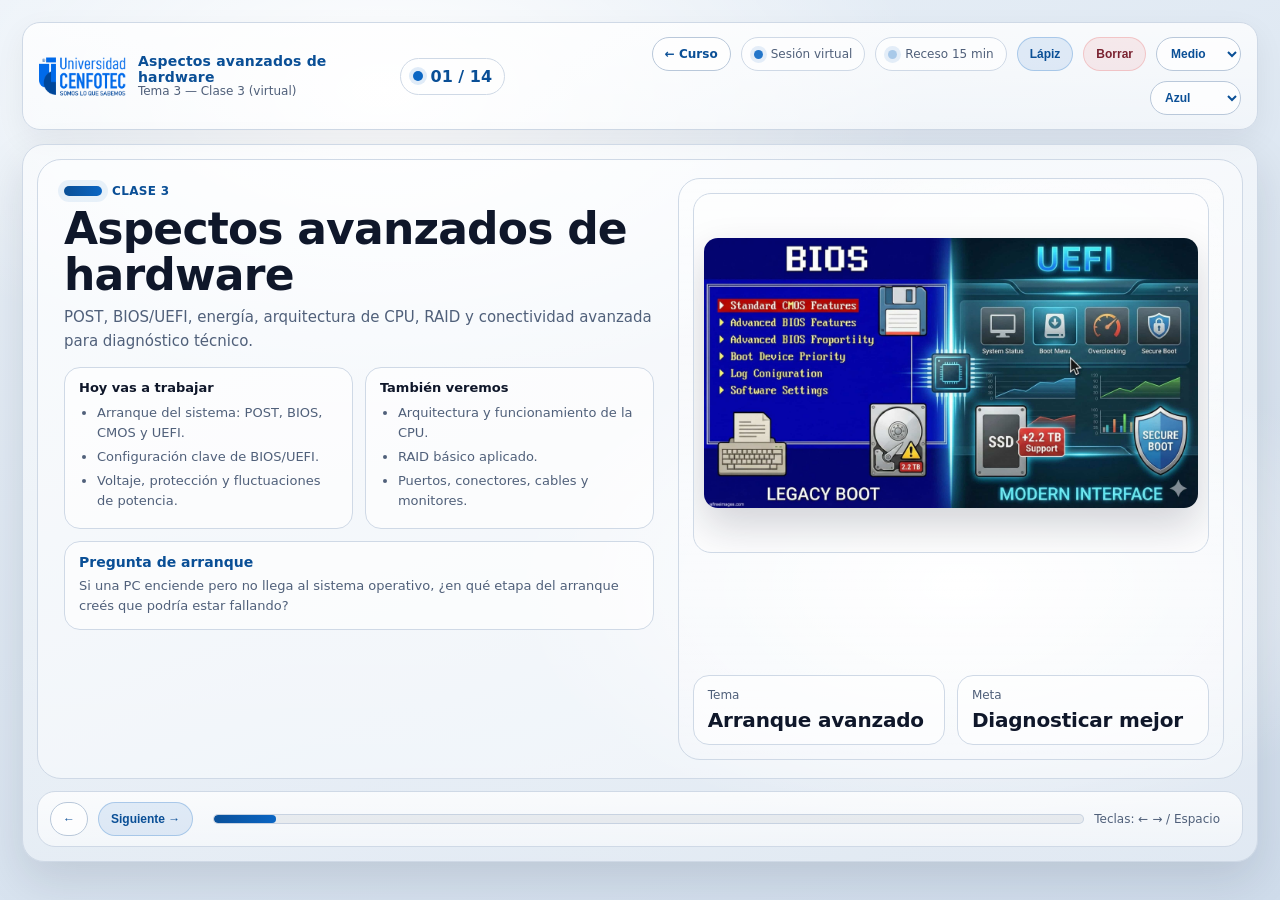
<file: clase3.html>
<!doctype html>
<html lang="es">
<head>
  <meta charset="utf-8"/>
  <meta name="viewport" content="width=device-width,initial-scale=1"/>
  <title>TI-311 · Clase 3 — Aspectos avanzados de hardware</title>
  <style>
    :root{
      --bg1:#eaf1f8;
      --bg2:#cfdceb;
      --card:#ffffffcc;
      --card2:#ffffffd9;
      --stroke:#cfd9e6;
      --stroke2:#b9c8da;
      --text:#0f172a;
      --muted:#50607a;
      --brand:#0b66c3;
      --brand2:#0a4f96;
      --shadow: 0 18px 45px rgba(15, 23, 42, .12);
      --round: 22px;
    }

    *{box-sizing:border-box}
    body{
      margin:0;
      font-family: ui-sans-serif, system-ui, -apple-system, Segoe UI, Roboto, Helvetica, Arial, "Apple Color Emoji","Segoe UI Emoji";
      color:var(--text);
      background:
        radial-gradient(900px 500px at 30% 10%, #ffffff 0%, rgba(255,255,255,0) 60%),
        radial-gradient(800px 450px at 75% 65%, #ffffff 0%, rgba(255,255,255,0) 55%),
        linear-gradient(160deg, var(--bg1), var(--bg2));
      min-height:100vh;
      display:flex;
      justify-content:center;
      align-items:flex-start;
      padding:22px;
    }

    .shell{
      width:min(1400px, 100%);
      position:relative;
    }

    .topbar{
      background:linear-gradient(180deg, rgba(255,255,255,.78), rgba(255,255,255,.55));
      border:1px solid var(--stroke);
      border-radius:18px;
      box-shadow: 0 10px 30px rgba(15,23,42,.06);
      padding:14px 16px;
      display:flex;
      align-items:center;
      justify-content:space-between;
      gap:14px;
    }

    .brand{
      display:flex;
      align-items:center;
      gap:12px;
      min-width: 320px;
    }
    .brand img{
      height:42px;
      width:auto;
      display:block;
    }
    .brand .txt{
      display:flex;
      flex-direction:column;
      line-height:1.15;
    }
    .brand .txt b{
      font-size:14px;
      color:var(--brand2);
      letter-spacing:.2px;
    }
    .brand .txt span{
      font-size:12px;
      color:var(--muted);
    }

    .topcenter{
      display:flex;
      align-items:center;
      gap:10px;
      flex:1;
      justify-content:flex-start;
      min-width: 180px;
    }
    .counterPill{
      display:flex;
      align-items:center;
      gap:8px;
      padding:8px 12px;
      border-radius:999px;
      border:1px solid var(--stroke);
      background:rgba(255,255,255,.65);
      font-weight:700;
      color:var(--brand2);
      min-width: 92px;
      justify-content:center;
    }
    .dot{
      width:10px;height:10px;border-radius:999px;background:var(--brand);
      box-shadow:0 0 0 4px rgba(11,102,195,.12);
    }

    .actions{
      display:flex;
      align-items:center;
      gap:10px;
      flex-wrap:wrap;
      justify-content:flex-end;
      min-width: 360px;
    }

    .pill{
      padding:9px 12px;
      border-radius:999px;
      border:1px solid var(--stroke);
      background:rgba(255,255,255,.65);
      color:var(--muted);
      display:flex;
      align-items:center;
      gap:8px;
      font-size:12px;
      user-select:none;
      cursor:default;
      white-space:nowrap;
    }
    .pill .miniDot{
      width:9px;height:9px;border-radius:999px;
      background:rgba(11,102,195,.9);
      box-shadow:0 0 0 4px rgba(11,102,195,.10);
    }

    .btn{
      appearance:none;
      border:1px solid var(--stroke2);
      background:rgba(255,255,255,.75);
      color:var(--brand2);
      padding:9px 12px;
      border-radius:999px;
      font-weight:700;
      font-size:12px;
      cursor:pointer;
      transition:.15s transform ease, .15s background ease;
      user-select:none;
    }
    .btn:hover{ transform: translateY(-1px); background:rgba(255,255,255,.92); }
    .btn:active{ transform: translateY(0px); }
    a.btn{ text-decoration:none; display:inline-block; }
    .btn.primary{
      background:rgba(11,102,195,.10);
      border-color: rgba(11,102,195,.25);
    }
    .btn.danger{
      color:#7a2230;
      background:rgba(220,38,38,.08);
      border-color: rgba(220,38,38,.18);
    }
    .btn.on{
      background:rgba(11,102,195,.16);
      border-color: rgba(11,102,195,.35);
    }

    .deck{
      margin-top:14px;
      background:linear-gradient(180deg, rgba(255,255,255,.55), rgba(255,255,255,.35));
      border:1px solid var(--stroke);
      border-radius: var(--round);
      box-shadow: var(--shadow);
      padding:14px;
      position:relative;
    }

    .slide{
      background:rgba(255,255,255,.42);
      border:1px solid var(--stroke);
      border-radius: 24px;
      padding:18px;
      display:grid;
      grid-template-columns: 1.05fr .95fr;
      gap:18px;
      min-height: 620px;
      position:relative;
      overflow:hidden;
    }

    .left{
      padding:6px 6px 6px 8px;
    }
    .kicker{
      display:flex;
      align-items:center;
      gap:10px;
      margin-bottom:8px;
    }
    .kicker .bar{
      width:38px;
      height:10px;
      border-radius:999px;
      background:linear-gradient(90deg, var(--brand2), var(--brand));
      box-shadow:0 0 0 6px rgba(11,102,195,.08);
    }
    .kicker span{
      font-weight:800;
      letter-spacing:.35px;
      font-size:12px;
      color:var(--brand2);
      text-transform:uppercase;
    }

    h1{
      margin:0 0 8px 0;
      font-size:44px;
      letter-spacing:-.8px;
      line-height:1.05;
    }
    .desc{
      margin:0 0 14px 0;
      color:var(--muted);
      font-size:15px;
      line-height:1.55;
      max-width: 740px;
    }

    .grid{
      display:grid;
      grid-template-columns: 1fr 1fr;
      gap:12px;
      margin-top:12px;
      margin-bottom:12px;
    }

    .card{
      background:rgba(255,255,255,.65);
      border:1px solid var(--stroke);
      border-radius: 16px;
      padding:12px 14px;
    }
    .card strong{
      display:block;
      font-size:13px;
      margin-bottom:8px;
      color:var(--text);
    }
    .card ul{
      margin:0;
      padding-left:18px;
      color:var(--muted);
      font-size:13px;
      line-height:1.55;
    }
    .card li{ margin:4px 0; }

    .bigcard{
      background:rgba(255,255,255,.65);
      border:1px solid var(--stroke);
      border-radius: 16px;
      padding:12px 14px;
      margin-top:12px;
    }
    .bigcard .title{
      font-weight:900;
      color:var(--brand2);
      margin-bottom:6px;
      font-size:14px;
    }

    .right{
      border-radius: 22px;
      border:1px solid var(--stroke);
      background:
        radial-gradient(400px 280px at 70% 20%, rgba(255,255,255,.85), rgba(255,255,255,.0) 65%),
        linear-gradient(180deg, rgba(255,255,255,.40), rgba(255,255,255,.15));
      padding:14px;
      display:flex;
      flex-direction:column;
      gap:12px;
      position:relative;
    }

    .media{
      background:rgba(255,255,255,.60);
      border:1px solid var(--stroke);
      border-radius: 18px;
      padding:10px;
      height: 360px;
      display:flex;
      align-items:center;
      justify-content:center;
      overflow:hidden;
      position:relative;
    }
    .media img{
      max-width:100%;
      max-height:100%;
      border-radius:14px;
      display:none;
      box-shadow: 0 18px 40px rgba(15,23,42,.18);
    }
    .media .placeholder{
      color:var(--muted);
      font-size:13px;
      text-align:center;
      padding:18px;
      line-height:1.6;
    }

    .rightBottom{
      margin-top:auto;
      display:grid;
      grid-template-columns: 1fr 1fr;
      gap:12px;
    }
    .miniCard{
      background:rgba(255,255,255,.65);
      border:1px solid var(--stroke);
      border-radius: 16px;
      padding:12px 14px;
    }
    .miniCard .label{
      color:var(--muted);
      font-size:12px;
      margin-bottom:6px;
    }
    .miniCard .value{
      font-weight:900;
      font-size:20px;
      color:var(--text);
      letter-spacing:-.2px;
    }

    .controls{
      margin-top:12px;
      background:linear-gradient(180deg, rgba(255,255,255,.78), rgba(255,255,255,.52));
      border:1px solid var(--stroke);
      border-radius: 18px;
      padding:10px 12px;
      display:flex;
      align-items:center;
      justify-content:space-between;
      gap:10px;
    }
    .nav{
      display:flex;
      align-items:center;
      gap:10px;
    }

    .progressWrap{
      flex:1;
      display:flex;
      align-items:center;
      gap:10px;
      padding:0 10px;
    }
    .progressTrack{
      height:10px;
      border-radius:999px;
      background:rgba(15,23,42,.06);
      border:1px solid rgba(185,200,218,.7);
      overflow:hidden;
      flex:1;
    }
    .progressBar{
      height:100%;
      width:10%;
      border-radius:999px;
      background:linear-gradient(90deg, var(--brand2), var(--brand));
      box-shadow: 0 0 0 6px rgba(11,102,195,.10) inset;
    }
    .hint{
      color:var(--muted);
      font-size:12px;
      white-space:nowrap;
    }

    .revealRow{
      display:flex;
      gap:10px;
      margin-top:10px;
      flex-wrap:wrap;
    }
    .revealBox{
      background:rgba(255,255,255,.70);
      border:1px dashed rgba(11,102,195,.35);
      border-radius:16px;
      padding:12px 14px;
      margin-top:10px;
      display:none;
      color:var(--muted);
      font-size:13px;
      line-height:1.6;
    }

    .penCanvas{
      position:absolute;
      inset:0;
      pointer-events:none;
      z-index:50;
    }

    .select{
      border:1px solid var(--stroke2);
      background:rgba(255,255,255,.75);
      border-radius:999px;
      padding:8px 10px;
      font-weight:700;
      color:var(--brand2);
      font-size:12px;
      outline:none;
      cursor:pointer;
    }

    @media (max-width: 1100px){
      .slide{ grid-template-columns: 1fr; min-height: unset; }
      .right .media{ height: 300px; }
      .actions{ min-width: unset; }
      .brand{ min-width: unset; }
    }
  </style>
</head>

<body>
  <div class="shell">
    <div class="topbar">
      <div class="brand">
        <img id="logo" src="cenfotec-logo.png" alt="Universidad CENFOTEC"/>
        <div class="txt">
          <b id="topTitle">Hardware de computadoras personales</b>
          <span id="topSub">Tema 1 — Fundamentos (clase virtual)</span>
        </div>
      </div>

      <div class="topcenter">
        <div class="counterPill"><span class="dot"></span><span id="counterTxt">01</span></div>
      </div>

      <div class="actions">
        <a class="btn" href="index.html" title="Volver al inicio del curso">← Curso</a>
        <div class="pill"><span class="miniDot"></span> <span>Sesión virtual</span></div>
        <div class="pill"><span class="miniDot" style="background:rgba(11,102,195,.35)"></span> <span>Receso 15 min</span></div>

        <button class="btn primary" id="penToggle">Lápiz</button>
        <button class="btn danger" id="penClear">Borrar</button>

        <select class="select" id="penSize" title="Grosor">
          <option value="3">Fino</option>
          <option value="5" selected>Medio</option>
          <option value="8">Grueso</option>
          <option value="12">Extra</option>
        </select>

        <select class="select" id="penColor" title="Color">
          <option value="#0b66c3" selected>Azul</option>
          <option value="#0f172a">Negro</option>
          <option value="#dc2626">Rojo</option>
          <option value="#16a34a">Verde</option>
          <option value="#f59e0b">Amarillo</option>
        </select>
      </div>
    </div>

    <div class="deck">
      <canvas id="penCanvas" class="penCanvas"></canvas>

      <div class="slide">
        <div class="left">
          <div class="kicker">
            <div class="bar"></div>
            <span id="kicker">CURSO</span>
          </div>
          <h1 id="title">TI-311 · Introducción al Soporte Técnico I</h1>
          <p class="desc" id="desc">Curso orientado al desarrollo de criterio técnico para diagnóstico, documentación y propuesta de soluciones basadas en evidencia.</p>

          <div id="leftBlocks"></div>
        </div>

        <div class="right">
          <div class="media">
            <img id="slideImg" alt=""/>
            <div class="placeholder" id="placeholder"></div>
          </div>

          <div class="rightBottom" id="rightBottom"></div>
        </div>
      </div>

      <div class="controls">
        <div class="nav">
          <button class="btn" id="prevBtn">←</button>
          <button class="btn primary" id="nextBtn">Siguiente →</button>
        </div>

        <div class="progressWrap">
          <div class="progressTrack"><div class="progressBar" id="progressBar"></div></div>
          <div class="hint">Teclas: ← → / Espacio</div>
        </div>
      </div>
    </div>
  </div>

<script>
(function(){
  function pad2(n){ return String(n).padStart(2, "0"); }

  
const slides = [
  {
    topTitle: "Aspectos avanzados de hardware",
    topSub: "Tema 3 — Clase 3 (virtual)",
    kicker: "CLASE 3",
    title: "Aspectos avanzados de hardware",
    desc: "POST, BIOS/UEFI, energía, arquitectura de CPU, RAID y conectividad avanzada para diagnóstico técnico.",
    leftBlocksHTML: `
      <div class="grid">
        <div class="card">
          <strong>Hoy vas a trabajar</strong>
          <ul>
            <li>Arranque del sistema: POST, BIOS, CMOS y UEFI.</li>
            <li>Configuración clave de BIOS/UEFI.</li>
            <li>Voltaje, protección y fluctuaciones de potencia.</li>
          </ul>
        </div>
        <div class="card">
          <strong>También veremos</strong>
          <ul>
            <li>Arquitectura y funcionamiento de la CPU.</li>
            <li>RAID básico aplicado.</li>
            <li>Puertos, conectores, cables y monitores.</li>
          </ul>
        </div>
      </div>
      <div class="bigcard">
        <div class="title">Pregunta de arranque</div>
        <div style="color:var(--muted);font-size:13px;line-height:1.6">
          Si una PC enciende pero no llega al sistema operativo, ¿en qué etapa del arranque creés que podría estar fallando?
        </div>
      </div>
    `,
    rightBadges: { ak:"Tema", av:"Arranque avanzado", bk:"Meta", bv:"Diagnosticar mejor" },
    imgFile: "01.png"
  },
  {
    topTitle: "Aspectos avanzados de hardware",
    topSub: "Tema 3 — Mapa de la clase",
    kicker: "MAPA",
    title: "Ruta de la clase",
    desc: "Vamos de la secuencia de arranque al diagnóstico técnico aplicado.",
    leftBlocksHTML: `
      <div class="bigcard" style="margin-top:0">
        <div class="title">Bloque 1</div>
        <div style="color:var(--muted);font-size:13px;line-height:1.7">
          POST, BIOS, CMOS, UEFI y parámetros críticos de configuración.
        </div>
      </div>
      <div class="bigcard">
        <div class="title">Bloque 2</div>
        <div style="color:var(--muted);font-size:13px;line-height:1.7">
          Voltaje, protección, CPU, RAID, puertos y monitores.
        </div>
      </div>
      <div class="bigcard">
        <div class="title">Cómo vamos a pensar</div>
        <div style="color:var(--muted);font-size:13px;line-height:1.7">
          No memorizar nombres: relacionar síntoma → etapa → evidencia → prueba.
        </div>
      </div>
    `,
    rightBadges: { ak:"Secuencia", av:"Arranque → Evidencia", bk:"Enfoque", bv:"Criterio técnico" },
    imgFile: "img-ruta-clase3.svg"
  },
  {
    topTitle: "POST, BIOS, CMOS y UEFI",
    topSub: "Tema 3 — Arranque del ordenador",
    kicker: "ARRANQUE",
    title: "POST, BIOS, CMOS y UEFI: qué hace cada uno",
    desc: "Son conceptos relacionados, pero no significan lo mismo.",
    leftBlocksHTML: `
      <div class="grid">
        <div class="card">
          <strong>POST</strong>
          <ul>
            <li>Power-On Self Test.</li>
            <li>Verifica hardware esencial para arrancar.</li>
            <li>Si falla, pueden aparecer beep codes o LEDs debug.</li>
          </ul>
        </div>
        <div class="card">
          <strong>BIOS / UEFI</strong>
          <ul>
            <li>Firmware que inicializa hardware y entrega control al cargador.</li>
            <li>UEFI es la evolución moderna de BIOS.</li>
            <li>Permite configurar arranque, seguridad y parámetros del sistema.</li>
          </ul>
        </div>
      </div>
      <div class="bigcard">
        <div class="title">CMOS</div>
        <div style="color:var(--muted);font-size:13px;line-height:1.7">
          Memoria donde se guardan parámetros básicos del firmware. La batería CMOS mantiene fecha, hora y ajustes cuando el equipo está apagado.
        </div>
      </div>
    `,
    rightBadges: { ak:"Clave", av:"Firmware", bk:"Primera prueba", bv:"POST" },
    imgFile: "03.png"
  },
  {
    topTitle: "POST y secuencia de arranque",
    topSub: "Tema 3 — Secuencia lógica",
    kicker: "SECUENCIA",
    title: "Del botón de encendido al sistema operativo",
    desc: "Entender la secuencia ayuda a ubicar dónde se corta el proceso.",
    leftBlocksHTML: `
      <div class="bigcard" style="margin-top:0">
        <div class="title">Ruta simplificada</div>
        <div style="color:var(--muted);font-size:13px;line-height:1.8">
          1. Power SW → señal a motherboard<br>
          2. PSU entrega energía estable<br>
          3. CPU + RAM + video pasan POST<br>
          4. BIOS/UEFI detecta unidades de arranque<br>
          5. Bootloader carga sistema operativo
        </div>
      </div>
      <div class="bigcard">
        <div class="title">Pregunta diagnóstica</div>
        <div style="color:var(--muted);font-size:13px;line-height:1.7">
          Si hay ventiladores pero no video, probablemente el fallo ocurre antes del paso 4. ¿Qué evidencia lo apoyaría?
        </div>
      </div>
    `,
    rightBadges: { ak:"Vista", av:"Secuencial", bk:"Uso", bv:"Ubicar fallas" },
    imgFile: "04.png"
  },
  {
    topTitle: "Configuración del BIOS / UEFI",
    topSub: "Tema 3 — Ajustes críticos",
    kicker: "BIOS/UEFI",
    title: "Configuraciones que sí importan",
    desc: "No todo se toca. Hay parámetros clave que impactan arranque, compatibilidad y estabilidad.",
    leftBlocksHTML: `
      <div class="grid">
        <div class="card">
          <strong>Ajustes frecuentes</strong>
          <ul>
            <li>Boot order / unidad de arranque.</li>
            <li>Fecha y hora del sistema.</li>
            <li>XMP / EXPO para RAM.</li>
            <li>Modo SATA / NVMe según plataforma.</li>
          </ul>
        </div>
        <div class="card">
          <strong>Seguridad y firmware</strong>
          <ul>
            <li>Secure Boot.</li>
            <li>TPM / fTPM.</li>
            <li>Actualización de BIOS.</li>
            <li>Reset a valores por defecto.</li>
          </ul>
        </div>
      </div>
      <div class="bigcard">
        <div class="title">Criterio</div>
        <div style="color:var(--muted);font-size:13px;line-height:1.7">
          Antes de cambiar parámetros, documentá el valor actual. En soporte, tocar BIOS sin registro complica el diagnóstico.
        </div>
      </div>
    `,
    rightBadges: { ak:"Meta", av:"Configurar seguro", bk:"Error común", bv:"Cambiar sin registrar" },
    imgFile: "05.png"
  },
  {
    topTitle: "BIOS / UEFI",
    topSub: "Tema 3 — Síntomas comunes",
    kicker: "SÍNTOMAS",
    title: "Señales de problema en BIOS/CMOS",
    desc: "Hay fallos típicos que apuntan más al firmware o a CMOS que al sistema operativo.",
    leftBlocksHTML: `
      <div class="bigcard" style="margin-top:0">
        <div class="title">Síntomas</div>
        <ul style="color:var(--muted);font-size:13px;line-height:1.7">
          <li>Fecha/hora se reinician constantemente.</li>
          <li>No conserva el orden de arranque.</li>
          <li>No detecta correctamente nueva RAM o CPU.</li>
          <li>Mensaje de CMOS checksum / battery low.</li>
        </ul>
      </div>
      <div class="bigcard">
        <div class="title">Primera acción</div>
        <div style="color:var(--muted);font-size:13px;line-height:1.7">
          Verificar batería CMOS, restaurar valores por defecto y documentar versión de BIOS antes de actualizar.
        </div>
      </div>
    `,
    rightBadges: { ak:"Sospecha", av:"Batería CMOS", bk:"Primera prueba", bv:"Load defaults" },
    imgFile: "06.png"
  },
  {
    topTitle: "Voltaje y protección",
    topSub: "Tema 3 — Potencia y estabilidad",
    kicker: "ENERGÍA",
    title: "Voltaje, potencia, protección y fluctuaciones",
    desc: "No todo problema de energía es una PSU dañada; también importa la calidad de la alimentación y la protección.",
    leftBlocksHTML: `
      <div class="grid">
        <div class="card">
          <strong>Conceptos</strong>
          <ul>
            <li>Voltaje: potencial eléctrico.</li>
            <li>Corriente: flujo de carga.</li>
            <li>Potencia: voltaje × corriente.</li>
            <li>Picos y caídas afectan estabilidad.</li>
          </ul>
        </div>
        <div class="card">
          <strong>Protección útil</strong>
          <ul>
            <li>Regleta con supresión real.</li>
            <li>UPS / respaldo.</li>
            <li>PSU con OVP, OCP, SCP, OTP.</li>
            <li>Toma eléctrica confiable.</li>
          </ul>
        </div>
      </div>
      <div class="bigcard">
        <div class="title">Síntomas de fluctuación</div>
        <div style="color:var(--muted);font-size:13px;line-height:1.7">
          Reinicios aleatorios, apagados bajo carga, corrupción de datos o fallos intermitentes difíciles de repetir.
        </div>
      </div>
    `,
    rightBadges: { ak:"Clave", av:"Estabilidad", bk:"Protección", bv:"UPS / OVP" },
    imgFile: "img-energia-proteccion.svg"
  },
  {
    topTitle: "Arquitectura de CPU",
    topSub: "Tema 3 — Funcionamiento interno",
    kicker: "CPU",
    title: "Arquitectura y funcionamiento de la CPU",
    desc: "Para diagnosticar bien, no basta con saber el nombre del procesador: hay que entender cómo trabaja.",
    leftBlocksHTML: `
      <div class="grid">
        <div class="card">
          <strong>Elementos clave</strong>
          <ul>
            <li>Núcleos e hilos.</li>
            <li>Frecuencia base y boost.</li>
            <li>Cachés L1, L2, L3.</li>
            <li>Controlador de memoria.</li>
          </ul>
        </div>
        <div class="card">
          <strong>Qué afecta el rendimiento</strong>
          <ul>
            <li>Carga de trabajo.</li>
            <li>Temperatura.</li>
            <li>Consumo / TDP.</li>
            <li>Plan de energía del sistema.</li>
          </ul>
        </div>
      </div>
      <div class="bigcard">
        <div class="title">Pregunta útil</div>
        <div style="color:var(--muted);font-size:13px;line-height:1.7">
          ¿Qué te conviene observar primero si la CPU no sube frecuencia: temperatura, energía o configuración del sistema?
        </div>
      </div>
    `,
    rightBadges: { ak:"Riesgo", av:"Throttling", bk:"Dato", bv:"Caché / Boost" },
    imgFile: "08.png"
  },
  {
    topTitle: "CPU avanzada",
    topSub: "Tema 3 — Arquitectura aplicada",
    kicker: "ANÁLISIS",
    title: "Qué leer y qué no leer en una CPU",
    desc: "No todo dato del procesador es igual de útil para soporte técnico.",
    leftBlocksHTML: `
      <div class="bigcard" style="margin-top:0">
        <div class="title">Sí importa</div>
        <ul style="color:var(--muted);font-size:13px;line-height:1.7">
          <li>Socket compatible.</li>
          <li>TDP / consumo esperado.</li>
          <li>Soporte de memoria.</li>
          <li>Video integrado o no.</li>
        </ul>
      </div>
      <div class="bigcard">
        <div class="title">Importa menos al inicio</div>
        <ul style="color:var(--muted);font-size:13px;line-height:1.7">
          <li>Marketing de nombre comercial.</li>
          <li>Boost máximo sin contexto.</li>
          <li>Comparaciones sin misma carga.</li>
        </ul>
      </div>
    `,
    rightBadges: { ak:"Enfoque", av:"Compatibilidad", bk:"Evitar", bv:"Marketing" },
    imgFile: "09.png"
  },
  {
    topTitle: "RAID",
    topSub: "Tema 3 — Almacenamiento avanzado",
    kicker: "RAID",
    title: "¿Qué es RAID y para qué sirve?",
    desc: "RAID combina discos con distintos objetivos: velocidad, redundancia o ambos.",
    leftBlocksHTML: `
      <div class="grid">
        <div class="card">
          <strong>Idea base</strong>
          <ul>
            <li>RAID = Redundant Array of Independent Disks.</li>
            <li>Puede implementarse por hardware o software.</li>
            <li>No reemplaza un backup.</li>
          </ul>
        </div>
        <div class="card">
          <strong>¿Cuándo pensar en RAID?</strong>
          <ul>
            <li>Necesidad de disponibilidad.</li>
            <li>Volumen de datos importante.</li>
            <li>Laboratorio, servidor o almacenamiento compartido.</li>
          </ul>
        </div>
      </div>
      <div class="bigcard">
        <div class="title">Advertencia</div>
        <div style="color:var(--muted);font-size:13px;line-height:1.7">
          Si se rompe un arreglo o se configura mal, la recuperación puede ser compleja. RAID no significa “no se puede perder información”.
        </div>
      </div>
    `,
    rightBadges: { ak:"No es", av:"Backup", bk:"Objetivo", bv:"Velocidad / Redundancia" },
    imgFile: "010.png"
  },
  {
    topTitle: "RAID",
    topSub: "Tema 3 — Niveles básicos",
    kicker: "NIVELES",
    title: "RAID 0, 1, 5 y 10",
    desc: "No hace falta dominar todos los niveles; sí entender la lógica de los más comunes.",
    leftBlocksHTML: `
      <div class="bigcard" style="margin-top:0">
        <div class="title">Resumen rápido</div>
        <div style="color:var(--muted);font-size:13px;line-height:1.8">
          <b>RAID 0:</b> velocidad, sin redundancia.<br>
          <b>RAID 1:</b> espejo, alta seguridad básica.<br>
          <b>RAID 5:</b> equilibrio entre capacidad y tolerancia a fallos.<br>
          <b>RAID 10:</b> velocidad + redundancia, más costoso.
        </div>
      </div>
      <div class="bigcard">
        <div class="title">Pregunta técnica</div>
        <div style="color:var(--muted);font-size:13px;line-height:1.7">
          Si tu prioridad es no perder disponibilidad ante falla de un disco, ¿RAID 0 tendría sentido? ¿por qué?
        </div>
      </div>
    `,
    rightBadges: { ak:"Evitar", av:"RAID 0 para seguridad", bk:"Elegir", bv:"Objetivo primero" },
    imgFile: "img-raid.svg"
  },
  {
    topTitle: "Conectividad avanzada",
    topSub: "Tema 3 — Puertos y conectores",
    kicker: "PUERTOS",
    title: "Puertos, conectores y cables: leer antes de conectar",
    desc: "En soporte, muchas fallas son físicas: cable incorrecto, puerto equivocado o adaptador limitante.",
    leftBlocksHTML: `
      <div class="grid">
        <div class="card">
          <strong>Video</strong>
          <ul>
            <li>HDMI</li>
            <li>DisplayPort</li>
            <li>VGA (legado)</li>
            <li>USB-C con video según equipo</li>
          </ul>
        </div>
        <div class="card">
          <strong>Datos / periféricos</strong>
          <ul>
            <li>USB-A / USB-C</li>
            <li>RJ45</li>
            <li>Audio 3.5 mm</li>
            <li>SATA interno</li>
          </ul>
        </div>
      </div>
      <div class="bigcard">
        <div class="title">Regla útil</div>
        <div style="color:var(--muted);font-size:13px;line-height:1.7">
          Un adaptador puede resolver compatibilidad física, pero no siempre compatibilidad funcional o de ancho de banda.
        </div>
      </div>
    `,
    rightBadges: { ak:"Clave", av:"Puerto correcto", bk:"Error común", bv:"Adaptador limitante" },
    imgFile: "img-puertos.svg"
  },
  {
    topTitle: "Monitores",
    topSub: "Tema 3 — Salida de video",
    kicker: "MONITORES",
    title: "Monitores: resolución, frecuencia y conexión",
    desc: "No todo problema de imagen viene del monitor, pero entenderlo ayuda a descartar rápido.",
    leftBlocksHTML: `
      <div class="grid">
        <div class="card">
          <strong>Parámetros básicos</strong>
          <ul>
            <li>Resolución nativa.</li>
            <li>Tasa de refresco.</li>
            <li>Tipo de entrada disponible.</li>
            <li>Fuente de alimentación propia.</li>
          </ul>
        </div>
        <div class="card">
          <strong>Errores típicos</strong>
          <ul>
            <li>Elegir entrada incorrecta.</li>
            <li>Cable defectuoso.</li>
            <li>Conectar a salida equivocada.</li>
            <li>Resolución/frecuencia no soportada.</li>
          </ul>
        </div>
      </div>
      <div class="bigcard">
        <div class="title">Pregunta rápida</div>
        <div style="color:var(--muted);font-size:13px;line-height:1.7">
          Si una PC tiene GPU dedicada, ¿dónde conviene conectar el monitor: a la motherboard o a la GPU?
        </div>
      </div>
    `,
    rightBadges: { ak:"Primera prueba", av:"Entrada correcta", bk:"Conector", bv:"GPU > Motherboard" },
    imgFile: "013.png"
  },
  {
    topTitle: "Cierre",
    topSub: "Tema 3 — Síntesis",
    kicker: "CIERRE",
    title: "Checklist final de la clase",
    desc: "Antes de cambiar piezas, ubicá el problema en una etapa y buscá evidencia.",
    leftBlocksHTML: `
      <div class="bigcard" style="margin-top:0">
        <div class="title">Checklist</div>
        <div style="color:var(--muted);font-size:13px;line-height:1.8">
          ✓ ¿Llega o no llega a POST?<br>
          ✓ ¿La BIOS/UEFI detecta hardware crítico?<br>
          ✓ ¿La energía es estable?<br>
          ✓ ¿La unidad de arranque existe y está en el orden correcto?<br>
          ✓ ¿Tengo evidencia antes de intervenir?
        </div>
      </div>
      <div class="bigcard">
        <div class="title">Idea fuerza</div>
        <div style="color:var(--muted);font-size:13px;line-height:1.7">
          En soporte avanzado no gana quien adivina rápido. Gana quien separa bien la etapa, la causa probable y la prueba correcta.
        </div>
      </div>
    `,
    rightBadges: { ak:"Clave", av:"Etapa + evidencia", bk:"Sigue", bv:"Proyecto final" },
    imgFile: "016.png"
  }
];
const elTopTitle = document.getElementById("topTitle");
  const elTopSub = document.getElementById("topSub");
  const elCounter = document.getElementById("counterTxt");
  const elKicker = document.getElementById("kicker");
  const elTitle = document.getElementById("title");
  const elDesc = document.getElementById("desc");
  const elLeft = document.getElementById("leftBlocks");
  const elRightBottom = document.getElementById("rightBottom");
  const elImg = document.getElementById("slideImg");
  const elPh = document.getElementById("placeholder");
  const elProgress = document.getElementById("progressBar");

  const prevBtn = document.getElementById("prevBtn");
  const nextBtn = document.getElementById("nextBtn");

  function setSlideImage(src){
    const media = elImg.parentElement;
    elPh.style.display = "none";
    if(!src){
      elImg.style.display = "none";
      media.style.display = "none";
      return;
    }
    media.style.display = "flex";
    elImg.onload = () => { elImg.style.display = "block"; };
    elImg.onerror = () => { elImg.style.display = "none"; media.style.display = "none"; };
    elImg.alt = (slides[idx] && slides[idx].title) || "";
    elImg.src = src;
  }

  function renderBadges(b){
    elRightBottom.innerHTML = "";
    const mk = (label, value) => {
      const d = document.createElement("div");
      d.className = "miniCard";
      d.innerHTML = `<div class="label">${label}</div><div class="value">${value}</div>`;
      return d;
    };
    if(!b) return;
    if(Array.isArray(b)){
      b.forEach(x => elRightBottom.appendChild(mk(x.label, x.value || "")));
      return;
    }
    if(b.ak) elRightBottom.appendChild(mk(b.ak, b.av || ""));
    if(b.bk) elRightBottom.appendChild(mk(b.bk, b.bv || ""));
  }

  function wireRevealButtons(){
    document.querySelectorAll("[data-reveal]").forEach(btn => {
      btn.onclick = () => {
        const id = btn.getAttribute("data-reveal");
        const box = document.getElementById(id);
        if(box) box.style.display = "block";
      };
    });
    document.querySelectorAll("[data-hide]").forEach(btn => {
      btn.onclick = () => {
        const id = btn.getAttribute("data-hide");
        const box = document.getElementById(id);
        if(box) box.style.display = "none";
      };
    });
  }

  let idx = 0;

  function render(){
    const s = slides[idx];

    elTopTitle.textContent = s.topTitle || "Hardware de computadoras personales";
    elTopSub.textContent = s.topSub || "Tema 1 — Fundamentos (clase virtual)";

    elCounter.textContent = `${pad2(idx+1)} / ${pad2(slides.length)}`;
    elKicker.textContent = s.kicker || "";
    elTitle.textContent = s.title || "";
    elDesc.textContent = s.desc || "";

    elLeft.innerHTML = s.leftBlocksHTML || "";
    renderBadges(s.rightBadges || null);
    setSlideImage(s.imgFile || "");

    const pct = ((idx+1) / slides.length) * 100;
    elProgress.style.width = pct + "%";

    wireRevealButtons();
    clearPen();
  }

  function next(){ idx = Math.min(slides.length - 1, idx + 1); render(); }
  function prev(){ idx = Math.max(0, idx - 1); render(); }

  nextBtn.addEventListener("click", next);
  prevBtn.addEventListener("click", prev);

  window.addEventListener("keydown", (e) => {
    if(e.key === "ArrowRight" || e.key === " "){ e.preventDefault(); next(); }
    if(e.key === "ArrowLeft"){ e.preventDefault(); prev(); }
  });

  const canvas = document.getElementById("penCanvas");
  const penToggle = document.getElementById("penToggle");
  const penClearBtn = document.getElementById("penClear");
  const penSize = document.getElementById("penSize");
  const penColor = document.getElementById("penColor");

  let penOn = false;
  let drawing = false;
  let last = {x:0,y:0};

  function resizeCanvas(){
    const rect = document.querySelector(".deck").getBoundingClientRect();
    canvas.width = Math.floor(rect.width * window.devicePixelRatio);
    canvas.height = Math.floor(rect.height * window.devicePixelRatio);
    canvas.style.width = rect.width + "px";
    canvas.style.height = rect.height + "px";
    const ctx = canvas.getContext("2d");
    ctx.setTransform(window.devicePixelRatio,0,0,window.devicePixelRatio,0,0);
  }

  window.addEventListener("resize", () => { resizeCanvas(); });

  function getLocalPos(ev){
    const deck = document.querySelector(".deck");
    const r = deck.getBoundingClientRect();
    const x = (ev.clientX ?? (ev.touches && ev.touches[0].clientX)) - r.left;
    const y = (ev.clientY ?? (ev.touches && ev.touches[0].clientY)) - r.top;
    return {x, y};
  }

  function drawLine(a,b){
    const ctx = canvas.getContext("2d");
    ctx.lineCap = "round";
    ctx.lineJoin = "round";
    ctx.strokeStyle = penColor.value;
    ctx.lineWidth = Number(penSize.value);
    ctx.beginPath();
    ctx.moveTo(a.x, a.y);
    ctx.lineTo(b.x, b.y);
    ctx.stroke();
  }

  function clearPen(){
    const ctx = canvas.getContext("2d");
    ctx.clearRect(0,0,canvas.width,canvas.height);
  }

  const deckEl = document.querySelector(".deck");

  function onDown(ev){
    if(!penOn) return;
    drawing = true;
    const p = getLocalPos(ev);
    last = p;
    ev.preventDefault();
  }
  function onMove(ev){
    if(!penOn || !drawing) return;
    const p = getLocalPos(ev);
    drawLine(last, p);
    last = p;
    ev.preventDefault();
  }
  function onUp(){
    drawing = false;
  }

  deckEl.addEventListener("mousedown", onDown);
  deckEl.addEventListener("mousemove", onMove);
  window.addEventListener("mouseup", onUp);

  deckEl.addEventListener("touchstart", onDown, {passive:false});
  deckEl.addEventListener("touchmove", onMove, {passive:false});
  window.addEventListener("touchend", onUp);

  penToggle.addEventListener("click", () => {
    penOn = !penOn;
    canvas.style.pointerEvents = penOn ? "auto" : "none";
    penToggle.classList.toggle("on", penOn);
  });

  penClearBtn.addEventListener("click", () => clearPen());

  resizeCanvas();
  render();

})();
</script>
</body>
</html>
</file>
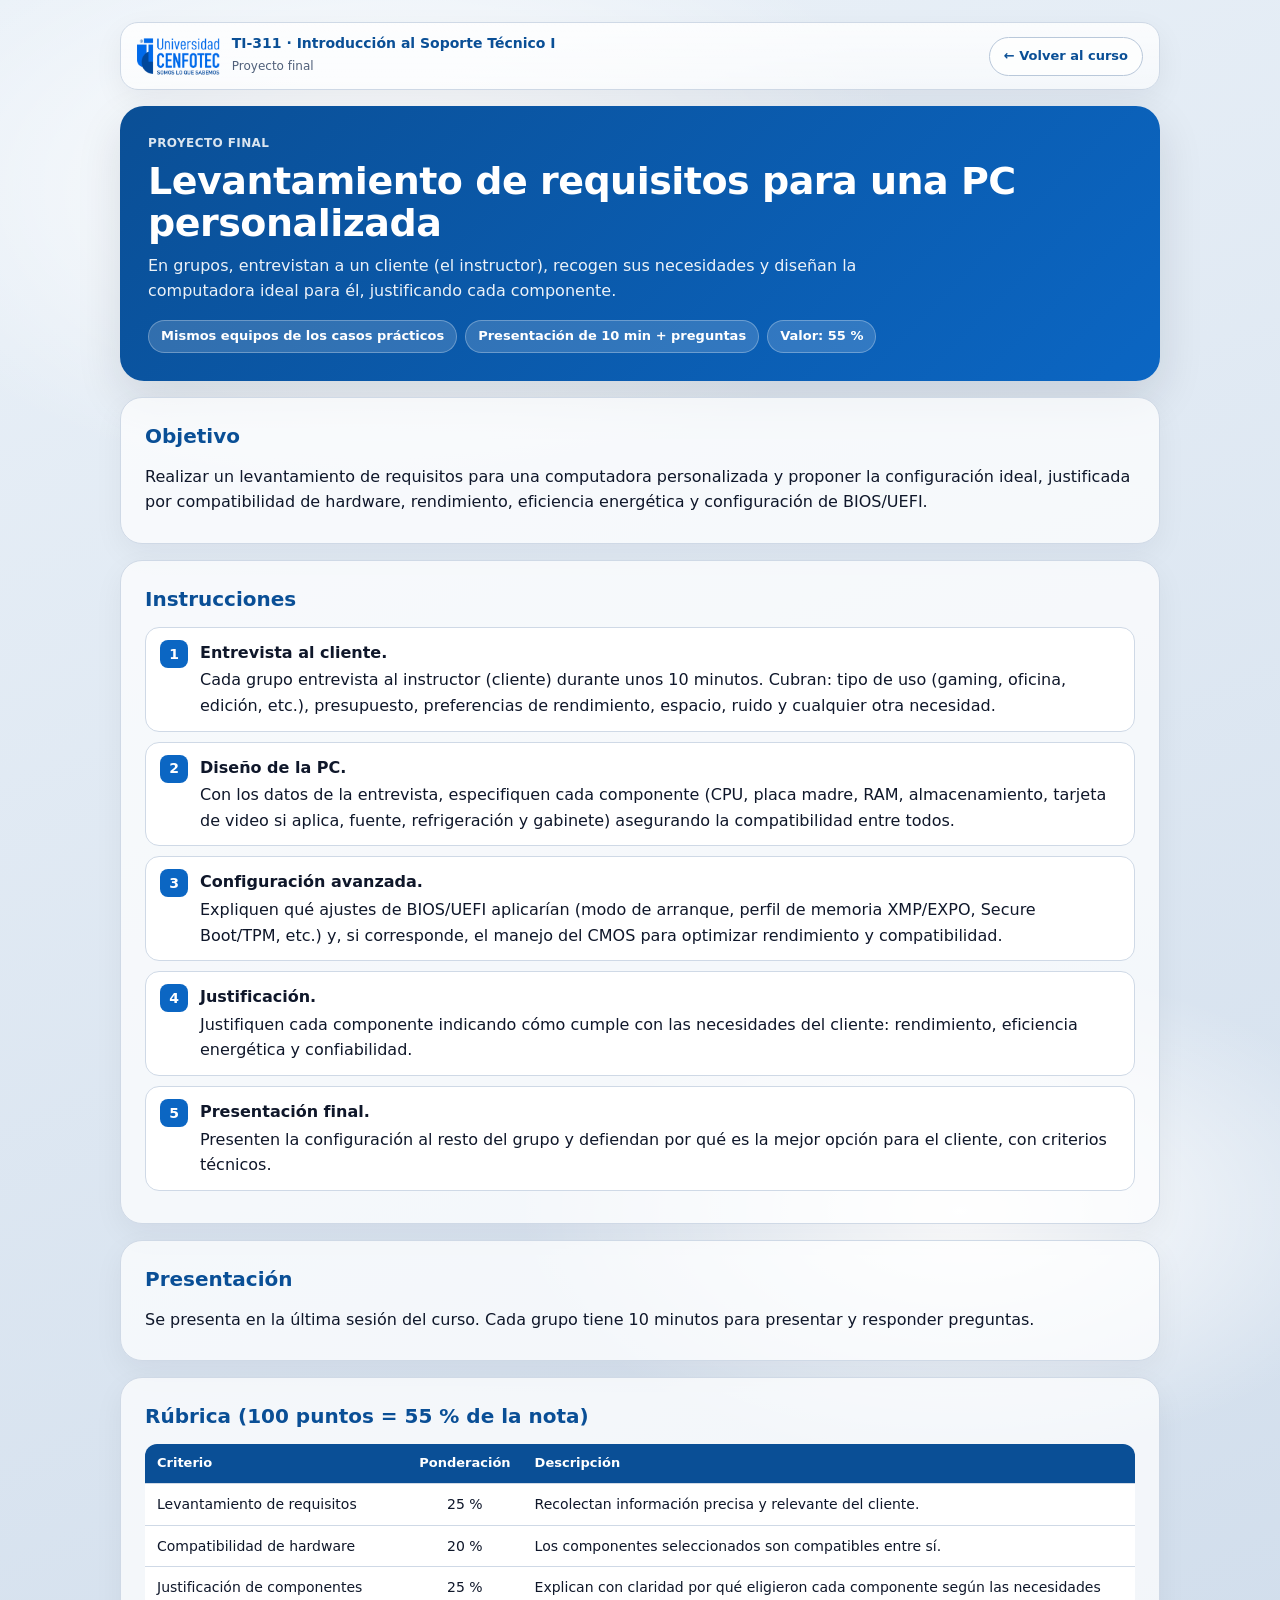
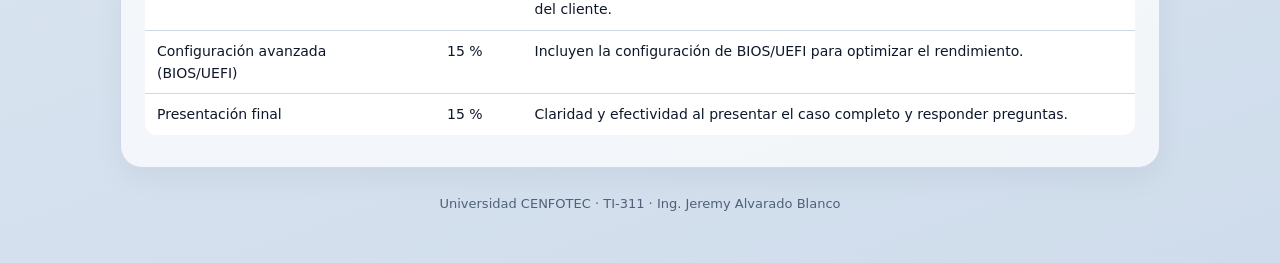
<file: proyecto.html>
<!doctype html>
<html lang="es">
<head>
<meta charset="utf-8">
<meta name="viewport" content="width=device-width,initial-scale=1">
<title>Proyecto final · PC personalizada</title>
<link rel="stylesheet" href="curso.css">
</head>
<body>
<div class="wrap">

  <div class="topbar">
    <div class="brand">
      <img src="cenfotec-logo.png" alt="Universidad CENFOTEC">
      <div><b>TI-311 · Introducción al Soporte Técnico I</b><span>Proyecto final</span></div>
    </div>
    <a class="back" href="index.html">← Volver al curso</a>
  </div>

  <header class="hero">
    <div class="kicker">Proyecto final</div>
    <h1>Levantamiento de requisitos para una PC personalizada</h1>
    <p>En grupos, entrevistan a un cliente (el instructor), recogen sus necesidades y diseñan la computadora ideal para él, justificando cada componente.</p>
    <div class="meta">
      <span>Mismos equipos de los casos prácticos</span>
      <span>Presentación de 10 min + preguntas</span>
      <span>Valor: 55 %</span>
    </div>
  </header>

  <section class="section">
    <h2>Objetivo</h2>
    <p>Realizar un levantamiento de requisitos para una computadora personalizada y proponer la configuración ideal, justificada por compatibilidad de hardware, rendimiento, eficiencia energética y configuración de BIOS/UEFI.</p>
  </section>

  <section class="section">
    <h2>Instrucciones</h2>
    <ol class="steps">
      <li><b class="t">Entrevista al cliente.</b>Cada grupo entrevista al instructor (cliente) durante unos 10 minutos. Cubran: tipo de uso (gaming, oficina, edición, etc.), presupuesto, preferencias de rendimiento, espacio, ruido y cualquier otra necesidad.</li>
      <li><b class="t">Diseño de la PC.</b>Con los datos de la entrevista, especifiquen cada componente (CPU, placa madre, RAM, almacenamiento, tarjeta de video si aplica, fuente, refrigeración y gabinete) asegurando la compatibilidad entre todos.</li>
      <li><b class="t">Configuración avanzada.</b>Expliquen qué ajustes de BIOS/UEFI aplicarían (modo de arranque, perfil de memoria XMP/EXPO, Secure Boot/TPM, etc.) y, si corresponde, el manejo del CMOS para optimizar rendimiento y compatibilidad.</li>
      <li><b class="t">Justificación.</b>Justifiquen cada componente indicando cómo cumple con las necesidades del cliente: rendimiento, eficiencia energética y confiabilidad.</li>
      <li><b class="t">Presentación final.</b>Presenten la configuración al resto del grupo y defiendan por qué es la mejor opción para el cliente, con criterios técnicos.</li>
    </ol>
  </section>

  <section class="section">
    <h2>Presentación</h2>
    <p>Se presenta en la última sesión del curso. Cada grupo tiene 10 minutos para presentar y responder preguntas.</p>
  </section>

  <section class="section">
    <h2>Rúbrica (100 puntos = 55 % de la nota)</h2>
    <div class="tbl-wrap">
      <table>
        <tr><th>Criterio</th><th class="c">Ponderación</th><th>Descripción</th></tr>
        <tr><td>Levantamiento de requisitos</td><td class="c">25 %</td><td>Recolectan información precisa y relevante del cliente.</td></tr>
        <tr><td>Compatibilidad de hardware</td><td class="c">20 %</td><td>Los componentes seleccionados son compatibles entre sí.</td></tr>
        <tr><td>Justificación de componentes</td><td class="c">25 %</td><td>Explican con claridad por qué eligieron cada componente según las necesidades del cliente.</td></tr>
        <tr><td>Configuración avanzada (BIOS/UEFI)</td><td class="c">15 %</td><td>Incluyen la configuración de BIOS/UEFI para optimizar el rendimiento.</td></tr>
        <tr><td>Presentación final</td><td class="c">15 %</td><td>Claridad y efectividad al presentar el caso completo y responder preguntas.</td></tr>
      </table>
    </div>
  </section>

  <div class="footer">Universidad CENFOTEC · TI-311 · Ing. Jeremy Alvarado Blanco</div>
</div>
</body>
</html>
</file>
<file: curso.css>
/* Estilo compartido: index, casos prácticos y proyecto (mismo look que las clases) */
:root{
  --bg1:#eaf1f8;
  --bg2:#cfdceb;
  --stroke:#cfd9e6;
  --stroke2:#b9c8da;
  --text:#0f172a;
  --muted:#50607a;
  --brand:#0b66c3;
  --brand2:#0a4f96;
  --ok:#16a34a;
  --warn:#b45309;
  --shadow:0 18px 45px rgba(15,23,42,.12);
}
*{box-sizing:border-box}
html{scroll-behavior:smooth}
body{
  margin:0;
  font-family:ui-sans-serif, system-ui, -apple-system, "Segoe UI", Roboto, Helvetica, Arial, sans-serif;
  color:var(--text);
  line-height:1.6;
  background:
    radial-gradient(900px 500px at 30% 10%, #fff 0%, rgba(255,255,255,0) 60%),
    radial-gradient(800px 450px at 75% 65%, #fff 0%, rgba(255,255,255,0) 55%),
    linear-gradient(160deg, var(--bg1), var(--bg2));
  min-height:100vh;
  padding:22px 16px 48px;
}
.wrap{max-width:1040px;margin:0 auto}

/* barra superior */
.topbar{
  display:flex;align-items:center;justify-content:space-between;gap:14px;flex-wrap:wrap;
  background:linear-gradient(180deg, rgba(255,255,255,.82), rgba(255,255,255,.6));
  border:1px solid var(--stroke);border-radius:18px;padding:12px 16px;
  box-shadow:0 10px 30px rgba(15,23,42,.06);
}
.brand{display:flex;align-items:center;gap:12px}
.brand img{height:40px;width:auto;display:block}
.brand b{display:block;font-size:14px;color:var(--brand2);line-height:1.2}
.brand span{font-size:12px;color:var(--muted)}
.back{
  text-decoration:none;font-weight:700;font-size:13px;color:var(--brand2);
  border:1px solid var(--stroke2);background:rgba(255,255,255,.8);
  padding:8px 14px;border-radius:999px;transition:.15s;
}
.back:hover{background:#fff;transform:translateY(-1px)}

/* encabezado */
.hero{
  margin-top:16px;padding:28px;border-radius:24px;
  background:linear-gradient(135deg, var(--brand2), var(--brand));
  color:#fff;box-shadow:var(--shadow);
}
.kicker{font-size:12px;font-weight:800;letter-spacing:.4px;text-transform:uppercase;opacity:.85}
.hero h1{margin:6px 0 8px;font-size:clamp(26px,4vw,38px);line-height:1.12;letter-spacing:-.5px}
.hero p{margin:0;max-width:760px;opacity:.92}
.meta{display:flex;flex-wrap:wrap;gap:8px;margin-top:16px}
.meta span{
  background:rgba(255,255,255,.16);border:1px solid rgba(255,255,255,.28);
  padding:5px 12px;border-radius:999px;font-size:13px;font-weight:600;
}

/* secciones */
.section{
  margin-top:16px;padding:22px 24px;border-radius:22px;
  background:rgba(255,255,255,.72);border:1px solid var(--stroke);
  box-shadow:0 10px 30px rgba(15,23,42,.05);
}
.section h2{
  margin:0 0 12px;font-size:20px;color:var(--brand2);
  display:flex;align-items:center;gap:10px;
}
.section h2 .n{
  display:inline-grid;place-items:center;width:30px;height:30px;border-radius:9px;
  background:var(--brand);color:#fff;font-size:15px;flex:none;
}
.section h3{margin:18px 0 6px;font-size:16px;color:var(--text)}
.section p{margin:6px 0}
.section ul,.section ol{margin:6px 0;padding-left:22px}
.section li{margin:4px 0}
.muted{color:var(--muted)}

/* ticket del cliente */
.ticket{
  border:1px solid var(--stroke2);border-left:6px solid var(--brand);
  background:#fff;border-radius:14px;padding:14px 18px;margin:10px 0;
}
.ticket .head{display:flex;justify-content:space-between;flex-wrap:wrap;gap:6px;font-size:13px;color:var(--muted);margin-bottom:6px}
.ticket .head b{color:var(--text)}
.ticket blockquote{margin:0;font-style:italic}

/* tablas */
.tbl-wrap{overflow-x:auto;margin:10px 0}
table{width:100%;border-collapse:collapse;background:#fff;border-radius:12px;overflow:hidden;font-size:14px}
th,td{padding:9px 12px;border-bottom:1px solid var(--stroke);text-align:left;vertical-align:top}
th{background:var(--brand2);color:#fff;font-weight:700;font-size:13px}
tr:last-child td{border-bottom:none}
td.c,th.c{text-align:center}
.fill td{color:#94a3b8;font-style:italic}

/* datos tipo pantalla */
.screen{
  background:#0f172a;color:#e2e8f0;border-radius:14px;padding:14px 18px;margin:10px 0;
  font-family:Consolas, "Cascadia Mono", Menlo, monospace;font-size:13px;line-height:1.7;overflow-x:auto;
}
.screen .k{color:#93c5fd}
.screen .bad{color:#fca5a5}
.screen .ok{color:#86efac}

/* tarjetas en grilla */
.grid2{display:grid;grid-template-columns:repeat(auto-fit,minmax(260px,1fr));gap:12px;margin:10px 0}
.card{background:#fff;border:1px solid var(--stroke);border-radius:16px;padding:14px 16px}
.card h4{margin:0 0 6px;font-size:15px;color:var(--brand2)}

/* avisos */
.note{border-radius:14px;padding:12px 16px;margin:10px 0;font-size:14px}
.note.info{background:#e0ecf9;border:1px solid #b9d3f0}
.note.warn{background:#fef3c7;border:1px solid #fcd34d}

/* pasos */
.steps{counter-reset:s;list-style:none;padding:0 !important}
.steps>li{counter-increment:s;position:relative;padding:12px 14px 12px 54px;background:#fff;border:1px solid var(--stroke);border-radius:14px;margin:10px 0}
.steps>li::before{
  content:counter(s);position:absolute;left:14px;top:12px;width:28px;height:28px;border-radius:8px;
  background:var(--brand);color:#fff;font-weight:800;display:grid;place-items:center;font-size:14px;
}
.steps>li b.t{display:block;margin-bottom:2px}

/* revelar */
details.reveal{margin:12px 0;border:1px dashed rgba(11,102,195,.45);border-radius:14px;background:#fff}
details.reveal summary{cursor:pointer;padding:12px 16px;font-weight:700;color:var(--brand2);list-style:none}
details.reveal summary::-webkit-details-marker{display:none}
details.reveal summary::before{content:"▸ ";}
details.reveal[open] summary::before{content:"▾ ";}
details.reveal .in{padding:0 16px 14px}

.footer{margin-top:26px;text-align:center;font-size:13px;color:var(--muted)}

@media print{
  body{background:#fff;padding:0}
  .back{display:none}
  .section,.hero{box-shadow:none}
  details.reveal .in{display:block}
}
</file>
